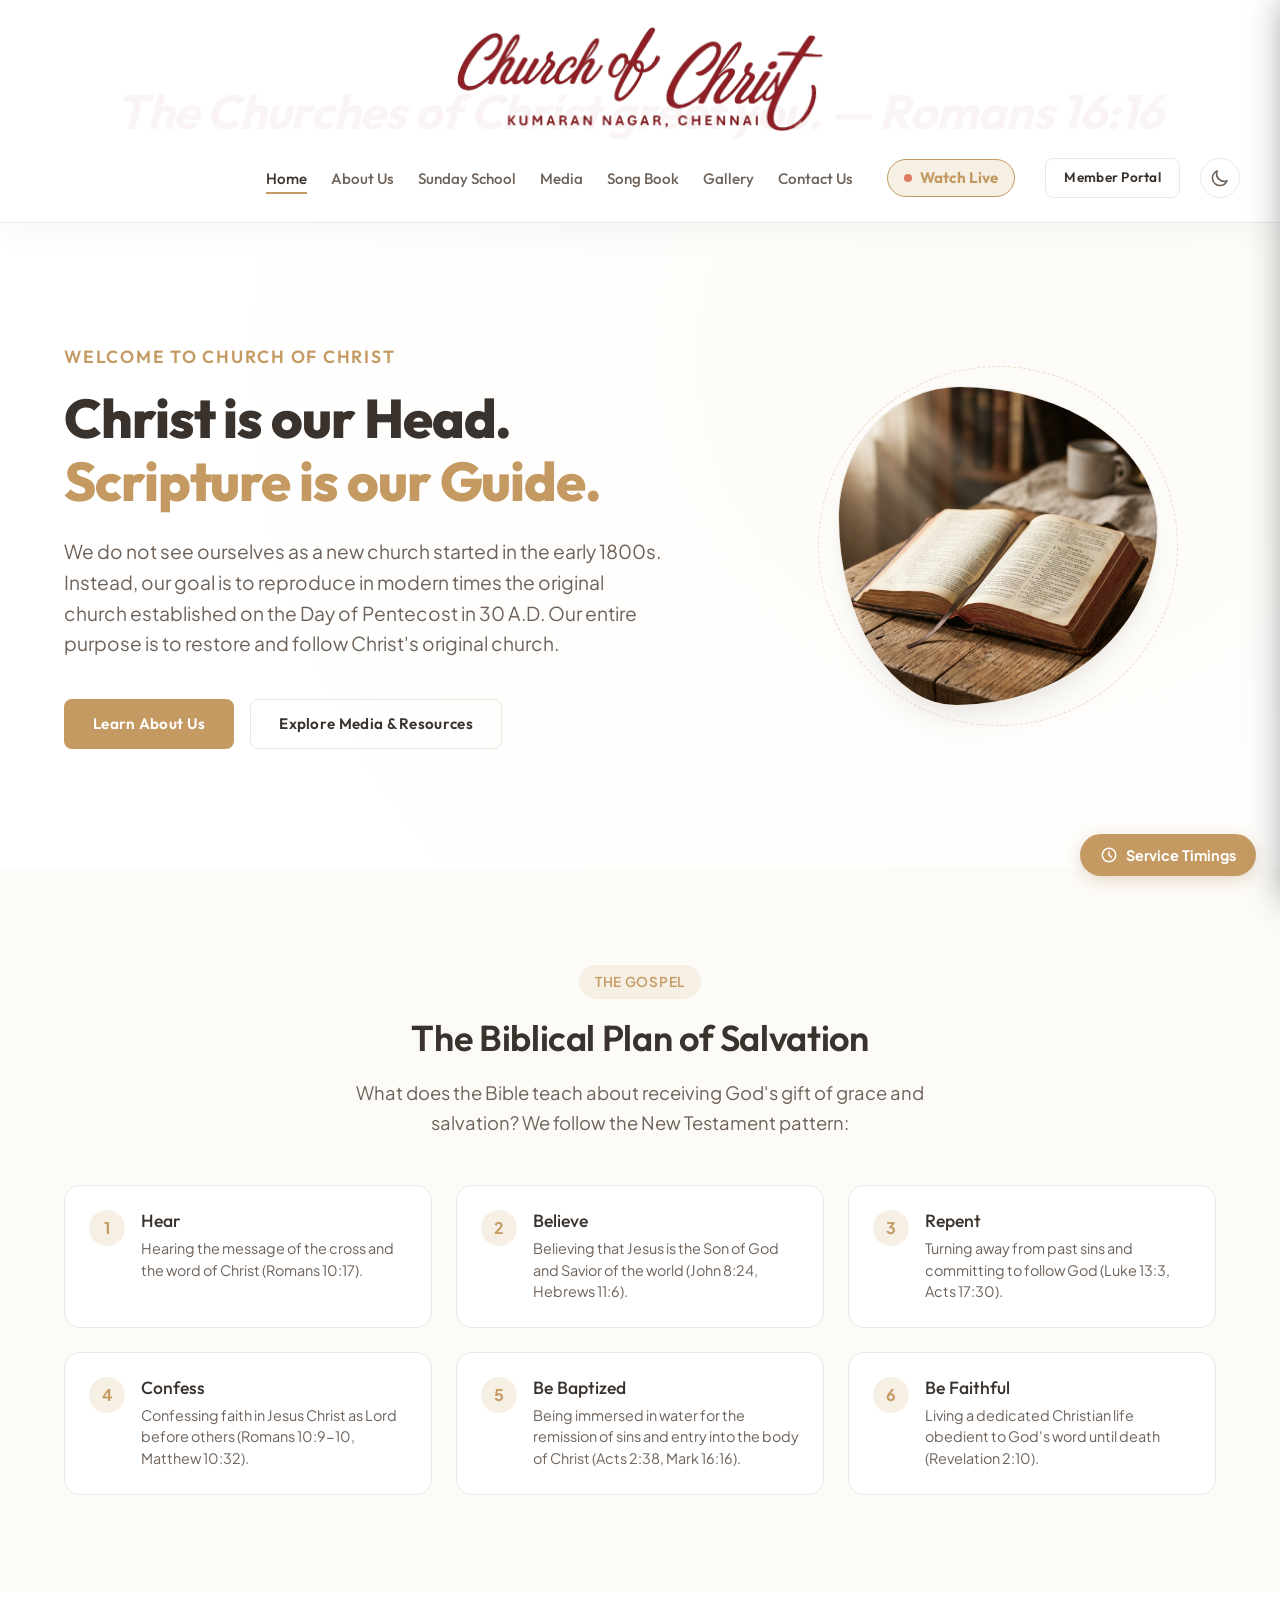
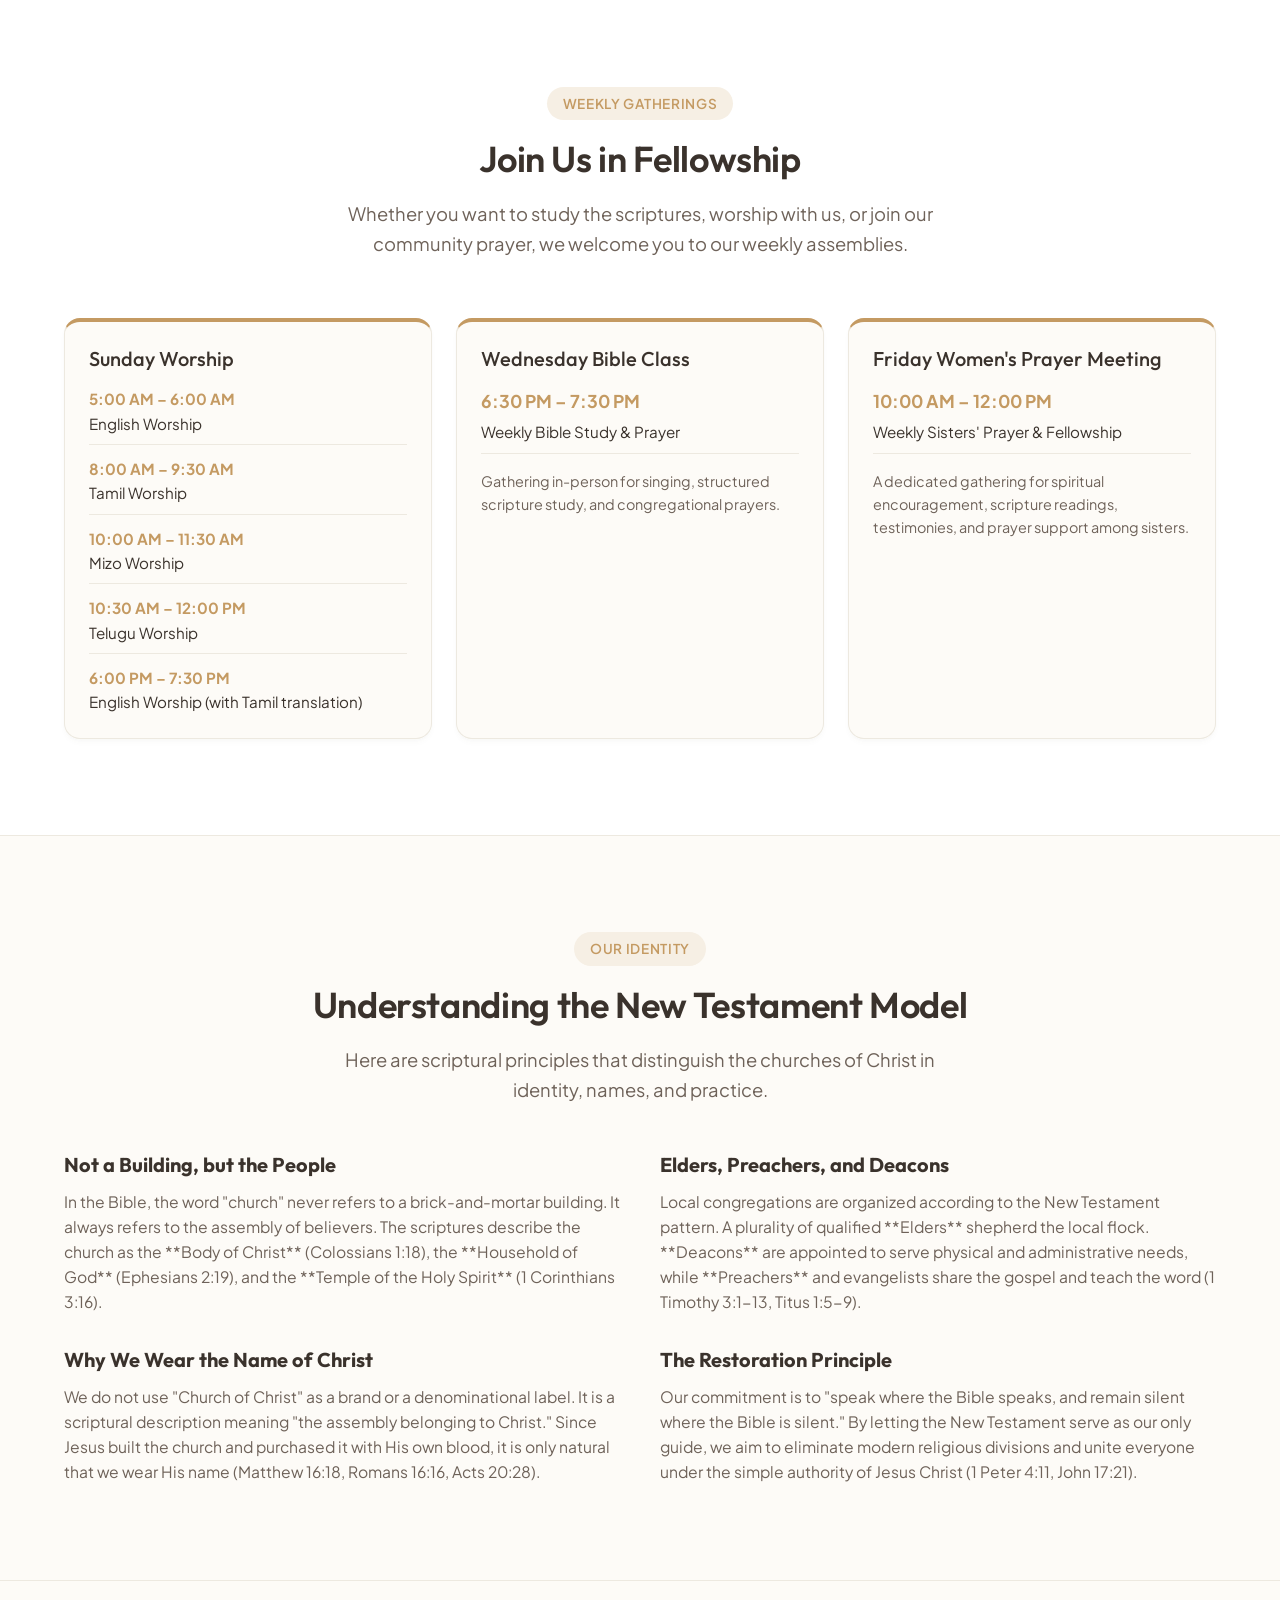
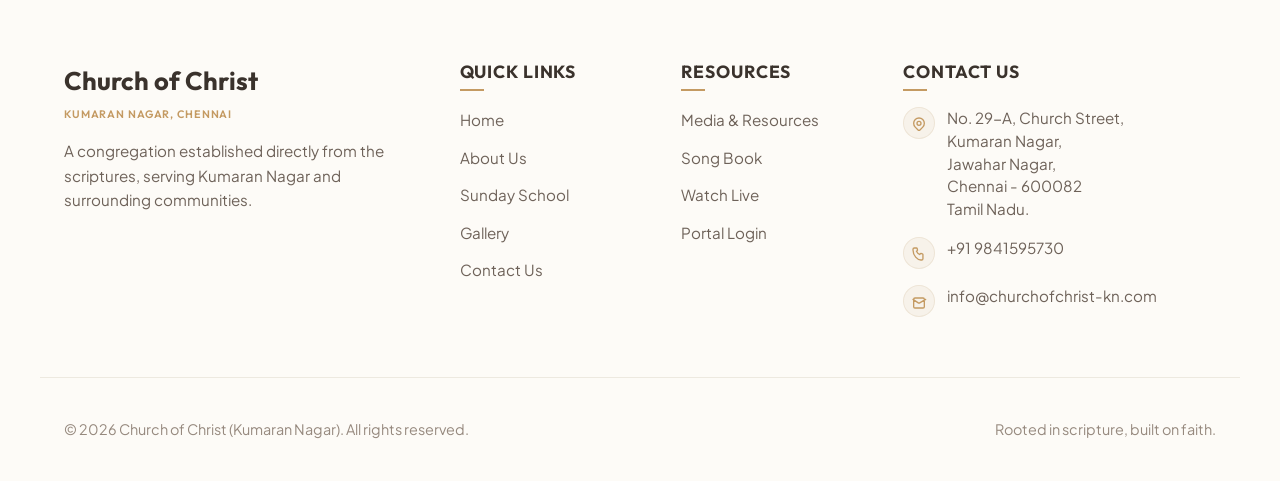
<file: index.html>
<!DOCTYPE html>
<html lang="en">
<head>
  <meta charset="UTF-8">
  <meta name="viewport" content="width=device-width, initial-scale=1.0">
  <title>Church of Christ - Home</title>
  <meta name="description" content="Welcome to the Church of Christ, rooted directly in the scriptures. Join us for worship and fellowship.">
  <link rel="stylesheet" href="css/style.css?v=1.3">
  <script>
    (function() {
      const theme = localStorage.getItem('theme') || 'light';
      if (theme === 'dark') {
        document.documentElement.classList.add('dark-theme');
      }
    })();
  </script>
</head>
<body class="fade-in">

  <!-- GLOBAL HEADER -->
  <header class="header">
    <div class="container nav-container">
      <div class="logo-wrapper">
        <!-- Placeholder space for Logo. Graceful layout balance if removed. -->
        <a href="index.html" class="logo" id="header-logo">
          <div class="logo-img-wrapper">
            <img src="images/Red_NB.png" alt="Church of Christ" class="logo-img">
            <span class="logo-img-tagline">Kumaran Nagar, Chennai</span>
          </div>
        </a>
      </div>
      
      
      
      <ul class="nav-menu">
        <li><a href="index.html" class="nav-link active">Home</a></li>
        <li><a href="about.html" class="nav-link">About Us</a></li>
        <li><a href="sundayschool.html" class="nav-link">Sunday School</a></li>
        <li><a href="media.html" class="nav-link">Media</a></li>
        <li class="nav-item-dropdown">
          <a href="javascript:void(0)" class="nav-link" style="cursor: default;">Song Book</a>
          <ul class="dropdown-menu">
            <li><a href="songbook.html?lang=tamil" class="dropdown-item">Tamil Songs</a></li>
            <li><a href="songbook.html?lang=english" class="dropdown-item">English Songs</a></li>
          </ul>
        </li>
        <li><a href="gallery.html" class="nav-link">Gallery</a></li>
        <li><a href="contact.html" class="nav-link">Contact Us</a></li>
        <li class="mobile-only" style="margin-top: 15px; width: 100%; list-style: none;">
          <button class="theme-toggle-btn mobile-theme-toggle" aria-label="Toggle Theme" style="background: none; border: 1.5px solid var(--border-color); border-radius: 8px; padding: 10px 16px; width: 100%; display: flex; align-items: center; justify-content: center; gap: 12px; cursor: pointer; color: var(--text-primary); font-family: var(--font-headings); font-weight: 500; font-size: 0.95rem;">
            <svg class="theme-icon-moon" fill="none" stroke="currentColor" viewBox="0 0 24 24" xmlns="http://www.w3.org/2000/svg" style="width: 20px; height: 20px;">
              <path stroke-linecap="round" stroke-linejoin="round" stroke-width="2" d="M20.354 15.354A9 9 0 018.646 3.646 9.003 9.003 0 0012 21a9.003 9.003 0 008.354-5.646z"></path>
            </svg>
            <svg class="theme-icon-sun" fill="none" stroke="currentColor" viewBox="0 0 24 24" xmlns="http://www.w3.org/2000/svg" style="display: none; width: 20px; height: 20px;">
              <path stroke-linecap="round" stroke-linejoin="round" stroke-width="2" d="M12 3v1m0 16v1m9-9h-1M4 9H3m15.364-6.364l-.707.707M6.343 17.657l-.707.707m0-12.728l.707.707m12.728 12.728l.707-.707M12 8a4 4 0 100 8 4 4 0 000-8z"></path>
            </svg>
            <span>Theme Mode</span>
          </button>
        </li>
        <li class="nav-live-wrapper" style="margin-left: 10px;"><a href="live.html" class="nav-link nav-link-live"><span class="live-dot-pulse"></span>Watch Live</a></li>
        <li class="nav-btn mobile-only"><a href="login.html" class="btn btn-secondary btn-sm" id="member-portal-nav-btn-mobile">Member Portal</a></li>
      </ul>
      
      <div class="nav-right-area">
        <div class="nav-action desktop-only">
        <a href="login.html" class="btn btn-secondary btn-sm" id="member-portal-nav-btn">Member Portal</a>
      </div>
        <button id="theme-toggle" class="theme-toggle-btn" aria-label="Toggle Theme">
          <svg class="theme-icon-moon" fill="none" stroke="currentColor" viewBox="0 0 24 24" xmlns="http://www.w3.org/2000/svg">
            <path stroke-linecap="round" stroke-linejoin="round" stroke-width="2" d="M20.354 15.354A9 9 0 018.646 3.646 9.003 9.003 0 0012 21a9.003 9.003 0 008.354-5.646z"></path>
          </svg>
          <svg class="theme-icon-sun" fill="none" stroke="currentColor" viewBox="0 0 24 24" xmlns="http://www.w3.org/2000/svg" style="display: none;">
            <path stroke-linecap="round" stroke-linejoin="round" stroke-width="2" d="M12 3v1m0 16v1m9-9h-1M4 9H3m15.364-6.364l-.707.707M6.343 17.657l-.707.707m0-12.728l.707.707m12.728 12.728l.707-.707M12 8a4 4 0 100 8 4 4 0 000-8z"></path>
          </svg>
        </button>
        <button class="mobile-toggle" aria-label="Toggle menu" id="menu-toggle-btn">
        <span></span>
        <span></span>
        <span></span>
      </button>
      </div>
    </div>
  </header>


  <!-- HERO SECTION -->
  <section class="hero">
    <div class="container hero-grid">
      <div class="hero-content">
        <span class="hero-subtitle">Welcome to Church of Christ</span>
        <h1 class="hero-title" style="font-size: clamp(2.2rem, 5vw, 3.4rem); line-height: 1.15; font-family: var(--font-headings); font-weight: 800;">Christ is our Head.<br><span style="color: var(--color-accent);">Scripture is our Guide.</span></h1>
        <p class="hero-description">We do not see ourselves as a new church started in the early 1800s. Instead, our goal is to reproduce in modern times the original church established on the Day of Pentecost in 30 A.D. Our entire purpose is to restore and follow Christ's original church.</p>
        <div class="hero-ctas">
          <a href="about.html" class="btn btn-primary">Learn About Us</a>
          <a href="media.html" class="btn btn-secondary">Explore Media & Resources</a>
        </div>
      </div>
      <div class="hero-graphics">
        <div class="hero-shape-container">
          <div class="hero-shape-base" style="overflow: hidden; display: flex; align-items: center; justify-content: center;">
            <img src="images/hero-worship.png" alt="Open Holy Bible" style="width: 100%; height: 100%; object-fit: cover;">
          </div>
          <div class="hero-shape-ring"></div>
        </div>
      </div>
    </div>
  </section>

    <!-- WHAT WE BELIEVE SECTION (Swapped Plan of Salvation to Home) -->
  <section class="section section-secondary" id="doctrine">
    <div class="container">
      <div class="section-title-wrapper text-center" style="margin-bottom: 48px;">
        <span class="badge">THE GOSPEL</span>
        <h2>The Biblical Plan of Salvation</h2>
        <p style="max-width: 600px; margin: 0 auto; color: var(--text-secondary);">What does the Bible teach about receiving God's gift of grace and salvation? We follow the New Testament pattern:</p>
      </div>

      <div class="grid grid-3" style="gap: 24px;">
        <!-- Step 1 -->
        <div style="background-color: var(--bg-primary); border: 1px solid var(--border-color); border-radius: var(--border-radius-md); padding: 24px; display: flex; gap: 16px; align-items: flex-start;">
          <div style="background-color: var(--color-accent-light); color: var(--color-accent); width: 36px; height: 36px; border-radius: 50%; display: flex; align-items: center; justify-content: center; font-weight: 700; flex-shrink: 0;">1</div>
          <div>
            <h4 style="font-size: 1.1rem; margin-bottom: 6px;">Hear</h4>
            <p style="font-size: 0.9rem; color: var(--text-secondary); line-height: 1.5; margin: 0;">Hearing the message of the cross and the word of Christ (Romans 10:17).</p>
          </div>
        </div>
        <!-- Step 2 -->
        <div style="background-color: var(--bg-primary); border: 1px solid var(--border-color); border-radius: var(--border-radius-md); padding: 24px; display: flex; gap: 16px; align-items: flex-start;">
          <div style="background-color: var(--color-accent-light); color: var(--color-accent); width: 36px; height: 36px; border-radius: 50%; display: flex; align-items: center; justify-content: center; font-weight: 700; flex-shrink: 0;">2</div>
          <div>
            <h4 style="font-size: 1.1rem; margin-bottom: 6px;">Believe</h4>
            <p style="font-size: 0.9rem; color: var(--text-secondary); line-height: 1.5; margin: 0;">Believing that Jesus is the Son of God and Savior of the world (John 8:24, Hebrews 11:6).</p>
          </div>
        </div>
        <!-- Step 3 -->
        <div style="background-color: var(--bg-primary); border: 1px solid var(--border-color); border-radius: var(--border-radius-md); padding: 24px; display: flex; gap: 16px; align-items: flex-start;">
          <div style="background-color: var(--color-accent-light); color: var(--color-accent); width: 36px; height: 36px; border-radius: 50%; display: flex; align-items: center; justify-content: center; font-weight: 700; flex-shrink: 0;">3</div>
          <div>
            <h4 style="font-size: 1.1rem; margin-bottom: 6px;">Repent</h4>
            <p style="font-size: 0.9rem; color: var(--text-secondary); line-height: 1.5; margin: 0;">Turning away from past sins and committing to follow God (Luke 13:3, Acts 17:30).</p>
          </div>
        </div>
        <!-- Step 4 -->
        <div style="background-color: var(--bg-primary); border: 1px solid var(--border-color); border-radius: var(--border-radius-md); padding: 24px; display: flex; gap: 16px; align-items: flex-start;">
          <div style="background-color: var(--color-accent-light); color: var(--color-accent); width: 36px; height: 36px; border-radius: 50%; display: flex; align-items: center; justify-content: center; font-weight: 700; flex-shrink: 0;">4</div>
          <div>
            <h4 style="font-size: 1.1rem; margin-bottom: 6px;">Confess</h4>
            <p style="font-size: 0.9rem; color: var(--text-secondary); line-height: 1.5; margin: 0;">Confessing faith in Jesus Christ as Lord before others (Romans 10:9-10, Matthew 10:32).</p>
          </div>
        </div>
        <!-- Step 5 -->
        <div style="background-color: var(--bg-primary); border: 1px solid var(--border-color); border-radius: var(--border-radius-md); padding: 24px; display: flex; gap: 16px; align-items: flex-start;">
          <div style="background-color: var(--color-accent-light); color: var(--color-accent); width: 36px; height: 36px; border-radius: 50%; display: flex; align-items: center; justify-content: center; font-weight: 700; flex-shrink: 0;">5</div>
          <div>
            <h4 style="font-size: 1.1rem; margin-bottom: 6px;">Be Baptized</h4>
            <p style="font-size: 0.9rem; color: var(--text-secondary); line-height: 1.5; margin: 0;">Being immersed in water for the remission of sins and entry into the body of Christ (Acts 2:38, Mark 16:16).</p>
          </div>
        </div>
        <!-- Step 6 -->
        <div style="background-color: var(--bg-primary); border: 1px solid var(--border-color); border-radius: var(--border-radius-md); padding: 24px; display: flex; gap: 16px; align-items: flex-start;">
          <div style="background-color: var(--color-accent-light); color: var(--color-accent); width: 36px; height: 36px; border-radius: 50%; display: flex; align-items: center; justify-content: center; font-weight: 700; flex-shrink: 0;">6</div>
          <div>
            <h4 style="font-size: 1.1rem; margin-bottom: 6px;">Be Faithful</h4>
            <p style="font-size: 0.9rem; color: var(--text-secondary); line-height: 1.5; margin: 0;">Living a dedicated Christian life obedient to God's word until death (Revelation 2:10).</p>
          </div>
        </div>
      </div>
    </div>
  </section>

  <!-- WEEKLY GATHERINGS SECTION -->
  <section class="section">
    <div class="container">
      <div class="section-title-wrapper text-center">
        <span class="badge">Weekly Gatherings</span>
        <h2>Join Us in Fellowship</h2>
        <p style="max-width: 600px; margin: 0 auto; color: var(--text-secondary);">Whether you want to study the scriptures, worship with us, or join our community prayer, we welcome you to our weekly assemblies.</p>
      </div>

      <div class="grid grid-3" style="margin-top: 40px; align-items: stretch; gap: 24px;">
        <!-- Sunday Worship Tile -->
        <div style="background-color: var(--bg-secondary); border: 1px solid var(--border-color); border-radius: var(--border-radius-md); padding: 24px; border-top: 4px solid var(--color-accent); display: flex; flex-direction: column; gap: 16px; box-shadow: var(--shadow-sm);">
          <h3 style="font-size: 1.25rem; margin-bottom: 0; color: var(--text-primary);">Sunday Worship</h3>
          <ul style="list-style: none; padding: 0; margin: 0; display: flex; flex-direction: column; gap: 12px; font-size: 0.95rem;">
            <li style="padding-bottom: 8px; border-bottom: 1px solid var(--border-color);">
              <span style="display: block; font-weight: 700; color: var(--color-accent);">5:00 AM – 6:00 AM</span>
              <span style="color: var(--text-primary);">English Worship</span>
            </li>
            <li style="padding-bottom: 8px; border-bottom: 1px solid var(--border-color);">
              <span style="display: block; font-weight: 700; color: var(--color-accent);">8:00 AM – 9:30 AM</span>
              <span style="color: var(--text-primary);">Tamil Worship</span>
            </li>
            <li style="padding-bottom: 8px; border-bottom: 1px solid var(--border-color);">
              <span style="display: block; font-weight: 700; color: var(--color-accent);">10:00 AM – 11:30 AM</span>
              <span style="color: var(--text-primary);">Mizo Worship</span>
            </li>
            <li style="padding-bottom: 8px; border-bottom: 1px solid var(--border-color);">
              <span style="display: block; font-weight: 700; color: var(--color-accent);">10:30 AM – 12:00 PM</span>
              <span style="color: var(--text-primary);">Telugu Worship</span>
            </li>
            <li>
              <span style="display: block; font-weight: 700; color: var(--color-accent);">6:00 PM – 7:30 PM</span>
              <span style="color: var(--text-primary);">English Worship (with Tamil translation)</span>
            </li>
          </ul>
        </div>

        <!-- Wednesday Bible Class Tile -->
        <div style="background-color: var(--bg-secondary); border: 1px solid var(--border-color); border-radius: var(--border-radius-md); padding: 24px; border-top: 4px solid var(--color-accent); display: flex; flex-direction: column; gap: 16px; box-shadow: var(--shadow-sm);">
          <h3 style="font-size: 1.25rem; margin-bottom: 0; color: var(--text-primary);">Wednesday Bible Class</h3>
          <div style="padding-bottom: 8px; border-bottom: 1px solid var(--border-color);">
            <span style="display: block; font-weight: 700; color: var(--color-accent); font-size: 1.1rem; margin-bottom: 4px;">6:30 PM – 7:30 PM</span>
            <span style="color: var(--text-primary); font-size: 0.95rem;">Weekly Bible Study & Prayer</span>
          </div>
          <p style="font-size: 0.9rem; line-height: 1.6; color: var(--text-secondary); margin: 0;">Gathering in-person for singing, structured scripture study, and congregational prayers.</p>
        </div>

        <!-- Friday Women's Prayer Meeting Tile -->
        <div style="background-color: var(--bg-secondary); border: 1px solid var(--border-color); border-radius: var(--border-radius-md); padding: 24px; border-top: 4px solid var(--color-accent); display: flex; flex-direction: column; gap: 16px; box-shadow: var(--shadow-sm);">
          <h3 style="font-size: 1.25rem; margin-bottom: 0; color: var(--text-primary);">Friday Women's Prayer Meeting</h3>
          <div style="padding-bottom: 8px; border-bottom: 1px solid var(--border-color);">
            <span style="display: block; font-weight: 700; color: var(--color-accent); font-size: 1.1rem; margin-bottom: 4px;">10:00 AM – 12:00 PM</span>
            <span style="color: var(--text-primary); font-size: 0.95rem;">Weekly Sisters' Prayer & Fellowship</span>
          </div>
          <p style="font-size: 0.9rem; line-height: 1.6; color: var(--text-secondary); margin: 0;">A dedicated gathering for spiritual encouragement, scripture readings, testimonies, and prayer support among sisters.</p>
        </div>
      </div>
    </div>
  </section>

  <!-- BIBLICAL PATTERN SECTION (Added below timings) -->
  <section class="section section-secondary" id="biblical-pattern" style="border-top: 1px solid var(--border-color);">
    <div class="container">
      <div class="section-title-wrapper text-center" style="margin-bottom: 48px;">
        <span class="badge">OUR IDENTITY</span>
        <h2>Understanding the New Testament Model</h2>
        <p style="max-width: 600px; margin: 0 auto; color: var(--text-secondary);">Here are scriptural principles that distinguish the churches of Christ in identity, names, and practice.</p>
      </div>

      <div class="grid grid-2" style="gap: 40px;">
        <!-- Column 1 -->
        <div style="display: flex; flex-direction: column; gap: 32px;">
          <!-- Item A -->
          <div>
            <h3 style="font-size: 1.25rem; color: var(--text-primary); margin-bottom: 12px; font-family: var(--font-headings); font-weight: 700;">Not a Building, but the People</h3>
            <p style="font-size: 0.98rem; line-height: 1.6; color: var(--text-secondary); margin: 0;">
              In the Bible, the word "church" never refers to a brick-and-mortar building. It always refers to the assembly of believers. The scriptures describe the church as the **Body of Christ** (Colossians 1:18), the **Household of God** (Ephesians 2:19), and the **Temple of the Holy Spirit** (1 Corinthians 3:16).
            </p>
          </div>

          <!-- Item B -->
          <div>
            <h3 style="font-size: 1.25rem; color: var(--text-primary); margin-bottom: 12px; font-family: var(--font-headings); font-weight: 700;">Why We Wear the Name of Christ</h3>
            <p style="font-size: 0.98rem; line-height: 1.6; color: var(--text-secondary); margin: 0;">
              We do not use "Church of Christ" as a brand or a denominational label. It is a scriptural description meaning "the assembly belonging to Christ." Since Jesus built the church and purchased it with His own blood, it is only natural that we wear His name (Matthew 16:18, Romans 16:16, Acts 20:28).
            </p>
          </div>
        </div>

        <!-- Column 2 -->
        <div style="display: flex; flex-direction: column; gap: 32px;">
          <!-- Item C -->
          <div>
            <h3 style="font-size: 1.25rem; color: var(--text-primary); margin-bottom: 12px; font-family: var(--font-headings); font-weight: 700;">Elders, Preachers, and Deacons</h3>
            <p style="font-size: 0.98rem; line-height: 1.6; color: var(--text-secondary); margin: 0;">
              Local congregations are organized according to the New Testament pattern. A plurality of qualified **Elders** shepherd the local flock. **Deacons** are appointed to serve physical and administrative needs, while **Preachers** and evangelists share the gospel and teach the word (1 Timothy 3:1-13, Titus 1:5-9).
            </p>
          </div>

          <!-- Item D -->
          <div>
            <h3 style="font-size: 1.25rem; color: var(--text-primary); margin-bottom: 12px; font-family: var(--font-headings); font-weight: 700;">The Restoration Principle</h3>
            <p style="font-size: 0.98rem; line-height: 1.6; color: var(--text-secondary); margin: 0;">
              Our commitment is to "speak where the Bible speaks, and remain silent where the Bible is silent." By letting the New Testament serve as our only guide, we aim to eliminate modern religious divisions and unite everyone under the simple authority of Jesus Christ (1 Peter 4:11, John 17:21).
            </p>
          </div>
        </div>
      </div>
    </div>
  </section>

  <!-- GLOBAL FOOTER -->
  <footer class="footer">
    <div class="container footer-grid">
      <div class="footer-about">
        <a href="index.html" class="footer-logo">
          Church of Christ
          <span class="footer-logo-tagline">Kumaran Nagar, Chennai</span>
        </a>
        <p>A congregation established directly from the scriptures, serving Kumaran Nagar and surrounding communities.</p>
      </div>
      
      <div>
        <h4 class="footer-title">Quick Links</h4>
        <ul class="footer-links">
          <li><a href="index.html">Home</a></li>
          <li><a href="about.html">About Us</a></li>
          <li><a href="sundayschool.html">Sunday School</a></li>
          <li><a href="gallery.html">Gallery</a></li>
          <li><a href="contact.html">Contact Us</a></li>
        </ul>
      </div>

      <div>
        <h4 class="footer-title">Resources</h4>
        <ul class="footer-links">
          <li><a href="media.html">Media & Resources</a></li>
          <li><a href="songbook.html">Song Book</a></li>
          <li><a href="live.html">Watch Live</a></li>
          <li><a href="login.html">Portal Login</a></li>
        </ul>
      </div>

      <div>
        <h4 class="footer-title">Contact Us</h4>
        <ul class="footer-contact-info">
          <li>
            <div class="footer-contact-icon-wrapper">
              <svg fill="none" stroke="currentColor" viewBox="0 0 24 24" xmlns="http://www.w3.org/2000/svg">
                <path stroke-linecap="round" stroke-linejoin="round" stroke-width="2" d="M17.657 16.657L13.414 20.9a1.998 1.998 0 01-2.827 0l-4.244-4.243a8 8 0 1111.314 0z"></path>
                <path stroke-linecap="round" stroke-linejoin="round" stroke-width="2" d="M15 11a3 3 0 11-6 0 3 3 0 016 0z"></path>
              </svg>
            </div>
            <span>No. 29-A, Church Street,<br>Kumaran Nagar,<br>Jawahar Nagar,<br>Chennai - 600082<br>Tamil Nadu.</span>
          </li>
          <li>
            <div class="footer-contact-icon-wrapper">
              <svg fill="none" stroke="currentColor" viewBox="0 0 24 24" xmlns="http://www.w3.org/2000/svg">
                <path stroke-linecap="round" stroke-linejoin="round" stroke-width="2" d="M3 5a2 2 0 012-2h3.28a1 1 0 01.94.725l.548 2.2a1 1 0 01-.321.988l-1.305.98a10.582 10.582 0 004.872 4.872l.98-1.305a1 1 0 01.988-.321l2.2.548a1 1 0 01.725.94V19a2 2 0 01-2 2h-1C9.716 21 3 14.284 3 6V5z"></path>
              </svg>
            </div>
            <span>+91 9841595730</span>
          </li>
          <li>
            <div class="footer-contact-icon-wrapper">
              <svg fill="none" stroke="currentColor" viewBox="0 0 24 24" xmlns="http://www.w3.org/2000/svg">
                <path stroke-linecap="round" stroke-linejoin="round" stroke-width="2" d="M3 8l7.89 5.26a2 2 0 002.22 0L22 8m-2 11a2 2 0 01-2 2H6a2 2 0 01-2-2V8a2 2 0 012-2h12a2 2 0 012 2v11z"></path>
              </svg>
            </div>
            <span>info@churchofchrist-kn.com</span>
          </li>
        </ul>
      </div>
    </div>

    <div class="container footer-bottom">
      <p>&copy; 2026 Church of Christ (Kumaran Nagar). All rights reserved.</p>
      <p>Rooted in scripture, built on faith.</p>
    </div>
  </footer>

    <!-- FLOATING SERVICE TIMINGS WIDGET -->
  <button id="floating-schedule-btn" class="floating-schedule-btn" aria-label="View Service Timings">
    <svg fill="none" stroke="currentColor" viewBox="0 0 24 24" xmlns="http://www.w3.org/2000/svg">
      <path stroke-linecap="round" stroke-linejoin="round" stroke-width="2" d="M12 8v4l3 3m6-3a9 9 0 11-18 0 9 9 0 0118 0z"></path>
    </svg>
    <span>Service Timings</span>
  </button>

  <!-- WIDGET DRAWER BACKDROP -->
  <div id="schedule-drawer-overlay" class="schedule-drawer-overlay"></div>

  <!-- WIDGET DRAWER PANEL -->
  <div id="schedule-drawer" class="schedule-drawer">
    <div class="schedule-drawer-header">
      <h3>Service Timings</h3>
      <button id="schedule-drawer-close" class="schedule-drawer-close" aria-label="Close Panel">&times;</button>
    </div>
    <div class="schedule-drawer-body">
      <!-- Sunday Worship -->
      <div class="schedule-drawer-group">
        <h4>Sunday Worship</h4>
        <div class="schedule-drawer-item">
          <span class="time">5:00 AM – 6:00 AM</span>
          <span class="desc">English Worship</span>
        </div>
        <div class="schedule-drawer-item">
          <span class="time">8:00 AM – 9:30 AM</span>
          <span class="desc">Tamil Worship</span>
        </div>
        <div class="schedule-drawer-item">
          <span class="time">10:00 AM – 11:30 AM</span>
          <span class="desc">Mizo Worship</span>
        </div>
        <div class="schedule-drawer-item">
          <span class="time">10:30 AM – 12:00 PM</span>
          <span class="desc">Telugu Worship</span>
        </div>
        <div class="schedule-drawer-item">
          <span class="time">6:00 PM – 7:30 PM</span>
          <span class="desc">English Worship (with Tamil translation)</span>
        </div>
      </div>

      <!-- Wednesday -->
      <div class="schedule-drawer-group">
        <h4>Wednesday Bible Class</h4>
        <div class="schedule-drawer-item">
          <span class="time">6:30 PM – 7:30 PM</span>
          <span class="desc">Weekly Bible Study & Prayer</span>
        </div>
      </div>

      <!-- Friday -->
      <div class="schedule-drawer-group">
        <h4>Friday Prayer Meeting</h4>
        <div class="schedule-drawer-item">
          <span class="time">10:00 AM – 12:00 PM</span>
          <span class="desc">Women's Prayer Meeting</span>
        </div>
      </div>
    </div>
  </div>

  <script>
    document.addEventListener('DOMContentLoaded', function() {
      const btn = document.getElementById('floating-schedule-btn');
      const drawer = document.getElementById('schedule-drawer');
      const overlay = document.getElementById('schedule-drawer-overlay');
      const closeBtn = document.getElementById('schedule-drawer-close');

      function openDrawer() {
        if (drawer) drawer.classList.add('open');
        if (overlay) overlay.classList.add('active');
        document.body.style.overflow = 'hidden';
      }

      function closeDrawer() {
        if (drawer) drawer.classList.remove('open');
        if (overlay) overlay.classList.remove('active');
        document.body.style.overflow = '';
      }

      if (btn && drawer && overlay && closeBtn) {
        btn.addEventListener('click', openDrawer);
        closeBtn.addEventListener('click', closeDrawer);
        overlay.addEventListener('click', closeDrawer);
      }
    });
  </script>


  <script src="js/main.js?v=1.3"></script>
</body>
</html>
</file>
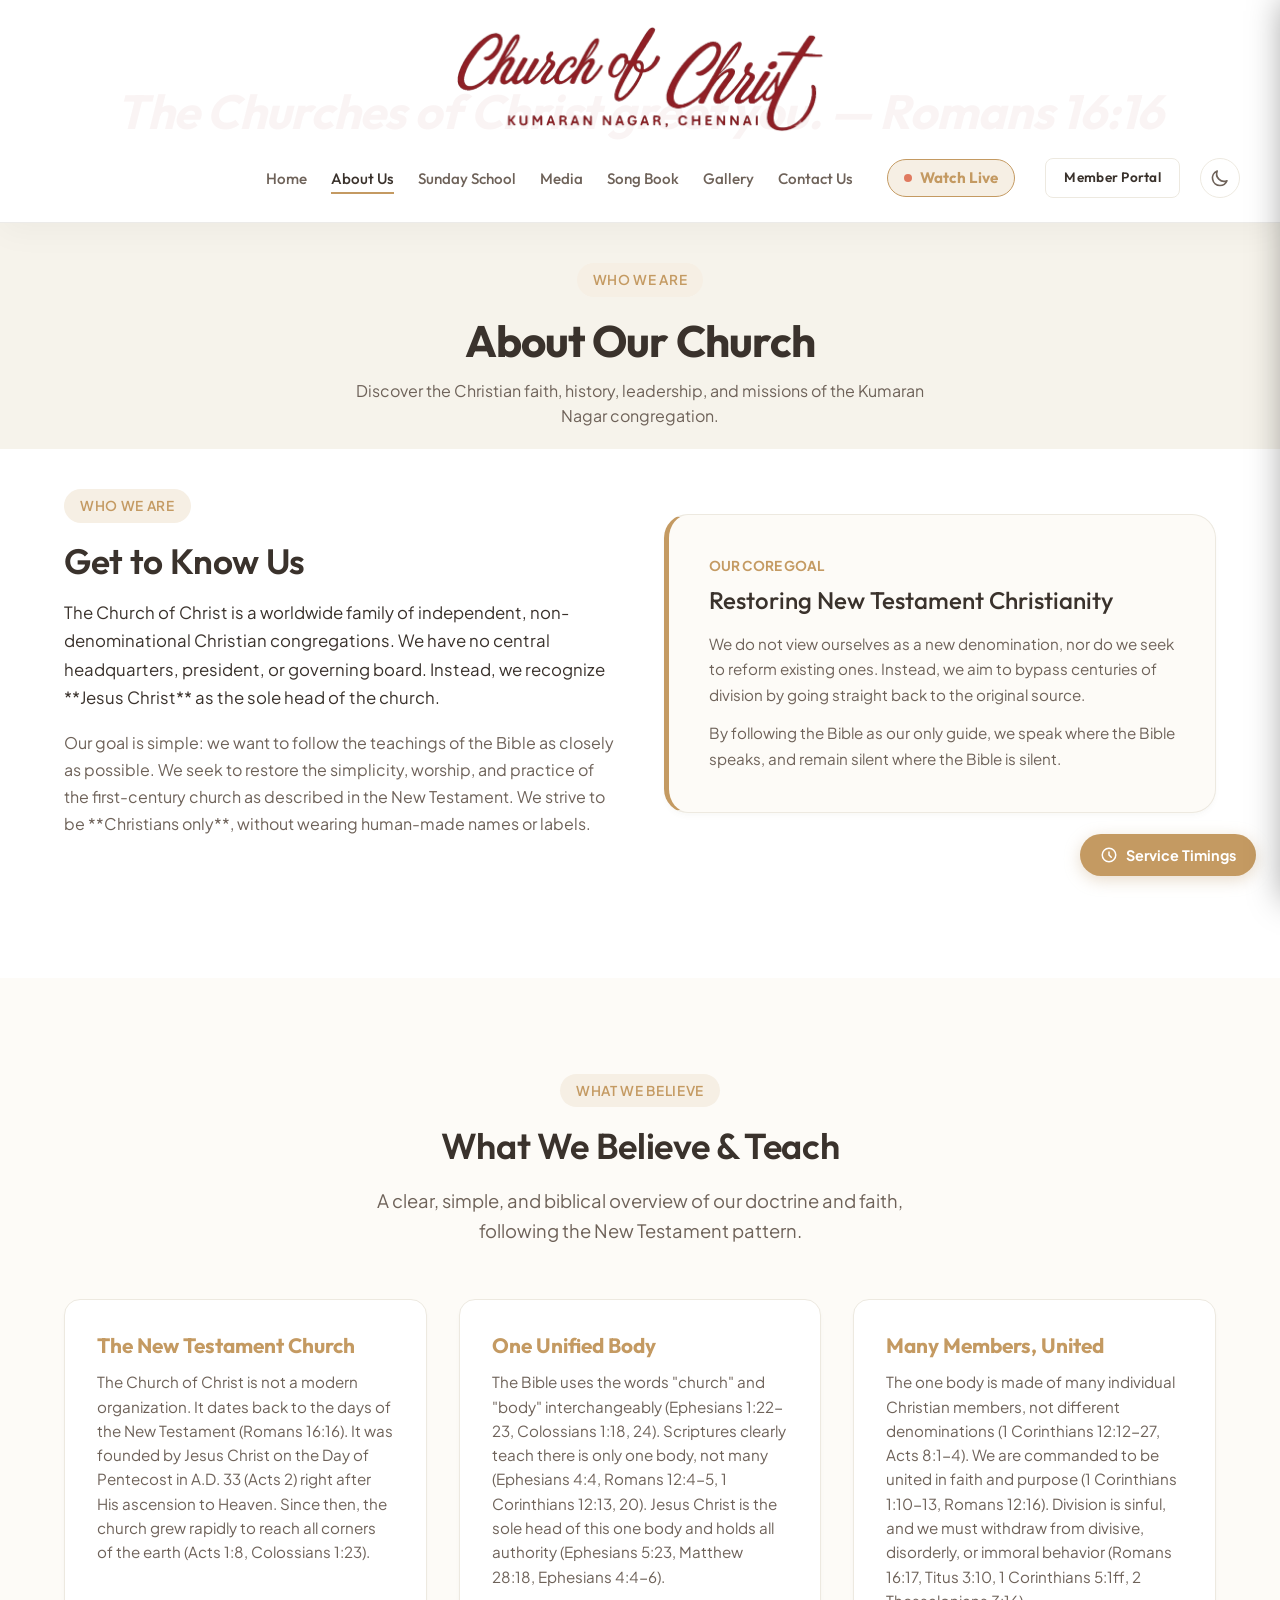
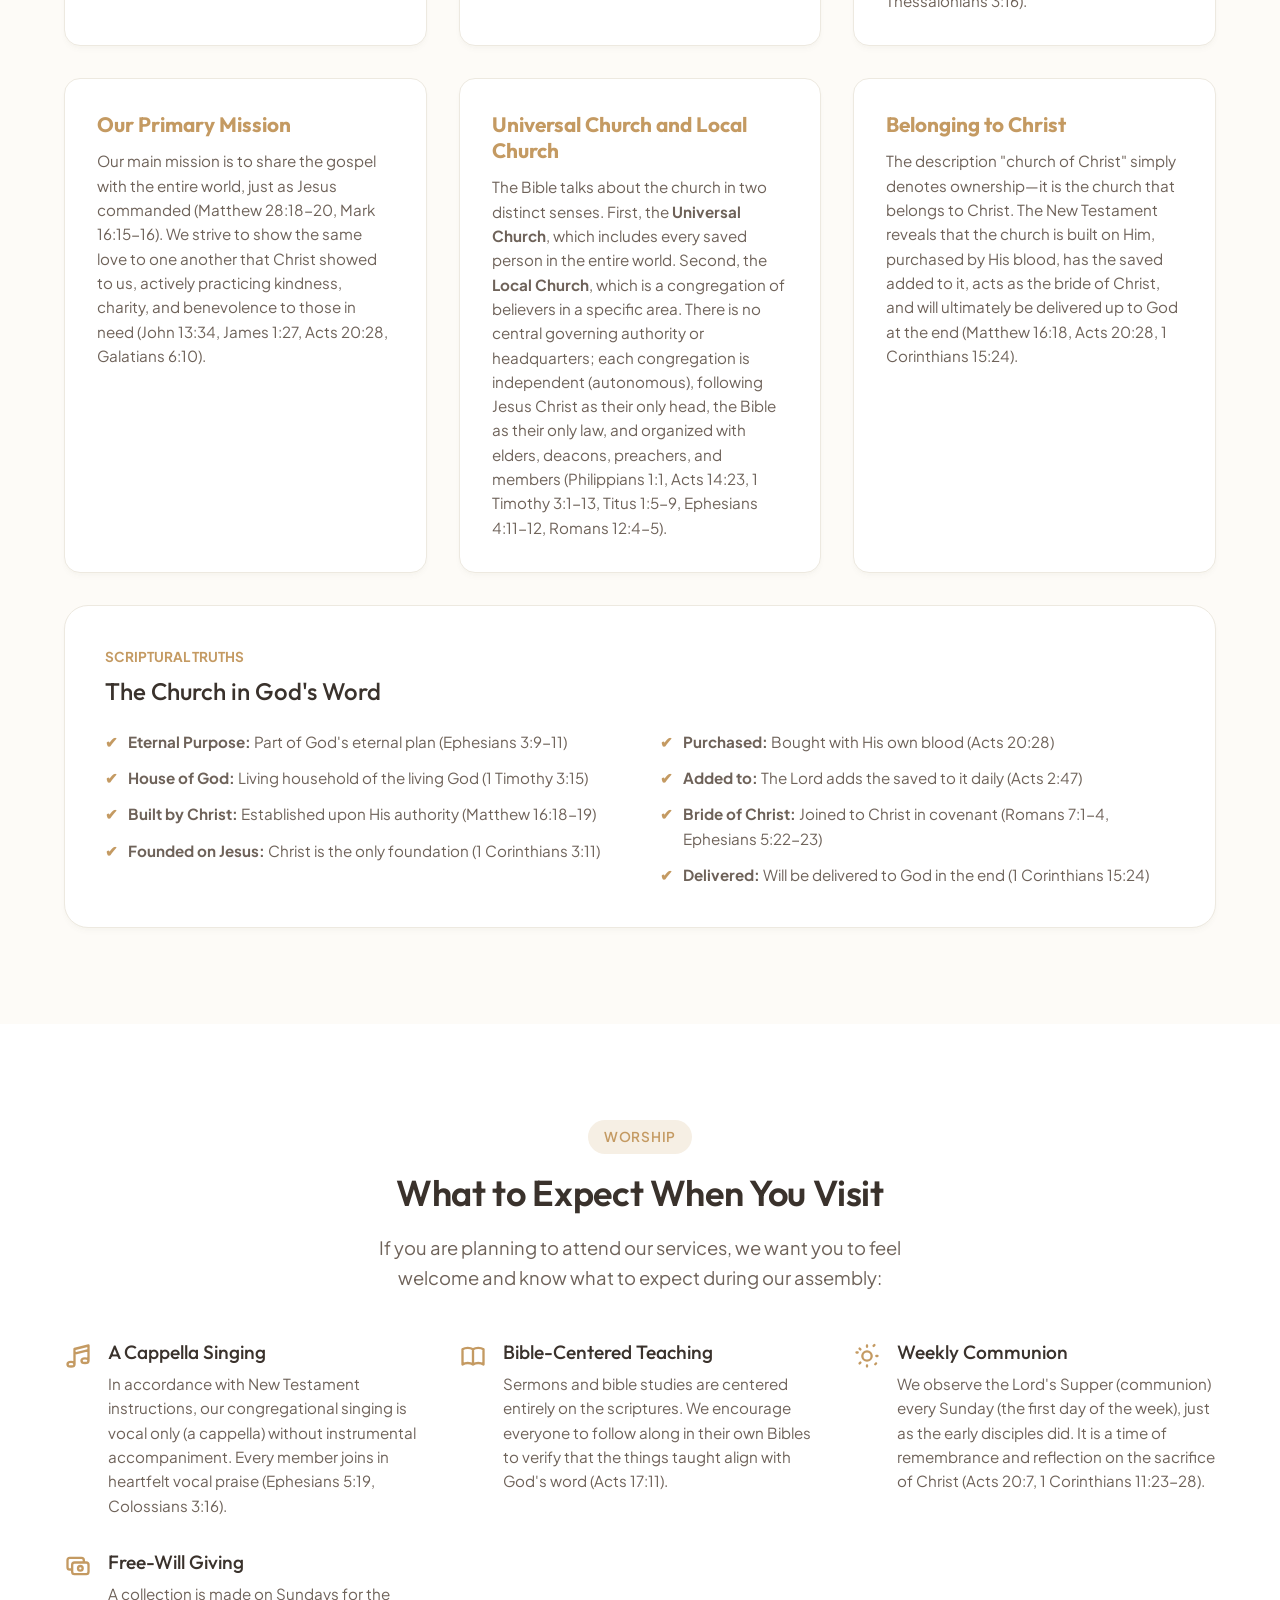
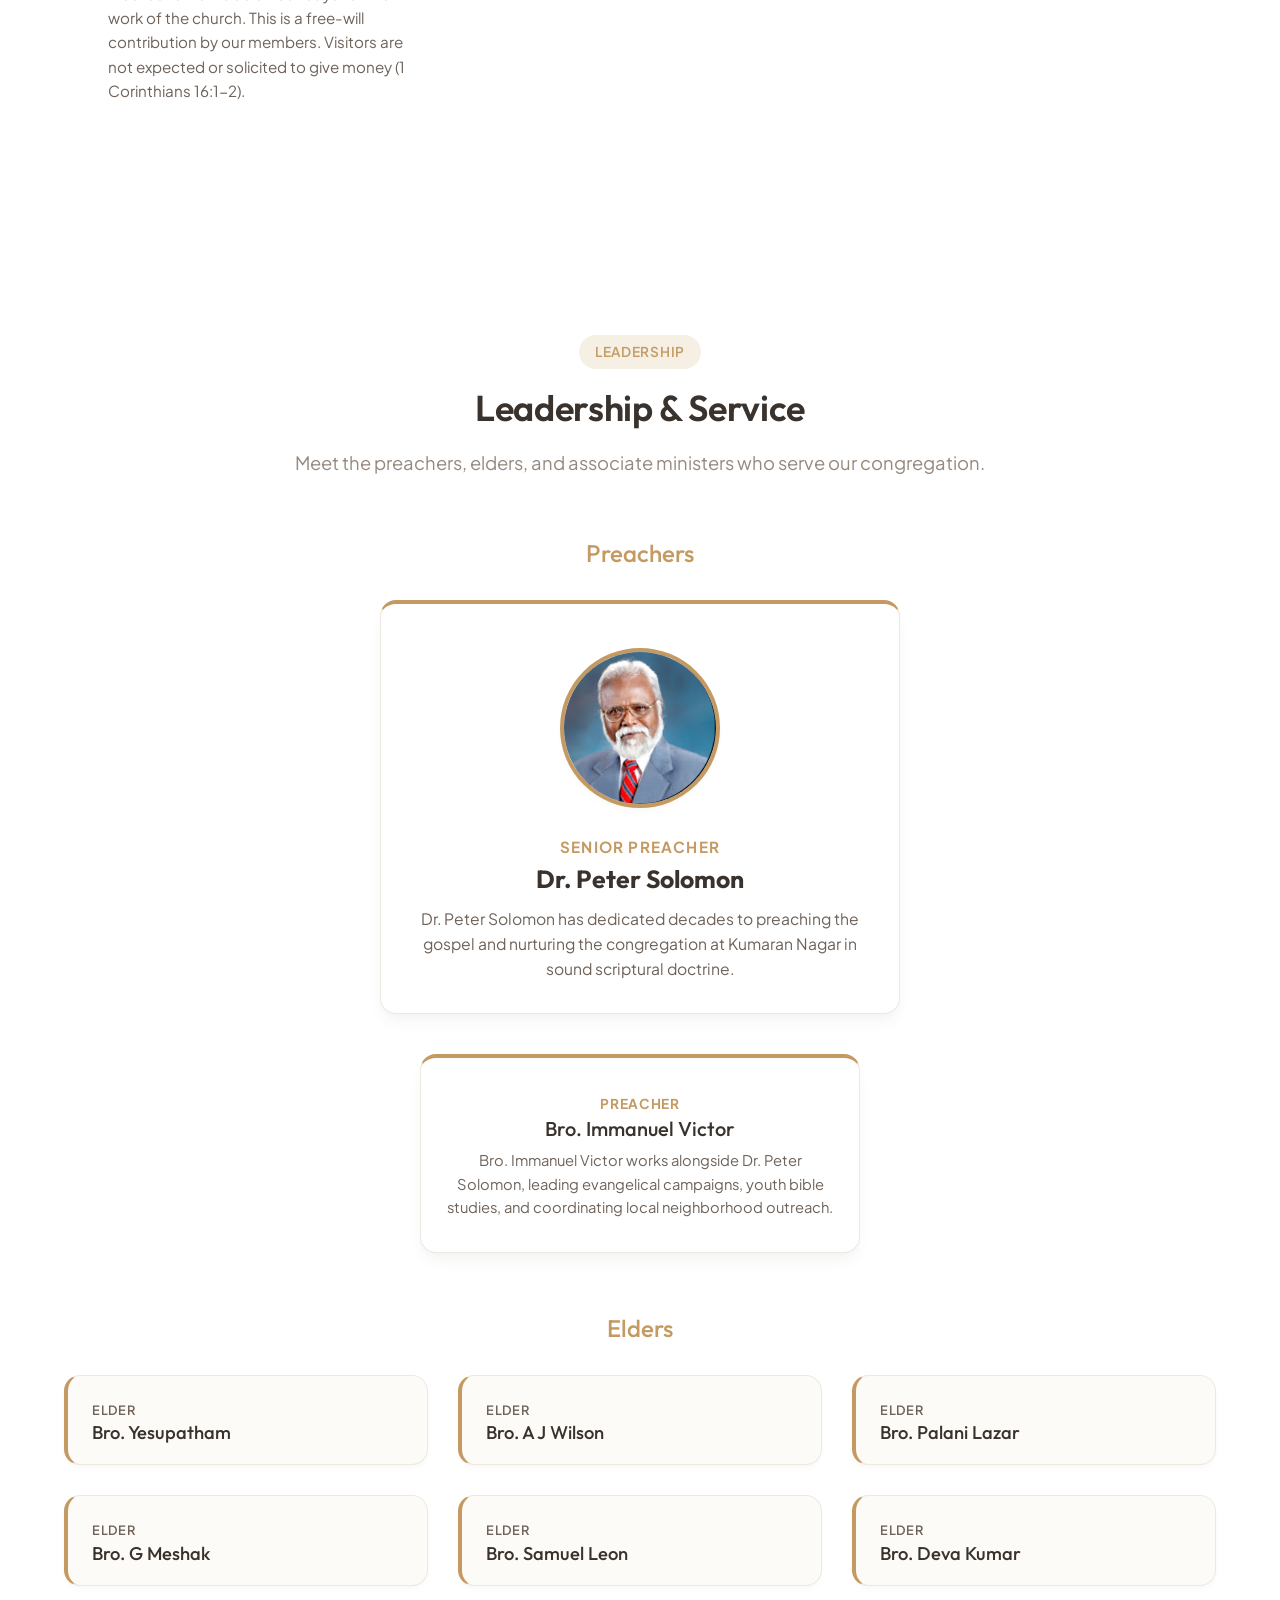
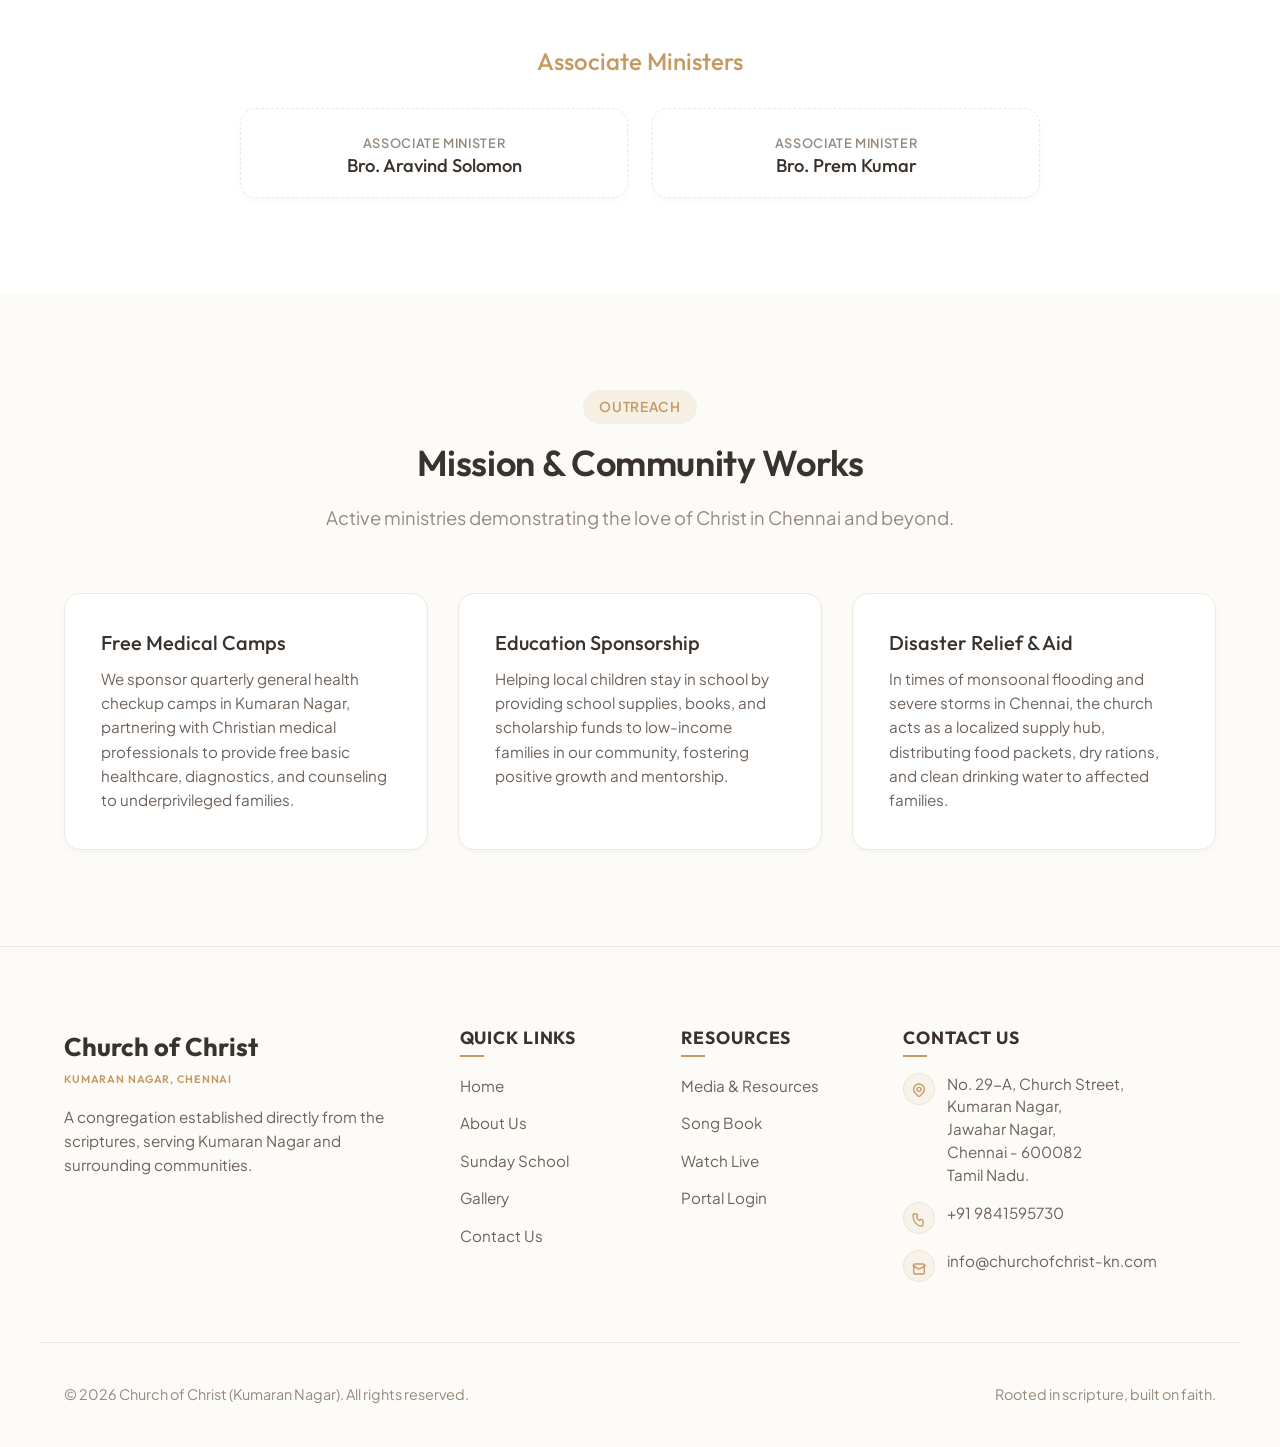
<file: about.html>
<!DOCTYPE html>
<html lang="en">
<head>
  <meta charset="UTF-8">
  <meta name="viewport" content="width=device-width, initial-scale=1.0">
  <title>Church of Christ - About Us</title>
  <meta name="description" content="Learn about our faith, doctrine, history, mentors, and local mission works at Church of Christ in Kumaran Nagar.">
  <link rel="stylesheet" href="css/style.css?v=1.3">
  <script>
    (function() {
      const theme = localStorage.getItem('theme') || 'light';
      if (theme === 'dark') {
        document.documentElement.classList.add('dark-theme');
      }
    })();
  </script>
</head>
<body class="fade-in">

  <!-- GLOBAL HEADER -->
  <header class="header">
    <div class="container nav-container">
      <div class="logo-wrapper">
        <a href="index.html" class="logo" id="header-logo">
          <div class="logo-img-wrapper">
            <img src="images/Red_NB.png" alt="Church of Christ" class="logo-img">
            <span class="logo-img-tagline">Kumaran Nagar, Chennai</span>
          </div>
        </a>
      </div>
      
      
      
      <ul class="nav-menu">
        <li><a href="index.html" class="nav-link">Home</a></li>
        <li><a href="about.html" class="nav-link active">About Us</a></li>
        <li><a href="sundayschool.html" class="nav-link">Sunday School</a></li>
        <li><a href="media.html" class="nav-link">Media</a></li>
        <li class="nav-item-dropdown">
          <a href="javascript:void(0)" class="nav-link" style="cursor: default;">Song Book</a>
          <ul class="dropdown-menu">
            <li><a href="songbook.html?lang=tamil" class="dropdown-item">Tamil Songs</a></li>
            <li><a href="songbook.html?lang=english" class="dropdown-item">English Songs</a></li>
          </ul>
        </li>
        <li><a href="gallery.html" class="nav-link">Gallery</a></li>
        <li><a href="contact.html" class="nav-link">Contact Us</a></li>
        <li class="mobile-only" style="margin-top: 15px; width: 100%; list-style: none;">
          <button class="theme-toggle-btn mobile-theme-toggle" aria-label="Toggle Theme" style="background: none; border: 1.5px solid var(--border-color); border-radius: 8px; padding: 10px 16px; width: 100%; display: flex; align-items: center; justify-content: center; gap: 12px; cursor: pointer; color: var(--text-primary); font-family: var(--font-headings); font-weight: 500; font-size: 0.95rem;">
            <svg class="theme-icon-moon" fill="none" stroke="currentColor" viewBox="0 0 24 24" xmlns="http://www.w3.org/2000/svg" style="width: 20px; height: 20px;">
              <path stroke-linecap="round" stroke-linejoin="round" stroke-width="2" d="M20.354 15.354A9 9 0 018.646 3.646 9.003 9.003 0 0012 21a9.003 9.003 0 008.354-5.646z"></path>
            </svg>
            <svg class="theme-icon-sun" fill="none" stroke="currentColor" viewBox="0 0 24 24" xmlns="http://www.w3.org/2000/svg" style="display: none; width: 20px; height: 20px;">
              <path stroke-linecap="round" stroke-linejoin="round" stroke-width="2" d="M12 3v1m0 16v1m9-9h-1M4 9H3m15.364-6.364l-.707.707M6.343 17.657l-.707.707m0-12.728l.707.707m12.728 12.728l.707-.707M12 8a4 4 0 100 8 4 4 0 000-8z"></path>
            </svg>
            <span>Theme Mode</span>
          </button>
        </li>
        <li class="nav-live-wrapper" style="margin-left: 10px;"><a href="live.html" class="nav-link nav-link-live"><span class="live-dot-pulse"></span>Watch Live</a></li>
        <li class="nav-btn mobile-only"><a href="login.html" class="btn btn-secondary btn-sm" id="member-portal-nav-btn-mobile">Member Portal</a></li>
      </ul>
      
      <div class="nav-right-area">
        <div class="nav-action desktop-only">
        <a href="login.html" class="btn btn-secondary btn-sm" id="member-portal-nav-btn">Member Portal</a>
      </div>
        <button id="theme-toggle" class="theme-toggle-btn" aria-label="Toggle Theme">
          <svg class="theme-icon-moon" fill="none" stroke="currentColor" viewBox="0 0 24 24" xmlns="http://www.w3.org/2000/svg">
            <path stroke-linecap="round" stroke-linejoin="round" stroke-width="2" d="M20.354 15.354A9 9 0 018.646 3.646 9.003 9.003 0 0012 21a9.003 9.003 0 008.354-5.646z"></path>
          </svg>
          <svg class="theme-icon-sun" fill="none" stroke="currentColor" viewBox="0 0 24 24" xmlns="http://www.w3.org/2000/svg" style="display: none;">
            <path stroke-linecap="round" stroke-linejoin="round" stroke-width="2" d="M12 3v1m0 16v1m9-9h-1M4 9H3m15.364-6.364l-.707.707M6.343 17.657l-.707.707m0-12.728l.707.707m12.728 12.728l.707-.707M12 8a4 4 0 100 8 4 4 0 000-8z"></path>
          </svg>
        </button>
        <button class="mobile-toggle" aria-label="Toggle menu" id="menu-toggle-btn">
        <span></span>
        <span></span>
        <span></span>
      </button>
      </div>
    </div>
  </header>

  <!-- PAGE HEADER -->
  <section class="section section-tertiary" style="padding: 40px 0 20px 0; text-align: center;">
    <div class="container">
      <span class="badge">Who We Are</span>
      <h1 style="margin-bottom: 10px;">About Our Church</h1>
      <p style="max-width: 600px; margin: 0 auto; color: var(--text-secondary);">Discover the Christian faith, history, leadership, and missions of the Kumaran Nagar congregation.</p>
    </div>
  </section>

  <!-- WHO WE ARE & RESTORATION BASIS -->
  <section class="section" id="doctrine" style="padding: 40px 0 80px 0;">
    <div class="container">
      <div class="grid grid-2" style="align-items: center; gap: 48px; margin-bottom: 60px;">
        <div>
          <span class="badge">Who We Are</span>
          <h2 style="font-size: 2.2rem; margin-bottom: 16px;">Get to Know Us</h2>
          <p style="font-size: 1.05rem; line-height: 1.7; color: var(--text-primary); margin-bottom: 16px;">
            The Church of Christ is a worldwide family of independent, non-denominational Christian congregations. We have no central headquarters, president, or governing board. Instead, we recognize **Jesus Christ** as the sole head of the church.
          </p>
          <p style="font-size: 1rem; line-height: 1.7; color: var(--text-secondary);">
            Our goal is simple: we want to follow the teachings of the Bible as closely as possible. We seek to restore the simplicity, worship, and practice of the first-century church as described in the New Testament. We strive to be **Christians only**, without wearing human-made names or labels.
          </p>
        </div>
        
        <div style="background-color: var(--bg-secondary); border: 1px solid var(--border-color); border-radius: var(--border-radius-lg); padding: 40px; border-left: 5px solid var(--color-accent); box-shadow: var(--shadow-sm);">
          <span style="font-size: 0.85rem; font-weight: 700; text-transform: uppercase; color: var(--color-accent); display: block; margin-bottom: 8px;">Our Core Goal</span>
          <h3 style="font-size: 1.5rem; margin-bottom: 16px;">Restoring New Testament Christianity</h3>
          <p style="font-size: 0.95rem; line-height: 1.7; color: var(--text-secondary); margin-bottom: 12px;">
            We do not view ourselves as a new denomination, nor do we seek to reform existing ones. Instead, we aim to bypass centuries of division by going straight back to the original source.
          </p>
          <p style="font-size: 0.95rem; line-height: 1.7; color: var(--text-secondary);">
            By following the Bible as our only guide, we speak where the Bible speaks, and remain silent where the Bible is silent.
          </p>
        </div>
      </div>
    </div>
  </section>

    <!-- THE GOSPEL SECTION (Swapped What We Believe Content to About Page) -->
  <section class="section section-secondary" id="salvation">
    <div class="container">
      <div class="section-title-wrapper text-center" style="margin-bottom: 54px;">
        <span class="badge">WHAT WE BELIEVE</span>
        <h2>What We Believe & Teach</h2>
        <p style="max-width: 600px; margin: 0 auto; color: var(--text-secondary);">A clear, simple, and biblical overview of our doctrine and faith, following the New Testament pattern.</p>
      </div>

      <div class="grid grid-3" style="gap: 32px; margin-bottom: 32px;">
        <!-- Card 1: The Church Origin -->
        <div class="card" style="padding: 32px; display: flex; flex-direction: column; justify-content: flex-start; height: 100%;">
          <h3 style="font-size: 1.3rem; margin-bottom: 12px; font-family: var(--font-headings); color: var(--color-accent); font-weight: 700;">The New Testament Church</h3>
          <p style="font-size: 0.95rem; line-height: 1.6; color: var(--text-secondary); margin: 0;">
            The Church of Christ is not a modern organization. It dates back to the days of the New Testament (Romans 16:16). It was founded by Jesus Christ on the Day of Pentecost in A.D. 33 (Acts 2) right after His ascension to Heaven. Since then, the church grew rapidly to reach all corners of the earth (Acts 1:8, Colossians 1:23).
          </p>
        </div>

        <!-- Card 2: One Body -->
        <div class="card" style="padding: 32px; display: flex; flex-direction: column; justify-content: flex-start; height: 100%;">
          <h3 style="font-size: 1.3rem; margin-bottom: 12px; font-family: var(--font-headings); color: var(--color-accent); font-weight: 700;">One Unified Body</h3>
          <p style="font-size: 0.95rem; line-height: 1.6; color: var(--text-secondary); margin: 0;">
            The Bible uses the words "church" and "body" interchangeably (Ephesians 1:22-23, Colossians 1:18, 24). Scriptures clearly teach there is only one body, not many (Ephesians 4:4, Romans 12:4-5, 1 Corinthians 12:13, 20). Jesus Christ is the sole head of this one body and holds all authority (Ephesians 5:23, Matthew 28:18, Ephesians 4:4-6).
          </p>
        </div>

        <!-- Card 3: Many Members -->
        <div class="card" style="padding: 32px; display: flex; flex-direction: column; justify-content: flex-start; height: 100%;">
          <h3 style="font-size: 1.3rem; margin-bottom: 12px; font-family: var(--font-headings); color: var(--color-accent); font-weight: 700;">Many Members, United</h3>
          <p style="font-size: 0.95rem; line-height: 1.6; color: var(--text-secondary); margin: 0;">
            The one body is made of many individual Christian members, not different denominations (1 Corinthians 12:12-27, Acts 8:1-4). We are commanded to be united in faith and purpose (1 Corinthians 1:10-13, Romans 12:16). Division is sinful, and we must withdraw from divisive, disorderly, or immoral behavior (Romans 16:17, Titus 3:10, 1 Corinthians 5:1ff, 2 Thessalonians 3:16).
          </p>
        </div>

        <!-- Card 4: Our Mission -->
        <div class="card" style="padding: 32px; display: flex; flex-direction: column; justify-content: flex-start; height: 100%;">
          <h3 style="font-size: 1.3rem; margin-bottom: 12px; font-family: var(--font-headings); color: var(--color-accent); font-weight: 700;">Our Primary Mission</h3>
          <p style="font-size: 0.95rem; line-height: 1.6; color: var(--text-secondary); margin: 0;">
            Our main mission is to share the gospel with the entire world, just as Jesus commanded (Matthew 28:18-20, Mark 16:15-16). We strive to show the same love to one another that Christ showed to us, actively practicing kindness, charity, and benevolence to those in need (John 13:34, James 1:27, Acts 20:28, Galatians 6:10).
          </p>
        </div>

        <!-- Card 5: Universal Church and Local Church -->
        <div class="card" style="padding: 32px; display: flex; flex-direction: column; justify-content: flex-start; height: 100%;">
          <h3 style="font-size: 1.3rem; margin-bottom: 12px; font-family: var(--font-headings); color: var(--color-accent); font-weight: 700;">Universal Church and Local Church</h3>
          <p style="font-size: 0.95rem; line-height: 1.6; color: var(--text-secondary); margin: 0;">
            The Bible talks about the church in two distinct senses. First, the <strong>Universal Church</strong>, which includes every saved person in the entire world. Second, the <strong>Local Church</strong>, which is a congregation of believers in a specific area. There is no central governing authority or headquarters; each congregation is independent (autonomous), following Jesus Christ as their only head, the Bible as their only law, and organized with elders, deacons, preachers, and members (Philippians 1:1, Acts 14:23, 1 Timothy 3:1-13, Titus 1:5-9, Ephesians 4:11-12, Romans 12:4-5).
          </p>
        </div>

        <!-- Card 6: Ownership -->
        <div class="card" style="padding: 32px; display: flex; flex-direction: column; justify-content: flex-start; height: 100%;">
          <h3 style="font-size: 1.3rem; margin-bottom: 12px; font-family: var(--font-headings); color: var(--color-accent); font-weight: 700;">Belonging to Christ</h3>
          <p style="font-size: 0.95rem; line-height: 1.6; color: var(--text-secondary); margin: 0;">
            The description "church of Christ" simply denotes ownership—it is the church that belongs to Christ. The New Testament reveals that the church is built on Him, purchased by His blood, has the saved added to it, acts as the bride of Christ, and will ultimately be delivered up to God at the end (Matthew 16:18, Acts 20:28, 1 Corinthians 15:24).
          </p>
        </div>
      </div>

      <!-- Scriptural Descriptions List -->
      <div style="background-color: var(--bg-primary); border: 1px solid var(--border-color); border-radius: var(--border-radius-lg); padding: 40px; box-shadow: var(--shadow-sm);">
        <span style="font-size: 0.85rem; font-weight: 700; text-transform: uppercase; color: var(--color-accent); display: block; margin-bottom: 8px;">Scriptural Truths</span>
        <h3 style="font-size: 1.5rem; margin-bottom: 24px;">The Church in God's Word</h3>
        <div class="grid grid-2" style="gap: 16px 40px;">
          <ul style="list-style: none; padding: 0; margin: 0; display: flex; flex-direction: column; gap: 12px; font-size: 0.95rem; color: var(--text-secondary);">
            <li style="display: flex; gap: 10px; align-items: flex-start;">
              <span style="color: var(--color-accent); font-weight: bold;">✔</span>
              <span><strong>Eternal Purpose:</strong> Part of God's eternal plan (Ephesians 3:9-11)</span>
            </li>
            <li style="display: flex; gap: 10px; align-items: flex-start;">
              <span style="color: var(--color-accent); font-weight: bold;">✔</span>
              <span><strong>House of God:</strong> Living household of the living God (1 Timothy 3:15)</span>
            </li>
            <li style="display: flex; gap: 10px; align-items: flex-start;">
              <span style="color: var(--color-accent); font-weight: bold;">✔</span>
              <span><strong>Built by Christ:</strong> Established upon His authority (Matthew 16:18-19)</span>
            </li>
            <li style="display: flex; gap: 10px; align-items: flex-start;">
              <span style="color: var(--color-accent); font-weight: bold;">✔</span>
              <span><strong>Founded on Jesus:</strong> Christ is the only foundation (1 Corinthians 3:11)</span>
            </li>
          </ul>
          <ul style="list-style: none; padding: 0; margin: 0; display: flex; flex-direction: column; gap: 12px; font-size: 0.95rem; color: var(--text-secondary);">
            <li style="display: flex; gap: 10px; align-items: flex-start;">
              <span style="color: var(--color-accent); font-weight: bold;">✔</span>
              <span><strong>Purchased:</strong> Bought with His own blood (Acts 20:28)</span>
            </li>
            <li style="display: flex; gap: 10px; align-items: flex-start;">
              <span style="color: var(--color-accent); font-weight: bold;">✔</span>
              <span><strong>Added to:</strong> The Lord adds the saved to it daily (Acts 2:47)</span>
            </li>
            <li style="display: flex; gap: 10px; align-items: flex-start;">
              <span style="color: var(--color-accent); font-weight: bold;">✔</span>
              <span><strong>Bride of Christ:</strong> Joined to Christ in covenant (Romans 7:1-4, Ephesians 5:22-23)</span>
            </li>
            <li style="display: flex; gap: 10px; align-items: flex-start;">
              <span style="color: var(--color-accent); font-weight: bold;">✔</span>
              <span><strong>Delivered:</strong> Will be delivered to God in the end (1 Corinthians 15:24)</span>
            </li>
          </ul>
        </div>
      </div>
    </div>
  </section>

  <!-- WHAT TO EXPECT IN WORSHIP -->
  <section class="section" id="worship-expectations">
    <div class="container">
      <div class="section-title-wrapper text-center" style="margin-bottom: 48px;">
        <span class="badge">Worship</span>
        <h2>What to Expect When You Visit</h2>
        <p style="max-width: 600px; margin: 0 auto; color: var(--text-secondary);">If you are planning to attend our services, we want you to feel welcome and know what to expect during our assembly:</p>
      </div>

      <div class="grid grid-2" style="gap: 32px; margin-bottom: 40px;">
        <!-- Card A -->
        <div style="display: flex; gap: 16px;">
          <div style="color: var(--color-accent); font-size: 1.5rem; display: flex; flex-shrink: 0; margin-top: 2px;">
            <svg style="width: 28px; height: 28px;" fill="none" stroke="currentColor" viewBox="0 0 24 24" xmlns="http://www.w3.org/2000/svg"><path stroke-linecap="round" stroke-linejoin="round" stroke-width="2" d="M9 19V6l12-3v13M9 19c0 1.105-1.343 2-3 2s-3-.895-3-2 1.343-2 3-2 3 .895 3 2zm12-3c0 1.105-1.343 2-3 2s-3-.895-3-2 1.343-2 3-2 3 .895 3 2zM9 10l12-3"></path></svg>
          </div>
          <div>
            <h3 style="font-size: 1.2rem; margin-bottom: 8px;">A Cappella Singing</h3>
            <p style="font-size: 0.95rem; color: var(--text-secondary); line-height: 1.6;">
              In accordance with New Testament instructions, our congregational singing is vocal only (a cappella) without instrumental accompaniment. Every member joins in heartfelt vocal praise (Ephesians 5:19, Colossians 3:16).
            </p>
          </div>
        </div>

        <!-- Card B -->
        <div style="display: flex; gap: 16px;">
          <div style="color: var(--color-accent); font-size: 1.5rem; display: flex; flex-shrink: 0; margin-top: 2px;">
            <svg style="width: 28px; height: 28px;" fill="none" stroke="currentColor" viewBox="0 0 24 24" xmlns="http://www.w3.org/2000/svg"><path stroke-linecap="round" stroke-linejoin="round" stroke-width="2" d="M12 6.253v13m0-13C10.832 5.477 9.246 5 7.5 5S4.168 5.477 3 6.253v13C4.168 18.477 5.754 18 7.5 18s3.332.477 4.5 1.253m0-13C13.168 5.477 14.754 5 16.5 5c1.747 0 3.332.477 4.5 1.253v13C19.832 18.477 18.247 18 16.5 18c-1.746 0-3.332.477-4.5 1.253"></path></svg>
          </div>
          <div>
            <h3 style="font-size: 1.2rem; margin-bottom: 8px;">Bible-Centered Teaching</h3>
            <p style="font-size: 0.95rem; color: var(--text-secondary); line-height: 1.6;">
              Sermons and bible studies are centered entirely on the scriptures. We encourage everyone to follow along in their own Bibles to verify that the things taught align with God's word (Acts 17:11).
            </p>
          </div>
        </div>

        <!-- Card C -->
        <div style="display: flex; gap: 16px;">
          <div style="color: var(--color-accent); font-size: 1.5rem; display: flex; flex-shrink: 0; margin-top: 2px;">
            <svg style="width: 28px; height: 28px;" fill="none" stroke="currentColor" viewBox="0 0 24 24" xmlns="http://www.w3.org/2000/svg"><path stroke-linecap="round" stroke-linejoin="round" stroke-width="2" d="M12 3v1m0 16v1m9-9h-1M4 9H3m15.364-6.364l-.707.707M6.343 17.657l-.707.707m0-12.728l.707.707m12.728 12.728l.707-.707M12 8a4 4 0 100 8 4 4 0 000-8z"></path></svg>
          </div>
          <div>
            <h3 style="font-size: 1.2rem; margin-bottom: 8px;">Weekly Communion</h3>
            <p style="font-size: 0.95rem; color: var(--text-secondary); line-height: 1.6;">
              We observe the Lord's Supper (communion) every Sunday (the first day of the week), just as the early disciples did. It is a time of remembrance and reflection on the sacrifice of Christ (Acts 20:7, 1 Corinthians 11:23-28).
            </p>
          </div>
        </div>

        <!-- Card D -->
        <div style="display: flex; gap: 16px;">
          <div style="color: var(--color-accent); font-size: 1.5rem; display: flex; flex-shrink: 0; margin-top: 2px;">
            <svg style="width: 28px; height: 28px;" fill="none" stroke="currentColor" viewBox="0 0 24 24" xmlns="http://www.w3.org/2000/svg"><path stroke-linecap="round" stroke-linejoin="round" stroke-width="2" d="M17 9V7a2 2 0 00-2-2H5a2 2 0 00-2 2v6a2 2 0 002 2h2m2 4h10a2 2 0 002-2v-6a2 2 0 00-2-2H9a2 2 0 00-2 2v6a2 2 0 002 2zm7-5a2 2 0 11-4 0 2 2 0 014 0z"></path></svg>
          </div>
          <div>
            <h3 style="font-size: 1.2rem; margin-bottom: 8px;">Free-Will Giving</h3>
            <p style="font-size: 0.95rem; color: var(--text-secondary); line-height: 1.6;">
              A collection is made on Sundays for the work of the church. This is a free-will contribution by our members. Visitors are not expected or solicited to give money (1 Corinthians 16:1-2).
            </p>
          </div>
        </div>
      </div>
    </div>
  </section>

  <!-- CHURCH LEADERSHIP SECTION -->
  <section class="section" id="leadership">
    <div class="container">
      <div class="section-title-wrapper text-center">
        <span class="badge">Leadership</span>
        <h2>Leadership & Service</h2>
        <p>Meet the preachers, elders, and associate ministers who serve our congregation.</p>
      </div>

      <!-- Preachers Section -->
      <h3 style="text-align: center; margin-bottom: 32px; font-weight: 500; font-size: 1.5rem; color: var(--color-accent);">Preachers</h3>
      
      <!-- Featured Senior Preacher (Dr. Peter Solomon) -->
      <div style="max-width: 520px; margin: 0 auto 40px auto;">
        <div class="profile-card profile-card-preacher" style="padding: 24px;">
          <div class="profile-avatar-wrapper" style="background: none; padding: 20px 0 10px 0; display: flex; justify-content: center;">
            <div class="profile-avatar" style="width: 160px; height: 160px; overflow: hidden; border: 4px solid var(--color-accent);">
              <img src="images/peter-solomon.png?v=1.1" alt="Dr. Peter Solomon" style="width: 100%; height: 100%; object-fit: cover;">
            </div>
          </div>
          <div class="profile-info" style="padding: 16px 0 8px 0;">
            <span class="profile-role" style="font-size: 0.95rem; font-weight: 700; letter-spacing: 0.08em;">Senior Preacher</span>
            <h4 class="profile-name" style="font-size: 1.55rem; font-weight: 700; margin-top: 4px; margin-bottom: 12px; font-family: var(--font-headings);">Dr. Peter Solomon</h4>
            <p class="profile-bio" style="font-size: 0.98rem; line-height: 1.6; color: var(--text-secondary); max-width: 440px; margin: 0 auto;">Dr. Peter Solomon has dedicated decades to preaching the gospel and nurturing the congregation at Kumaran Nagar in sound scriptural doctrine.</p>
          </div>
        </div>
      </div>

      <!-- Preacher (Bro. Immanuel Victor) -->
      <div style="max-width: 440px; margin: 0 auto 60px auto;">
        <div class="profile-card profile-card-preacher" style="padding: 24px;">
          <div class="profile-info" style="padding: 8px 0;">
            <span class="profile-role">Preacher</span>
            <h4 class="profile-name">Bro. Immanuel Victor</h4>
            <p class="profile-bio" style="font-size: 0.92rem; line-height: 1.6; color: var(--text-secondary); margin-top: 8px;">Bro. Immanuel Victor works alongside Dr. Peter Solomon, leading evangelical campaigns, youth bible studies, and coordinating local neighborhood outreach.</p>
          </div>
        </div>
      </div>

      <!-- Elders Section -->
      <h3 style="text-align: center; margin-bottom: 32px; font-weight: 500; font-size: 1.5rem; color: var(--color-accent);">Elders</h3>
      <div class="grid grid-3" style="margin-bottom: 60px;">
        <!-- Elder 1 -->
        <div class="profile-card profile-card-elder">
          <div class="profile-info">
            <span class="profile-role">Elder</span>
            <h4 class="profile-name">Bro. Yesupatham</h4>
          </div>
        </div>

        <!-- Elder 2 -->
        <div class="profile-card profile-card-elder">
          <div class="profile-info">
            <span class="profile-role">Elder</span>
            <h4 class="profile-name">Bro. A J Wilson</h4>
          </div>
        </div>



        <!-- Elder 4 -->
        <div class="profile-card profile-card-elder">
          <div class="profile-info">
            <span class="profile-role">Elder</span>
            <h4 class="profile-name">Bro. Palani Lazar</h4>
          </div>
        </div>

        <!-- Elder 5 -->
        <div class="profile-card profile-card-elder">
          <div class="profile-info">
            <span class="profile-role">Elder</span>
            <h4 class="profile-name">Bro. G Meshak</h4>
          </div>
        </div>



        <!-- Elder 7 -->
        <div class="profile-card profile-card-elder">
          <div class="profile-info">
            <span class="profile-role">Elder</span>
            <h4 class="profile-name">Bro. Samuel Leon</h4>
          </div>
        </div>



        <!-- Elder 9 -->
        <div class="profile-card profile-card-elder">
          <div class="profile-info">
            <span class="profile-role">Elder</span>
            <h4 class="profile-name">Bro. Deva Kumar</h4>
          </div>
        </div>
      </div>

      <!-- Associate Ministers Section -->
      <h3 style="text-align: center; margin-bottom: 32px; font-weight: 500; font-size: 1.5rem; color: var(--color-accent);">Associate Ministers</h3>
      <div style="display: grid; grid-template-columns: repeat(auto-fit, minmax(280px, 1fr)); gap: 24px; max-width: 800px; margin: 0 auto;">
        
        <!-- Minister 1 -->
        <div class="profile-card profile-card-associate">
          <div class="profile-info">
            <span class="profile-role">Associate Minister</span>
            <h4 class="profile-name">Bro. Aravind Solomon</h4>
          </div>
        </div>

        <!-- Minister 2 -->
        <div class="profile-card profile-card-associate">
          <div class="profile-info">
            <span class="profile-role">Associate Minister</span>
            <h4 class="profile-name">Bro. Prem Kumar</h4>
          </div>
        </div>

      </div>
    </div>
  </section>

  <!-- MISSION WORKS SECTION -->
  <section class="section section-secondary" id="missions">
    <div class="container">
      <div class="section-title-wrapper text-center">
        <span class="badge">Outreach</span>
        <h2>Mission & Community Works</h2>
        <p>Active ministries demonstrating the love of Christ in Chennai and beyond.</p>
      </div>

      <div class="grid grid-3">
        <!-- Mission Card 1 -->
        <div class="card">
          <h3 class="card-title" style="font-size: 1.25rem;">Free Medical Camps</h3>
          <p class="card-description">We sponsor quarterly general health checkup camps in Kumaran Nagar, partnering with Christian medical professionals to provide free basic healthcare, diagnostics, and counseling to underprivileged families.</p>
        </div>

        <!-- Mission Card 2 -->
        <div class="card">
          <h3 class="card-title" style="font-size: 1.25rem;">Education Sponsorship</h3>
          <p class="card-description">Helping local children stay in school by providing school supplies, books, and scholarship funds to low-income families in our community, fostering positive growth and mentorship.</p>
        </div>

        <!-- Mission Card 3 -->
        <div class="card">
          <h3 class="card-title" style="font-size: 1.25rem;">Disaster Relief & Aid</h3>
          <p class="card-description">In times of monsoonal flooding and severe storms in Chennai, the church acts as a localized supply hub, distributing food packets, dry rations, and clean drinking water to affected families.</p>
        </div>
      </div>
    </div>
  </section>

    <!-- GLOBAL FOOTER -->
  <footer class="footer">
    <div class="container footer-grid">
      <div class="footer-about">
        <a href="index.html" class="footer-logo">
          Church of Christ
          <span class="footer-logo-tagline">Kumaran Nagar, Chennai</span>
        </a>
        <p>A congregation established directly from the scriptures, serving Kumaran Nagar and surrounding communities.</p>
      </div>
      
      <div>
        <h4 class="footer-title">Quick Links</h4>
        <ul class="footer-links">
          <li><a href="index.html">Home</a></li>
          <li><a href="about.html">About Us</a></li>
          <li><a href="sundayschool.html">Sunday School</a></li>
          <li><a href="gallery.html">Gallery</a></li>
          <li><a href="contact.html">Contact Us</a></li>
        </ul>
      </div>

      <div>
        <h4 class="footer-title">Resources</h4>
        <ul class="footer-links">
          <li><a href="media.html">Media & Resources</a></li>
          <li><a href="songbook.html">Song Book</a></li>
          <li><a href="live.html">Watch Live</a></li>
          <li><a href="login.html">Portal Login</a></li>
        </ul>
      </div>

      <div>
        <h4 class="footer-title">Contact Us</h4>
        <ul class="footer-contact-info">
          <li>
            <div class="footer-contact-icon-wrapper">
              <svg fill="none" stroke="currentColor" viewBox="0 0 24 24" xmlns="http://www.w3.org/2000/svg">
                <path stroke-linecap="round" stroke-linejoin="round" stroke-width="2" d="M17.657 16.657L13.414 20.9a1.998 1.998 0 01-2.827 0l-4.244-4.243a8 8 0 1111.314 0z"></path>
                <path stroke-linecap="round" stroke-linejoin="round" stroke-width="2" d="M15 11a3 3 0 11-6 0 3 3 0 016 0z"></path>
              </svg>
            </div>
            <span>No. 29-A, Church Street,<br>Kumaran Nagar,<br>Jawahar Nagar,<br>Chennai - 600082<br>Tamil Nadu.</span>
          </li>
          <li>
            <div class="footer-contact-icon-wrapper">
              <svg fill="none" stroke="currentColor" viewBox="0 0 24 24" xmlns="http://www.w3.org/2000/svg">
                <path stroke-linecap="round" stroke-linejoin="round" stroke-width="2" d="M3 5a2 2 0 012-2h3.28a1 1 0 01.94.725l.548 2.2a1 1 0 01-.321.988l-1.305.98a10.582 10.582 0 004.872 4.872l.98-1.305a1 1 0 01.988-.321l2.2.548a1 1 0 01.725.94V19a2 2 0 01-2 2h-1C9.716 21 3 14.284 3 6V5z"></path>
              </svg>
            </div>
            <span>+91 9841595730</span>
          </li>
          <li>
            <div class="footer-contact-icon-wrapper">
              <svg fill="none" stroke="currentColor" viewBox="0 0 24 24" xmlns="http://www.w3.org/2000/svg">
                <path stroke-linecap="round" stroke-linejoin="round" stroke-width="2" d="M3 8l7.89 5.26a2 2 0 002.22 0L22 8m-2 11a2 2 0 01-2 2H6a2 2 0 01-2-2V8a2 2 0 012-2h12a2 2 0 012 2v11z"></path>
              </svg>
            </div>
            <span>info@churchofchrist-kn.com</span>
          </li>
        </ul>
      </div>
    </div>

    <div class="container footer-bottom">
      <p>&copy; 2026 Church of Christ (Kumaran Nagar). All rights reserved.</p>
      <p>Rooted in scripture, built on faith.</p>
    </div>
  </footer>

    <!-- FLOATING SERVICE TIMINGS WIDGET -->
  <button id="floating-schedule-btn" class="floating-schedule-btn" aria-label="View Service Timings">
    <svg fill="none" stroke="currentColor" viewBox="0 0 24 24" xmlns="http://www.w3.org/2000/svg">
      <path stroke-linecap="round" stroke-linejoin="round" stroke-width="2" d="M12 8v4l3 3m6-3a9 9 0 11-18 0 9 9 0 0118 0z"></path>
    </svg>
    <span>Service Timings</span>
  </button>

  <!-- WIDGET DRAWER BACKDROP -->
  <div id="schedule-drawer-overlay" class="schedule-drawer-overlay"></div>

  <!-- WIDGET DRAWER PANEL -->
  <div id="schedule-drawer" class="schedule-drawer">
    <div class="schedule-drawer-header">
      <h3>Service Timings</h3>
      <button id="schedule-drawer-close" class="schedule-drawer-close" aria-label="Close Panel">&times;</button>
    </div>
    <div class="schedule-drawer-body">
      <!-- Sunday Worship -->
      <div class="schedule-drawer-group">
        <h4>Sunday Worship</h4>
        <div class="schedule-drawer-item">
          <span class="time">5:00 AM – 6:00 AM</span>
          <span class="desc">English Worship</span>
        </div>
        <div class="schedule-drawer-item">
          <span class="time">8:00 AM – 9:30 AM</span>
          <span class="desc">Tamil Worship</span>
        </div>
        <div class="schedule-drawer-item">
          <span class="time">10:00 AM – 11:30 AM</span>
          <span class="desc">Mizo Worship</span>
        </div>
        <div class="schedule-drawer-item">
          <span class="time">10:30 AM – 12:00 PM</span>
          <span class="desc">Telugu Worship</span>
        </div>
        <div class="schedule-drawer-item">
          <span class="time">6:00 PM – 7:30 PM</span>
          <span class="desc">English Worship (with Tamil translation)</span>
        </div>
      </div>

      <!-- Wednesday -->
      <div class="schedule-drawer-group">
        <h4>Wednesday Bible Class</h4>
        <div class="schedule-drawer-item">
          <span class="time">6:30 PM – 7:30 PM</span>
          <span class="desc">Weekly Bible Study & Prayer</span>
        </div>
      </div>

      <!-- Friday -->
      <div class="schedule-drawer-group">
        <h4>Friday Prayer Meeting</h4>
        <div class="schedule-drawer-item">
          <span class="time">10:00 AM – 12:00 PM</span>
          <span class="desc">Women's Prayer Meeting</span>
        </div>
      </div>
    </div>
  </div>

  <script>
    document.addEventListener('DOMContentLoaded', function() {
      const btn = document.getElementById('floating-schedule-btn');
      const drawer = document.getElementById('schedule-drawer');
      const overlay = document.getElementById('schedule-drawer-overlay');
      const closeBtn = document.getElementById('schedule-drawer-close');

      function openDrawer() {
        if (drawer) drawer.classList.add('open');
        if (overlay) overlay.classList.add('active');
        document.body.style.overflow = 'hidden';
      }

      function closeDrawer() {
        if (drawer) drawer.classList.remove('open');
        if (overlay) overlay.classList.remove('active');
        document.body.style.overflow = '';
      }

      if (btn && drawer && overlay && closeBtn) {
        btn.addEventListener('click', openDrawer);
        closeBtn.addEventListener('click', closeDrawer);
        overlay.addEventListener('click', closeDrawer);
      }
    });
  </script>


  <script src="js/main.js?v=1.3"></script>
</body>
</html>
</file>
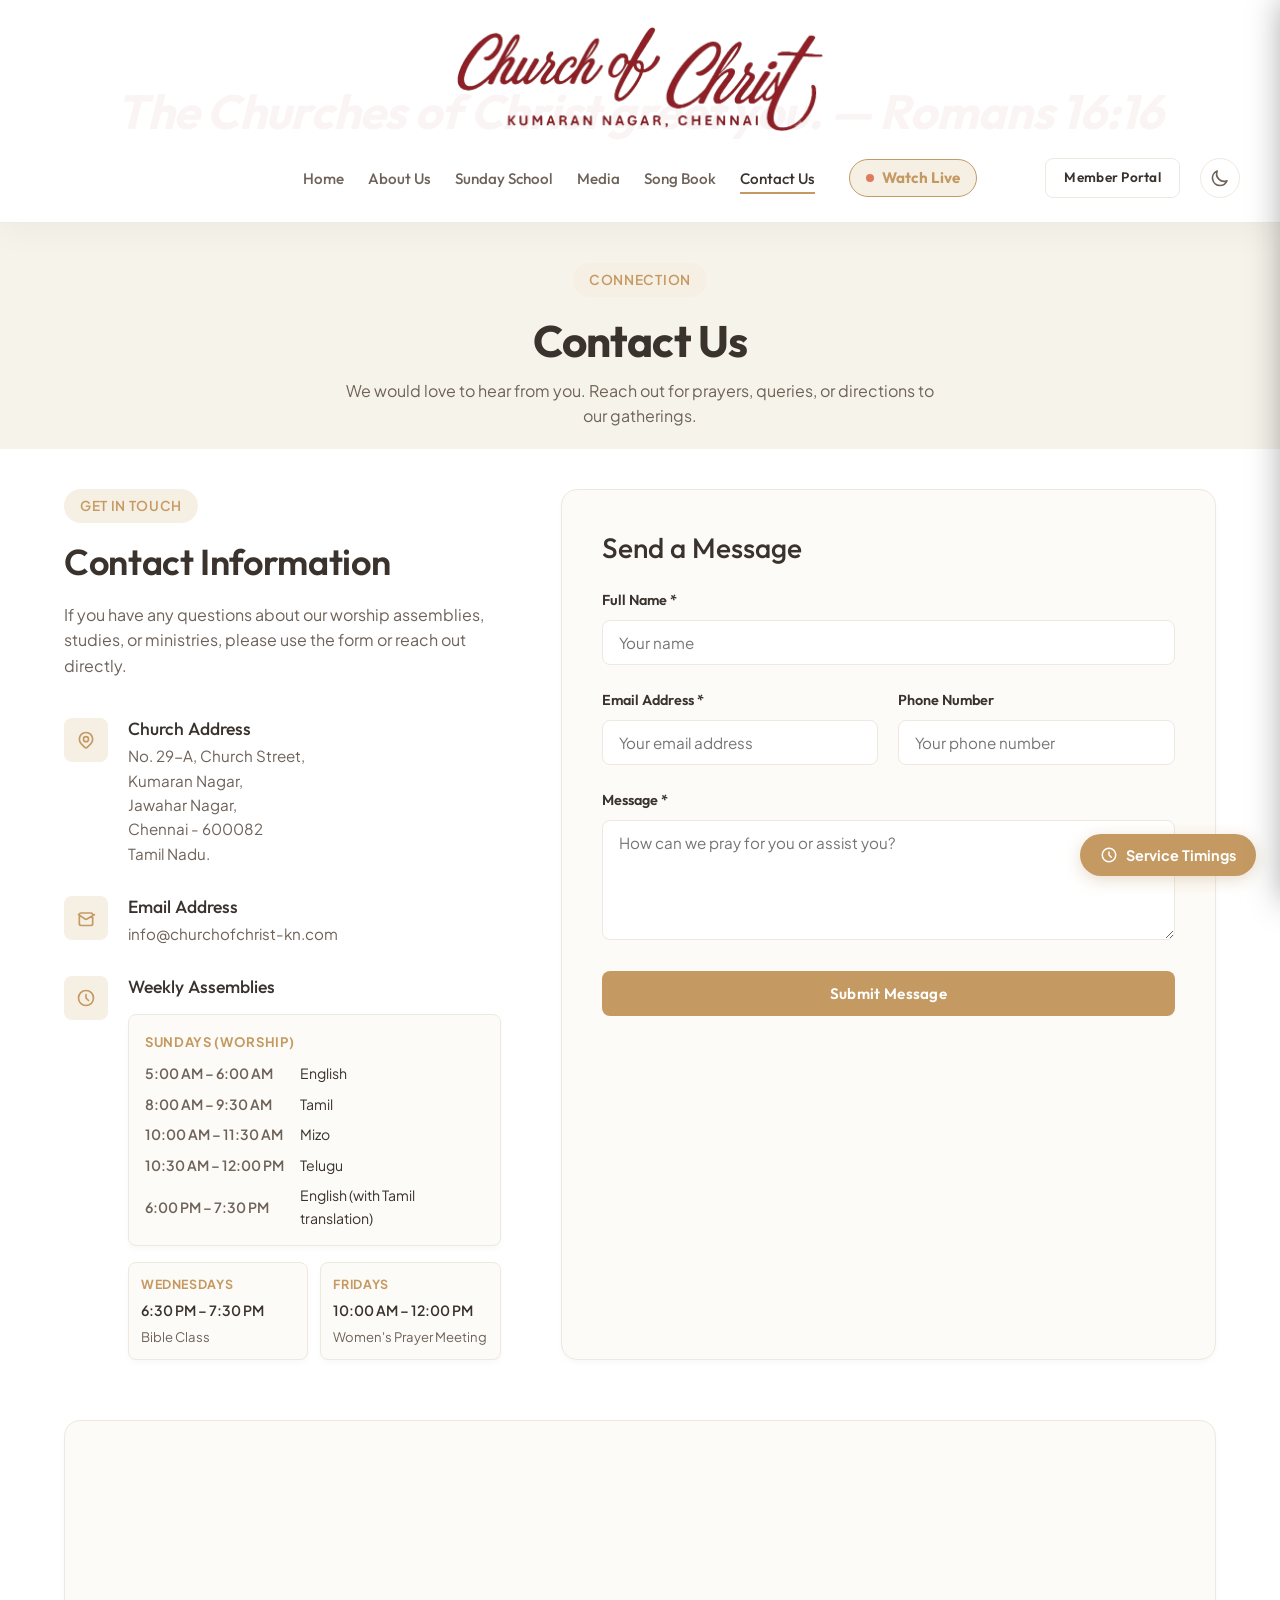
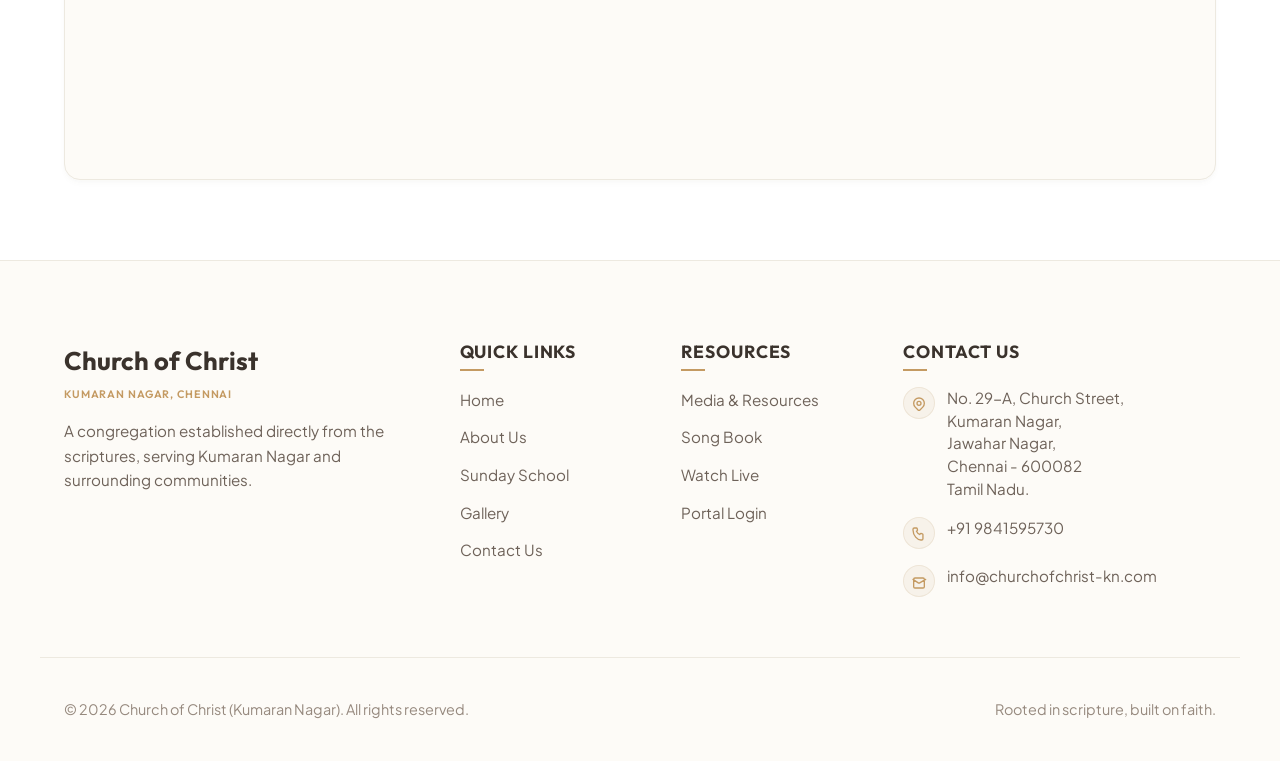
<file: contact.html>
<!DOCTYPE html>
<html lang="en">
<head>
  <meta charset="UTF-8">
  <meta name="viewport" content="width=device-width, initial-scale=1.0">
  <title>Church of Christ - Contact Us</title>
  <meta name="description" content="Get in touch with us at Church of Christ (Kumaran Nagar). Submit our contact form, find our address, or view our location map.">
  <link rel="stylesheet" href="css/style.css?v=1.3">
  <script>
    (function() {
      const theme = localStorage.getItem('theme') || 'light';
      if (theme === 'dark') {
        document.documentElement.classList.add('dark-theme');
      }
    })();
  </script>
</head>
<body class="fade-in">

  <!-- GLOBAL HEADER -->
  <header class="header">
    <div class="container nav-container">
      <div class="logo-wrapper">
        <a href="index.html" class="logo" id="header-logo">
          <div class="logo-img-wrapper">
            <img src="images/Red_NB.png" alt="Church of Christ" class="logo-img">
            <span class="logo-img-tagline">Kumaran Nagar, Chennai</span>
          </div>
        </a>
      </div>
      
      
      
      <ul class="nav-menu">
        <li><a href="index.html" class="nav-link">Home</a></li>
        <li><a href="about.html" class="nav-link">About Us</a></li>
        <li><a href="sundayschool.html" class="nav-link">Sunday School</a></li>
        <li><a href="media.html" class="nav-link">Media</a></li>
        <li class="nav-item-dropdown">
          <a href="javascript:void(0)" class="nav-link" style="cursor: default;">Song Book</a>
          <ul class="dropdown-menu">
            <li><a href="songbook.html?lang=tamil" class="dropdown-item">Tamil Songs</a></li>
            <li><a href="songbook.html?lang=english" class="dropdown-item">English Songs</a></li>
          </ul>
        </li>
        <li><a href="contact.html" class="nav-link active">Contact Us</a></li>
        <li class="mobile-only" style="margin-top: 15px; width: 100%; list-style: none;">
          <button class="theme-toggle-btn mobile-theme-toggle" aria-label="Toggle Theme" style="background: none; border: 1.5px solid var(--border-color); border-radius: 8px; padding: 10px 16px; width: 100%; display: flex; align-items: center; justify-content: center; gap: 12px; cursor: pointer; color: var(--text-primary); font-family: var(--font-headings); font-weight: 500; font-size: 0.95rem;">
            <svg class="theme-icon-moon" fill="none" stroke="currentColor" viewBox="0 0 24 24" xmlns="http://www.w3.org/2000/svg" style="width: 20px; height: 20px;">
              <path stroke-linecap="round" stroke-linejoin="round" stroke-width="2" d="M20.354 15.354A9 9 0 018.646 3.646 9.003 9.003 0 0012 21a9.003 9.003 0 008.354-5.646z"></path>
            </svg>
            <svg class="theme-icon-sun" fill="none" stroke="currentColor" viewBox="0 0 24 24" xmlns="http://www.w3.org/2000/svg" style="display: none; width: 20px; height: 20px;">
              <path stroke-linecap="round" stroke-linejoin="round" stroke-width="2" d="M12 3v1m0 16v1m9-9h-1M4 9H3m15.364-6.364l-.707.707M6.343 17.657l-.707.707m0-12.728l.707.707m12.728 12.728l.707-.707M12 8a4 4 0 100 8 4 4 0 000-8z"></path>
            </svg>
            <span>Theme Mode</span>
          </button>
        </li>
        <li class="nav-live-wrapper" style="margin-left: 10px;"><a href="live.html" class="nav-link nav-link-live"><span class="live-dot-pulse"></span>Watch Live</a></li>
        <li class="nav-btn mobile-only"><a href="login.html" class="btn btn-secondary btn-sm" id="member-portal-nav-btn-mobile">Member Portal</a></li>
      </ul>
      
      <div class="nav-right-area">
        <div class="nav-action desktop-only">
        <a href="login.html" class="btn btn-secondary btn-sm" id="member-portal-nav-btn">Member Portal</a>
      </div>
        <button id="theme-toggle" class="theme-toggle-btn" aria-label="Toggle Theme">
          <svg class="theme-icon-moon" fill="none" stroke="currentColor" viewBox="0 0 24 24" xmlns="http://www.w3.org/2000/svg">
            <path stroke-linecap="round" stroke-linejoin="round" stroke-width="2" d="M20.354 15.354A9 9 0 018.646 3.646 9.003 9.003 0 0012 21a9.003 9.003 0 008.354-5.646z"></path>
          </svg>
          <svg class="theme-icon-sun" fill="none" stroke="currentColor" viewBox="0 0 24 24" xmlns="http://www.w3.org/2000/svg" style="display: none;">
            <path stroke-linecap="round" stroke-linejoin="round" stroke-width="2" d="M12 3v1m0 16v1m9-9h-1M4 9H3m15.364-6.364l-.707.707M6.343 17.657l-.707.707m0-12.728l.707.707m12.728 12.728l.707-.707M12 8a4 4 0 100 8 4 4 0 000-8z"></path>
          </svg>
        </button>
        <button class="mobile-toggle" aria-label="Toggle menu" id="menu-toggle-btn">
        <span></span>
        <span></span>
        <span></span>
      </button>
      </div>
    </div>
  </header>

  <!-- PAGE HEADER -->
  <section class="section section-tertiary" style="padding: 40px 0 20px 0; text-align: center;">
    <div class="container">
      <span class="badge">Connection</span>
      <h1 style="margin-bottom: 10px;">Contact Us</h1>
      <p style="max-width: 600px; margin: 0 auto; color: var(--text-secondary);">We would love to hear from you. Reach out for prayers, queries, or directions to our gatherings.</p>
    </div>
  </section>

  <!-- MAIN CONTACT SECTION -->
  <section class="section" style="padding: 40px 0 80px 0;">
    <div class="container">
      <div class="contact-grid">
        <!-- Contact Information Block -->
        <div>
          <span class="badge">Get in Touch</span>
          <h2>Contact Information</h2>
          <p>If you have any questions about our worship assemblies, studies, or ministries, please use the form or reach out directly.</p>
          
          <ul class="contact-info-list">
            <!-- Address -->
            <li class="contact-info-item">
              <div class="contact-info-icon">
                <!-- Location Pin SVG -->
                <svg fill="none" stroke="currentColor" viewBox="0 0 24 24" xmlns="http://www.w3.org/2000/svg">
                  <path stroke-linecap="round" stroke-linejoin="round" stroke-width="2" d="M17.657 16.657L13.414 20.9a1.998 1.998 0 01-2.827 0l-4.244-4.243a8 8 0 1111.314 0z"></path>
                  <path stroke-linecap="round" stroke-linejoin="round" stroke-width="2" d="M15 11a3 3 0 11-6 0 3 3 0 016 0z"></path>
                </svg>
              </div>
              <div class="contact-info-content">
                <h4>Church Address</h4>
                <p>No. 29-A, Church Street,<br>Kumaran Nagar,<br>Jawahar Nagar,<br>Chennai - 600082<br>Tamil Nadu.</p>
              </div>
            </li>

            <!-- Email -->
            <li class="contact-info-item">
              <div class="contact-info-icon">
                <!-- Mail SVG -->
                <svg fill="none" stroke="currentColor" viewBox="0 0 24 24" xmlns="http://www.w3.org/2000/svg">
                  <path stroke-linecap="round" stroke-linejoin="round" stroke-width="2" d="M3 8l7.89 5.26a2 2 0 002.22 0L22 8m-2 11a2 2 0 01-2 2H6a2 2 0 01-2-2V8a2 2 0 012-2h12a2 2 0 012 2v11z"></path>
                </svg>
              </div>
              <div class="contact-info-content">
                <h4>Email Address</h4>
                <p>info@churchofchrist-kn.com</p>
              </div>
            </li>

            <!-- Service Times -->
            <li class="contact-info-item">
              <div class="contact-info-icon">
                <!-- Clock SVG -->
                <svg fill="none" stroke="currentColor" viewBox="0 0 24 24" xmlns="http://www.w3.org/2000/svg">
                  <path stroke-linecap="round" stroke-linejoin="round" stroke-width="2" d="M12 8v4l3 3m6-3a9 9 0 11-18 0 9 9 0 0118 0z"></path>
                </svg>
              </div>
              <div class="contact-info-content">
                <h4>Weekly Assemblies</h4>
                <div style="margin-top: 16px; display: flex; flex-direction: column; gap: 16px; width: 100%;">
                  
                  <!-- Sunday Schedule -->
                  <div style="background-color: var(--bg-secondary); border: 1px solid var(--border-color); border-radius: var(--border-radius-sm); padding: 16px; display: flex; flex-direction: column; gap: 10px; box-shadow: var(--shadow-sm);">
                    <span style="font-size: 0.82rem; font-weight: 700; color: var(--color-accent); text-transform: uppercase; letter-spacing: 0.05em; display: block;">Sundays (Worship)</span>
                    <div style="display: grid; grid-template-columns: auto 1fr; gap: 8px 16px; font-size: 0.88rem; color: var(--text-primary); align-items: center;">
                      <strong style="white-space: nowrap; color: var(--text-secondary); font-weight: 600;">5:00 AM – 6:00 AM</strong> <span>English</span>
                      <strong style="white-space: nowrap; color: var(--text-secondary); font-weight: 600;">8:00 AM – 9:30 AM</strong> <span>Tamil</span>
                      <strong style="white-space: nowrap; color: var(--text-secondary); font-weight: 600;">10:00 AM – 11:30 AM</strong> <span>Mizo</span>
                      <strong style="white-space: nowrap; color: var(--text-secondary); font-weight: 600;">10:30 AM – 12:00 PM</strong> <span>Telugu</span>
                      <strong style="white-space: nowrap; color: var(--text-secondary); font-weight: 600;">6:00 PM – 7:30 PM</strong> <span>English (with Tamil translation)</span>
                    </div>
                  </div>
                  
                  <!-- Wednesday & Thursday Row -->
                  <div style="display: grid; grid-template-columns: 1fr 1fr; gap: 12px; width: 100%;">
                    <!-- Wednesday -->
                    <div style="background-color: var(--bg-secondary); border: 1px solid var(--border-color); border-radius: var(--border-radius-sm); padding: 12px; display: flex; flex-direction: column; gap: 4px; box-shadow: var(--shadow-sm);">
                      <span style="font-size: 0.78rem; font-weight: 700; color: var(--color-accent); text-transform: uppercase; letter-spacing: 0.05em;">Wednesdays</span>
                      <strong style="font-size: 0.88rem; color: var(--text-primary); font-weight: 600; white-space: nowrap;">6:30 PM – 7:30 PM</strong>
                      <span style="font-size: 0.82rem; color: var(--text-secondary);">Bible Class</span>
                    </div>
                    
                    <!-- Friday -->
                    <div style="background-color: var(--bg-secondary); border: 1px solid var(--border-color); border-radius: var(--border-radius-sm); padding: 12px; display: flex; flex-direction: column; gap: 4px; box-shadow: var(--shadow-sm);">
                      <span style="font-size: 0.78rem; font-weight: 700; color: var(--color-accent); text-transform: uppercase; letter-spacing: 0.05em;">Fridays</span>
                      <strong style="font-size: 0.88rem; color: var(--text-primary); font-weight: 600; white-space: nowrap;">10:00 AM – 12:00 PM</strong>
                      <span style="font-size: 0.82rem; color: var(--text-secondary);">Women's Prayer Meeting</span>
                    </div>
                  </div>
                  
                </div>
              </div>
            </li>
          </ul>
        </div>

        <!-- Contact Form Block -->
        <div class="contact-form-card">
          <h3 style="margin-bottom: 24px;">Send a Message</h3>
          <form id="church-contact-form">
            <!-- Name -->
            <div class="form-group">
              <label for="contact-name" class="form-label">Full Name *</label>
              <input type="text" id="contact-name" class="form-input" placeholder="Your name" required>
            </div>

            <!-- Email & Phone row -->
            <div class="form-group-row">
              <div class="form-group">
                <label for="contact-email" class="form-label">Email Address *</label>
                <input type="email" id="contact-email" class="form-input" placeholder="Your email address" required>
              </div>
              <div class="form-group">
                <label for="contact-phone" class="form-label">Phone Number</label>
                <input type="tel" id="contact-phone" class="form-input" placeholder="Your phone number">
              </div>
            </div>

            <!-- Message -->
            <div class="form-group">
              <label for="contact-message" class="form-label">Message *</label>
              <textarea id="contact-message" class="form-textarea" placeholder="How can we pray for you or assist you?" required></textarea>
            </div>

            <button type="submit" class="btn btn-primary" style="width: 100%;">Submit Message</button>
          </form>
        </div>
      </div>

      <!-- MAP INTERFACE -->
      <div class="map-container">
        <iframe src="https://www.google.com/maps/embed?pb=!1m18!1m12!1m3!1d3885.812239401777!2d80.21304412521998!3d13.111092892909403!2m3!1f0!2f0!3f0!3m2!1i1024!2i768!4f13.1!3m3!1m2!1s0x3a5264447e990b85%3A0xcb7f3e8c3c76486c!2sChurch+Of+Christ!5e0!3m2!1sen!2sin!4v1720700000000!5m2!1sen!2sin" width="100%" height="100%" style="border:0; display:block;" allowfullscreen="" loading="lazy" referrerpolicy="no-referrer-when-downgrade"></iframe>
      </div>
    </div>
  </section>

    <!-- GLOBAL FOOTER -->
  <footer class="footer">
    <div class="container footer-grid">
      <div class="footer-about">
        <a href="index.html" class="footer-logo">
          Church of Christ
          <span class="footer-logo-tagline">Kumaran Nagar, Chennai</span>
        </a>
        <p>A congregation established directly from the scriptures, serving Kumaran Nagar and surrounding communities.</p>
      </div>
      
      <div>
        <h4 class="footer-title">Quick Links</h4>
        <ul class="footer-links">
          <li><a href="index.html">Home</a></li>
          <li><a href="about.html">About Us</a></li>
          <li><a href="sundayschool.html">Sunday School</a></li>
          <li><a href="gallery.html">Gallery</a></li>
          <li><a href="contact.html">Contact Us</a></li>
        </ul>
      </div>

      <div>
        <h4 class="footer-title">Resources</h4>
        <ul class="footer-links">
          <li><a href="media.html">Media & Resources</a></li>
          <li><a href="songbook.html">Song Book</a></li>
          <li><a href="live.html">Watch Live</a></li>
          <li><a href="login.html">Portal Login</a></li>
        </ul>
      </div>

      <div>
        <h4 class="footer-title">Contact Us</h4>
        <ul class="footer-contact-info">
          <li>
            <div class="footer-contact-icon-wrapper">
              <svg fill="none" stroke="currentColor" viewBox="0 0 24 24" xmlns="http://www.w3.org/2000/svg">
                <path stroke-linecap="round" stroke-linejoin="round" stroke-width="2" d="M17.657 16.657L13.414 20.9a1.998 1.998 0 01-2.827 0l-4.244-4.243a8 8 0 1111.314 0z"></path>
                <path stroke-linecap="round" stroke-linejoin="round" stroke-width="2" d="M15 11a3 3 0 11-6 0 3 3 0 016 0z"></path>
              </svg>
            </div>
            <span>No. 29-A, Church Street,<br>Kumaran Nagar,<br>Jawahar Nagar,<br>Chennai - 600082<br>Tamil Nadu.</span>
          </li>
          <li>
            <div class="footer-contact-icon-wrapper">
              <svg fill="none" stroke="currentColor" viewBox="0 0 24 24" xmlns="http://www.w3.org/2000/svg">
                <path stroke-linecap="round" stroke-linejoin="round" stroke-width="2" d="M3 5a2 2 0 012-2h3.28a1 1 0 01.94.725l.548 2.2a1 1 0 01-.321.988l-1.305.98a10.582 10.582 0 004.872 4.872l.98-1.305a1 1 0 01.988-.321l2.2.548a1 1 0 01.725.94V19a2 2 0 01-2 2h-1C9.716 21 3 14.284 3 6V5z"></path>
              </svg>
            </div>
            <span>+91 9841595730</span>
          </li>
          <li>
            <div class="footer-contact-icon-wrapper">
              <svg fill="none" stroke="currentColor" viewBox="0 0 24 24" xmlns="http://www.w3.org/2000/svg">
                <path stroke-linecap="round" stroke-linejoin="round" stroke-width="2" d="M3 8l7.89 5.26a2 2 0 002.22 0L22 8m-2 11a2 2 0 01-2 2H6a2 2 0 01-2-2V8a2 2 0 012-2h12a2 2 0 012 2v11z"></path>
              </svg>
            </div>
            <span>info@churchofchrist-kn.com</span>
          </li>
        </ul>
      </div>
    </div>

    <div class="container footer-bottom">
      <p>&copy; 2026 Church of Christ (Kumaran Nagar). All rights reserved.</p>
      <p>Rooted in scripture, built on faith.</p>
    </div>
  </footer>

    <!-- FLOATING SERVICE TIMINGS WIDGET -->
  <button id="floating-schedule-btn" class="floating-schedule-btn" aria-label="View Service Timings">
    <svg fill="none" stroke="currentColor" viewBox="0 0 24 24" xmlns="http://www.w3.org/2000/svg">
      <path stroke-linecap="round" stroke-linejoin="round" stroke-width="2" d="M12 8v4l3 3m6-3a9 9 0 11-18 0 9 9 0 0118 0z"></path>
    </svg>
    <span>Service Timings</span>
  </button>

  <!-- WIDGET DRAWER BACKDROP -->
  <div id="schedule-drawer-overlay" class="schedule-drawer-overlay"></div>

  <!-- WIDGET DRAWER PANEL -->
  <div id="schedule-drawer" class="schedule-drawer">
    <div class="schedule-drawer-header">
      <h3>Service Timings</h3>
      <button id="schedule-drawer-close" class="schedule-drawer-close" aria-label="Close Panel">&times;</button>
    </div>
    <div class="schedule-drawer-body">
      <!-- Sunday Worship -->
      <div class="schedule-drawer-group">
        <h4>Sunday Worship</h4>
        <div class="schedule-drawer-item">
          <span class="time">5:00 AM – 6:00 AM</span>
          <span class="desc">English Worship</span>
        </div>
        <div class="schedule-drawer-item">
          <span class="time">8:00 AM – 9:30 AM</span>
          <span class="desc">Tamil Worship</span>
        </div>
        <div class="schedule-drawer-item">
          <span class="time">10:00 AM – 11:30 AM</span>
          <span class="desc">Mizo Worship</span>
        </div>
        <div class="schedule-drawer-item">
          <span class="time">10:30 AM – 12:00 PM</span>
          <span class="desc">Telugu Worship</span>
        </div>
        <div class="schedule-drawer-item">
          <span class="time">6:00 PM – 7:30 PM</span>
          <span class="desc">English Worship (with Tamil translation)</span>
        </div>
      </div>

      <!-- Wednesday -->
      <div class="schedule-drawer-group">
        <h4>Wednesday Bible Class</h4>
        <div class="schedule-drawer-item">
          <span class="time">6:30 PM – 7:30 PM</span>
          <span class="desc">Weekly Bible Study & Prayer</span>
        </div>
      </div>

      <!-- Friday -->
      <div class="schedule-drawer-group">
        <h4>Friday Prayer Meeting</h4>
        <div class="schedule-drawer-item">
          <span class="time">10:00 AM – 12:00 PM</span>
          <span class="desc">Women's Prayer Meeting</span>
        </div>
      </div>
    </div>
  </div>

  <script>
    document.addEventListener('DOMContentLoaded', function() {
      const btn = document.getElementById('floating-schedule-btn');
      const drawer = document.getElementById('schedule-drawer');
      const overlay = document.getElementById('schedule-drawer-overlay');
      const closeBtn = document.getElementById('schedule-drawer-close');

      function openDrawer() {
        if (drawer) drawer.classList.add('open');
        if (overlay) overlay.classList.add('active');
        document.body.style.overflow = 'hidden';
      }

      function closeDrawer() {
        if (drawer) drawer.classList.remove('open');
        if (overlay) overlay.classList.remove('active');
        document.body.style.overflow = '';
      }

      if (btn && drawer && overlay && closeBtn) {
        btn.addEventListener('click', openDrawer);
        closeBtn.addEventListener('click', closeDrawer);
        overlay.addEventListener('click', closeDrawer);
      }
    });
  </script>


  <script src="js/main.js?v=1.3"></script>
</body>
</html>
</file>
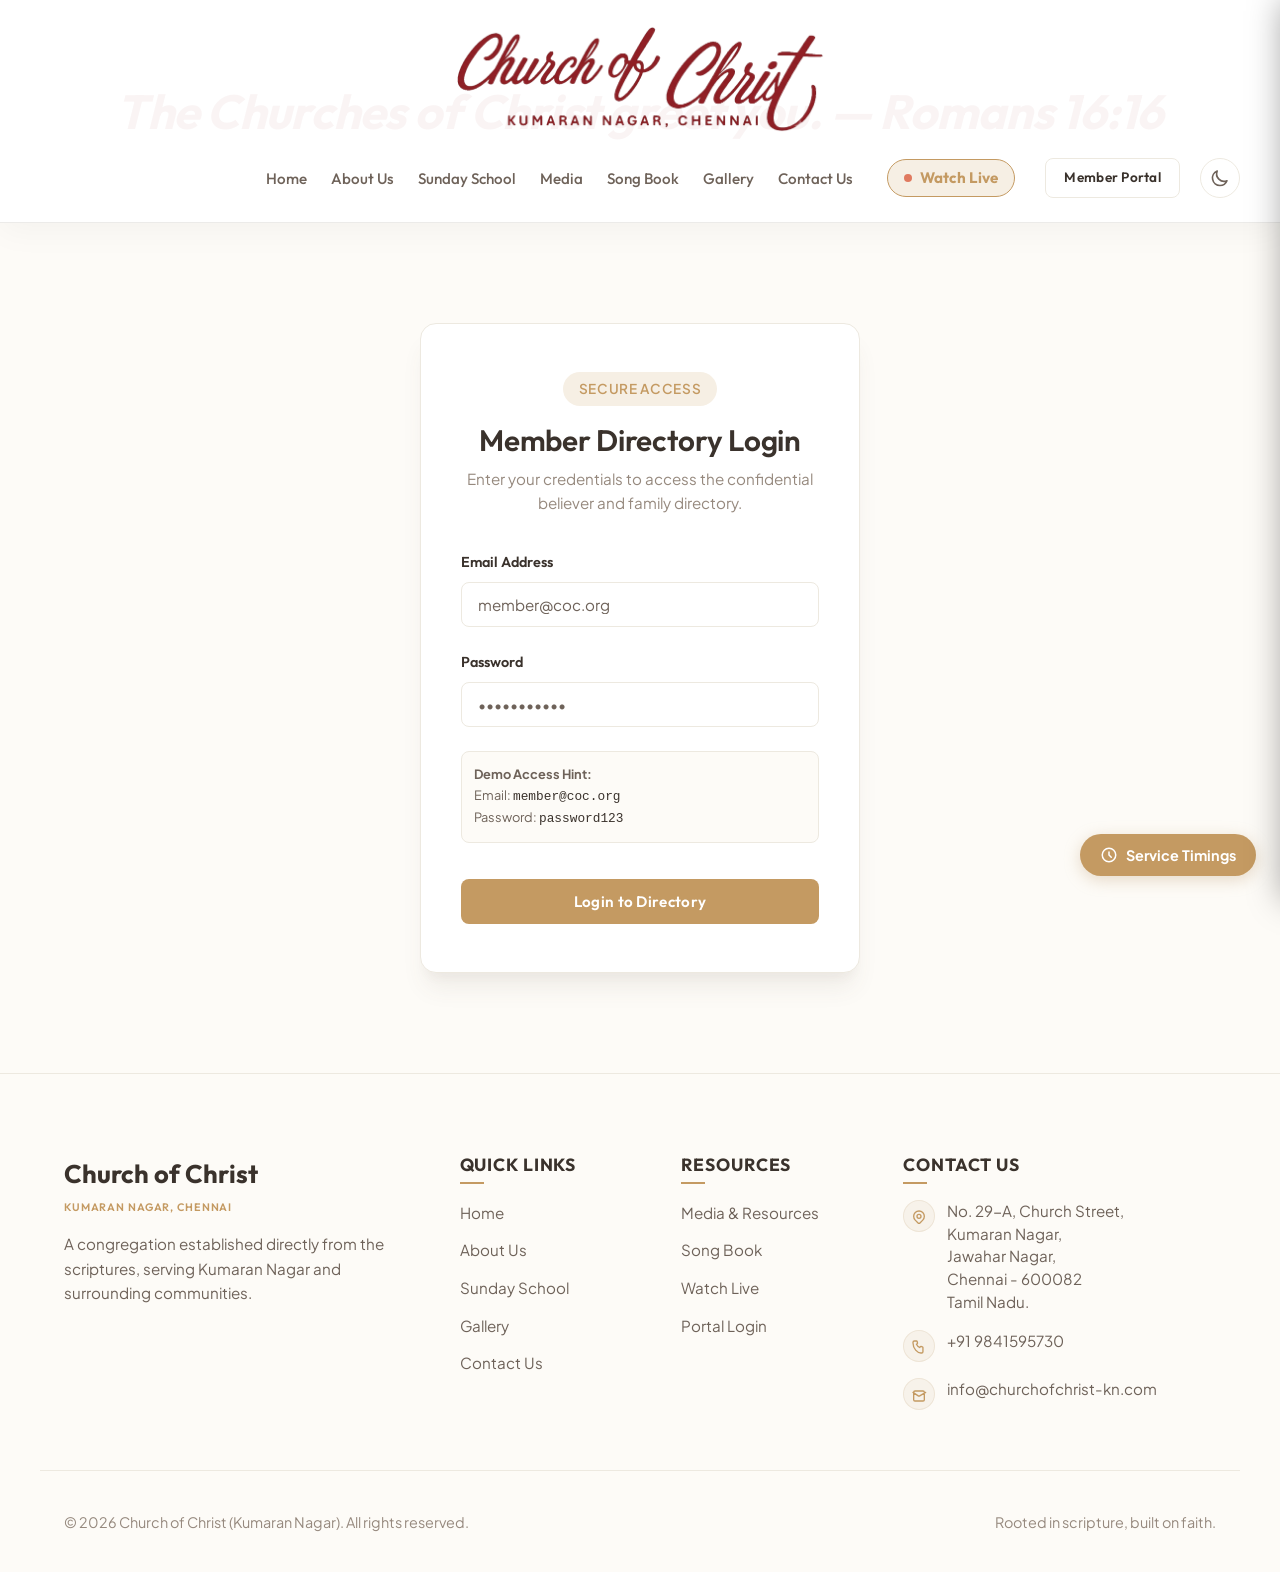
<file: dashboard.html>
<!DOCTYPE html>
<html lang="en">
<head>
  <meta charset="UTF-8">
  <meta name="viewport" content="width=device-width, initial-scale=1.0">
  <title>Church of Christ - Member Dashboard</title>
  <meta name="description" content="Access-restricted member directory showing list of believers, phone numbers, and home addresses.">
  <link rel="stylesheet" href="css/style.css?v=1.3">
  <script>
    (function() {
      const theme = localStorage.getItem('theme') || 'light';
      if (theme === 'dark') {
        document.documentElement.classList.add('dark-theme');
      }
    })();
  </script>
</head>
<body class="fade-in" id="member-dashboard-section">

  <!-- GLOBAL HEADER -->
  <header class="header">
    <div class="container nav-container">
      <div class="logo-wrapper">
        <a href="index.html" class="logo" id="header-logo">
          <div class="logo-img-wrapper">
            <img src="images/Red_NB.png" alt="Church of Christ" class="logo-img">
            <span class="logo-img-tagline">Kumaran Nagar, Chennai</span>
          </div>
        </a>
      </div>
      
      
      
      <ul class="nav-menu">
        <li><a href="index.html" class="nav-link">Home</a></li>
        <li><a href="about.html" class="nav-link">About Us</a></li>
        <li><a href="sundayschool.html" class="nav-link">Sunday School</a></li>
        <li><a href="media.html" class="nav-link">Media</a></li>
        <li class="nav-item-dropdown">
          <a href="javascript:void(0)" class="nav-link" style="cursor: default;">Song Book</a>
          <ul class="dropdown-menu">
            <li><a href="songbook.html?lang=tamil" class="dropdown-item">Tamil Songs</a></li>
            <li><a href="songbook.html?lang=english" class="dropdown-item">English Songs</a></li>
          </ul>
        </li>
        <li><a href="gallery.html" class="nav-link">Gallery</a></li>
        <li><a href="contact.html" class="nav-link">Contact Us</a></li>
        <li class="mobile-only" style="margin-top: 15px; width: 100%; list-style: none;">
          <button class="theme-toggle-btn mobile-theme-toggle" aria-label="Toggle Theme" style="background: none; border: 1.5px solid var(--border-color); border-radius: 8px; padding: 10px 16px; width: 100%; display: flex; align-items: center; justify-content: center; gap: 12px; cursor: pointer; color: var(--text-primary); font-family: var(--font-headings); font-weight: 500; font-size: 0.95rem;">
            <svg class="theme-icon-moon" fill="none" stroke="currentColor" viewBox="0 0 24 24" xmlns="http://www.w3.org/2000/svg" style="width: 20px; height: 20px;">
              <path stroke-linecap="round" stroke-linejoin="round" stroke-width="2" d="M20.354 15.354A9 9 0 018.646 3.646 9.003 9.003 0 0012 21a9.003 9.003 0 008.354-5.646z"></path>
            </svg>
            <svg class="theme-icon-sun" fill="none" stroke="currentColor" viewBox="0 0 24 24" xmlns="http://www.w3.org/2000/svg" style="display: none; width: 20px; height: 20px;">
              <path stroke-linecap="round" stroke-linejoin="round" stroke-width="2" d="M12 3v1m0 16v1m9-9h-1M4 9H3m15.364-6.364l-.707.707M6.343 17.657l-.707.707m0-12.728l.707.707m12.728 12.728l.707-.707M12 8a4 4 0 100 8 4 4 0 000-8z"></path>
            </svg>
            <span>Theme Mode</span>
          </button>
        </li>
        <li class="nav-live-wrapper" style="margin-left: 10px;"><a href="live.html" class="nav-link nav-link-live"><span class="live-dot-pulse"></span>Watch Live</a></li>
        <li class="nav-btn mobile-only"><button id="dashboard-logout-btn-mobile" class="btn btn-secondary btn-sm" style="background-color:#e07a5f; border-color:#e07a5f; color:white; width:100%;">Logout</button></li>
      </ul>
      
      <div class="nav-right-area">
        <div class="nav-action desktop-only" style="display: flex; gap: 16px; align-items: center;">
        <div class="dashboard-user-info" style="display: flex; gap: 10px; align-items: center; margin-right: 15px;">
          <div id="dashboard-user-initials" class="dashboard-user-badge" style="width: 32px; height: 32px; background-color: var(--color-accent-light); color: var(--color-accent); border-radius: 50%; display: flex; align-items: center; justify-content: center; font-weight: 700; font-size: 0.85rem; margin-bottom: 0;">PS</div>
        <button id="theme-toggle" class="theme-toggle-btn" aria-label="Toggle Theme">
          <svg class="theme-icon-moon" fill="none" stroke="currentColor" viewBox="0 0 24 24" xmlns="http://www.w3.org/2000/svg">
            <path stroke-linecap="round" stroke-linejoin="round" stroke-width="2" d="M20.354 15.354A9 9 0 018.646 3.646 9.003 9.003 0 0012 21a9.003 9.003 0 008.354-5.646z"></path>
          </svg>
          <svg class="theme-icon-sun" fill="none" stroke="currentColor" viewBox="0 0 24 24" xmlns="http://www.w3.org/2000/svg" style="display: none;">
            <path stroke-linecap="round" stroke-linejoin="round" stroke-width="2" d="M12 3v1m0 16v1m9-9h-1M4 9H3m15.364-6.364l-.707.707M6.343 17.657l-.707.707m0-12.728l.707.707m12.728 12.728l.707-.707M12 8a4 4 0 100 8 4 4 0 000-8z"></path>
          </svg>
        </button>
        <button class="mobile-toggle" aria-label="Toggle menu" id="menu-toggle-btn">
        <span></span>
        <span></span>
        <span></span>
      </button>
      </div>
    </div>
  </header>

  <!-- DASHBOARD CONTENTS -->
  <section class="section" style="padding-top: 40px;">
    <div class="container">
      
      <div class="dashboard-title-section">
        <div>
          <span class="badge">Internal Directory</span>
          <h2>Believers Directory</h2>
        </div>
        <div class="status-indicator" style="background-color: var(--bg-secondary); padding: 8px 16px; border-radius: 20px; border: 1px solid var(--border-color);">
          <span class="status-dot active"></span>
          <span style="font-weight:600; font-size:0.85rem;">Secure Session Active</span>
        </div>
      </div>

      <!-- Security Notice -->
      <div class="alert-box">
        <svg fill="none" stroke="currentColor" viewBox="0 0 24 24" xmlns="http://www.w3.org/2000/svg">
          <path stroke-linecap="round" stroke-linejoin="round" stroke-width="2" d="M12 15v2m-6 4h12a2 2 0 002-2v-6a2 2 0 00-2-2H6a2 2 0 00-2 2v6a2 2 0 002 2zm10-10V7a4 4 0 00-8 0v4h8z"></path>
        </svg>
        <span>
          <strong>Confidentiality Agreement:</strong> This database contains contact information for Church of Christ believers. Do not share, distribute, or copy this information without prior approval from the elders.
        </span>
      </div>

      <!-- Believers Table -->
      <div class="data-table-wrapper">
        <table class="data-table">
          <thead>
            <tr>
              <th>Believer Name</th>
              <th>Family Group</th>
              <th>Phone Number</th>
              <th>Residential Address</th>
              <th>Role / Ministry</th>
            </tr>
          </thead>
          <tbody>
            <tr>
              <td><strong>Dr. Peter Solomon</strong></td>
              <td>Solomon Family</td>
              <td>+91 98401 23456</td>
              <td>12, First Cross Street, Kumaran Nagar, Chennai - 600082</td>
              <td>Media / Sunday School</td>
            </tr>
            <tr>
              <td><strong>Sis. Hannah Solomon</strong></td>
              <td>Peter Family</td>
              <td>+91 98401 23457</td>
              <td>12, First Cross Street, Kumaran Nagar, Chennai - 600082</td>
              <td>Sunday School Director</td>
            </tr>
            <tr>
              <td><strong>Bro. Yesupatham</strong></td>
              <td>Yesupatham Family</td>
              <td>+91 98402 34567</td>
              <td>45, Gandhi Road, Periyar Nagar, Chennai - 600082</td>
              <td>Elder</td>
            </tr>
            <tr>
              <td><strong>Bro. A J Wilson</strong></td>
              <td>Wilson Family</td>
              <td>+91 98402 34568</td>
              <td>14, Nehru Salai, Kumaran Nagar, Chennai - 600082</td>
              <td>Elder</td>
            </tr>
            <tr>
              <td><strong>Bro. Alphonse</strong></td>
              <td>Alphonse Family</td>
              <td>+91 98403 45678</td>
              <td>8, Anna Street, Kumaran Nagar, Chennai - 600082</td>
              <td>Member</td>
            </tr>
            <tr>
              <td><strong>Bro. Palani Lazar</strong></td>
              <td>Lazar Family</td>
              <td>+91 98404 56789</td>
              <td>33, Nehru Colony, Chennai - 600082</td>
              <td>Elder</td>
            </tr>
            <tr>
              <td><strong>Bro. G Meshak</strong></td>
              <td>Meshak Family</td>
              <td>+91 98405 67890</td>
              <td>19, Kamarajar Salai, Chennai - 600082</td>
              <td>Elder</td>
            </tr>
            <tr>
              <td><strong>Bro. Devasahayam</strong></td>
              <td>Devasahayam Family</td>
              <td>+91 98406 78901</td>
              <td>22, Gandhi Nagar, Chennai - 600082</td>
              <td>Member</td>
            </tr>
            <tr>
              <td><strong>Bro. Samuel Leon</strong></td>
              <td>Leon Family</td>
              <td>+91 98407 89012</td>
              <td>5, Patel Street, Chennai - 600082</td>
              <td>Elder</td>
            </tr>
            <tr>
              <td><strong>Bro. Rajan</strong></td>
              <td>Rajan Family</td>
              <td>+91 98408 90123</td>
              <td>11, Shastri Nagar, Chennai - 600082</td>
              <td>Member</td>
            </tr>
            <tr>
              <td><strong>Bro. Deva Kumar</strong></td>
              <td>Kumar Family</td>
              <td>+91 98409 01234</td>
              <td>27, Netaji Road, Chennai - 600082</td>
              <td>Elder</td>
            </tr>
          </tbody>
        </table>
      </div>

      <!-- Additional Quick Links for Members -->
      <div class="grid grid-3" style="margin-top: 40px;">
        <div class="card" style="padding: 24px;">
          <h4 style="font-size:1.1rem; margin-bottom:8px;">Duty Rosters</h4>
          <p style="font-size:0.9rem; color:var(--text-secondary); margin-bottom:12px;">Check scripture reading, song leading, and communion preparation assignments.</p>
          <a href="#" class="btn btn-secondary btn-sm" onclick="alert('Rosters database integration placeholder.')">View Duty Roster</a>
        </div>
        <div class="card" style="padding: 24px;">
          <h4 style="font-size:1.1rem; margin-bottom:8px;">Benevolence Requests</h4>
          <p style="font-size:0.9rem; color:var(--text-secondary); margin-bottom:12px;">Submit or review active relief/benevolent assistance requests in the community.</p>
          <a href="#" class="btn btn-secondary btn-sm" onclick="alert('Benevolence request form placeholder.')">Submit Request</a>
        </div>
        <div class="card" style="padding: 24px;">
          <h4 style="font-size:1.1rem; margin-bottom:8px;">Meeting Minutes</h4>
          <p style="font-size:0.9rem; color:var(--text-secondary); margin-bottom:12px;">Access the logged summaries of the recent mentors and elders meetings.</p>
          <a href="#" class="btn btn-secondary btn-sm" onclick="alert('Meeting minutes file archive placeholder.')">Open Archives</a>
        </div>
      </div>

    </div>
  </section>

  <!-- SMALL DASHBOARD FOOTER -->
  <footer style="border-top:1px solid var(--border-color); padding:30px 0; text-align:center; color:var(--text-muted); font-size:0.85rem; background-color:var(--bg-secondary);">
    <div class="container">
      <p>Church of Christ Member Portal &bull; Internal Directory System &copy; 2026</p>
    </div>
  </footer>

    <!-- FLOATING SERVICE TIMINGS WIDGET -->
  <button id="floating-schedule-btn" class="floating-schedule-btn" aria-label="View Service Timings">
    <svg fill="none" stroke="currentColor" viewBox="0 0 24 24" xmlns="http://www.w3.org/2000/svg">
      <path stroke-linecap="round" stroke-linejoin="round" stroke-width="2" d="M12 8v4l3 3m6-3a9 9 0 11-18 0 9 9 0 0118 0z"></path>
    </svg>
    <span>Service Timings</span>
  </button>

  <!-- WIDGET DRAWER BACKDROP -->
  <div id="schedule-drawer-overlay" class="schedule-drawer-overlay"></div>

  <!-- WIDGET DRAWER PANEL -->
  <div id="schedule-drawer" class="schedule-drawer">
    <div class="schedule-drawer-header">
      <h3>Service Timings</h3>
      <button id="schedule-drawer-close" class="schedule-drawer-close" aria-label="Close Panel">&times;</button>
    </div>
    <div class="schedule-drawer-body">
      <!-- Sunday Worship -->
      <div class="schedule-drawer-group">
        <h4>Sunday Worship</h4>
        <div class="schedule-drawer-item">
          <span class="time">5:00 AM – 6:00 AM</span>
          <span class="desc">English Worship</span>
        </div>
        <div class="schedule-drawer-item">
          <span class="time">8:00 AM – 9:30 AM</span>
          <span class="desc">Tamil Worship</span>
        </div>
        <div class="schedule-drawer-item">
          <span class="time">10:00 AM – 11:30 AM</span>
          <span class="desc">Mizo Worship</span>
        </div>
        <div class="schedule-drawer-item">
          <span class="time">10:30 AM – 12:00 PM</span>
          <span class="desc">Telugu Worship</span>
        </div>
        <div class="schedule-drawer-item">
          <span class="time">6:00 PM – 7:30 PM</span>
          <span class="desc">English Worship (with Tamil translation)</span>
        </div>
      </div>

      <!-- Wednesday -->
      <div class="schedule-drawer-group">
        <h4>Wednesday Bible Class</h4>
        <div class="schedule-drawer-item">
          <span class="time">6:30 PM – 7:30 PM</span>
          <span class="desc">Weekly Bible Study & Prayer</span>
        </div>
      </div>

      <!-- Friday -->
      <div class="schedule-drawer-group">
        <h4>Friday Prayer Meeting</h4>
        <div class="schedule-drawer-item">
          <span class="time">10:00 AM – 12:00 PM</span>
          <span class="desc">Women's Prayer Meeting</span>
        </div>
      </div>
    </div>
  </div>

  <script>
    document.addEventListener('DOMContentLoaded', function() {
      const btn = document.getElementById('floating-schedule-btn');
      const drawer = document.getElementById('schedule-drawer');
      const overlay = document.getElementById('schedule-drawer-overlay');
      const closeBtn = document.getElementById('schedule-drawer-close');

      function openDrawer() {
        if (drawer) drawer.classList.add('open');
        if (overlay) overlay.classList.add('active');
        document.body.style.overflow = 'hidden';
      }

      function closeDrawer() {
        if (drawer) drawer.classList.remove('open');
        if (overlay) overlay.classList.remove('active');
        document.body.style.overflow = '';
      }

      if (btn && drawer && overlay && closeBtn) {
        btn.addEventListener('click', openDrawer);
        closeBtn.addEventListener('click', closeDrawer);
        overlay.addEventListener('click', closeDrawer);
      }
    });
  </script>


  <script src="js/main.js?v=1.3"></script>
</body>
</html>
</file>
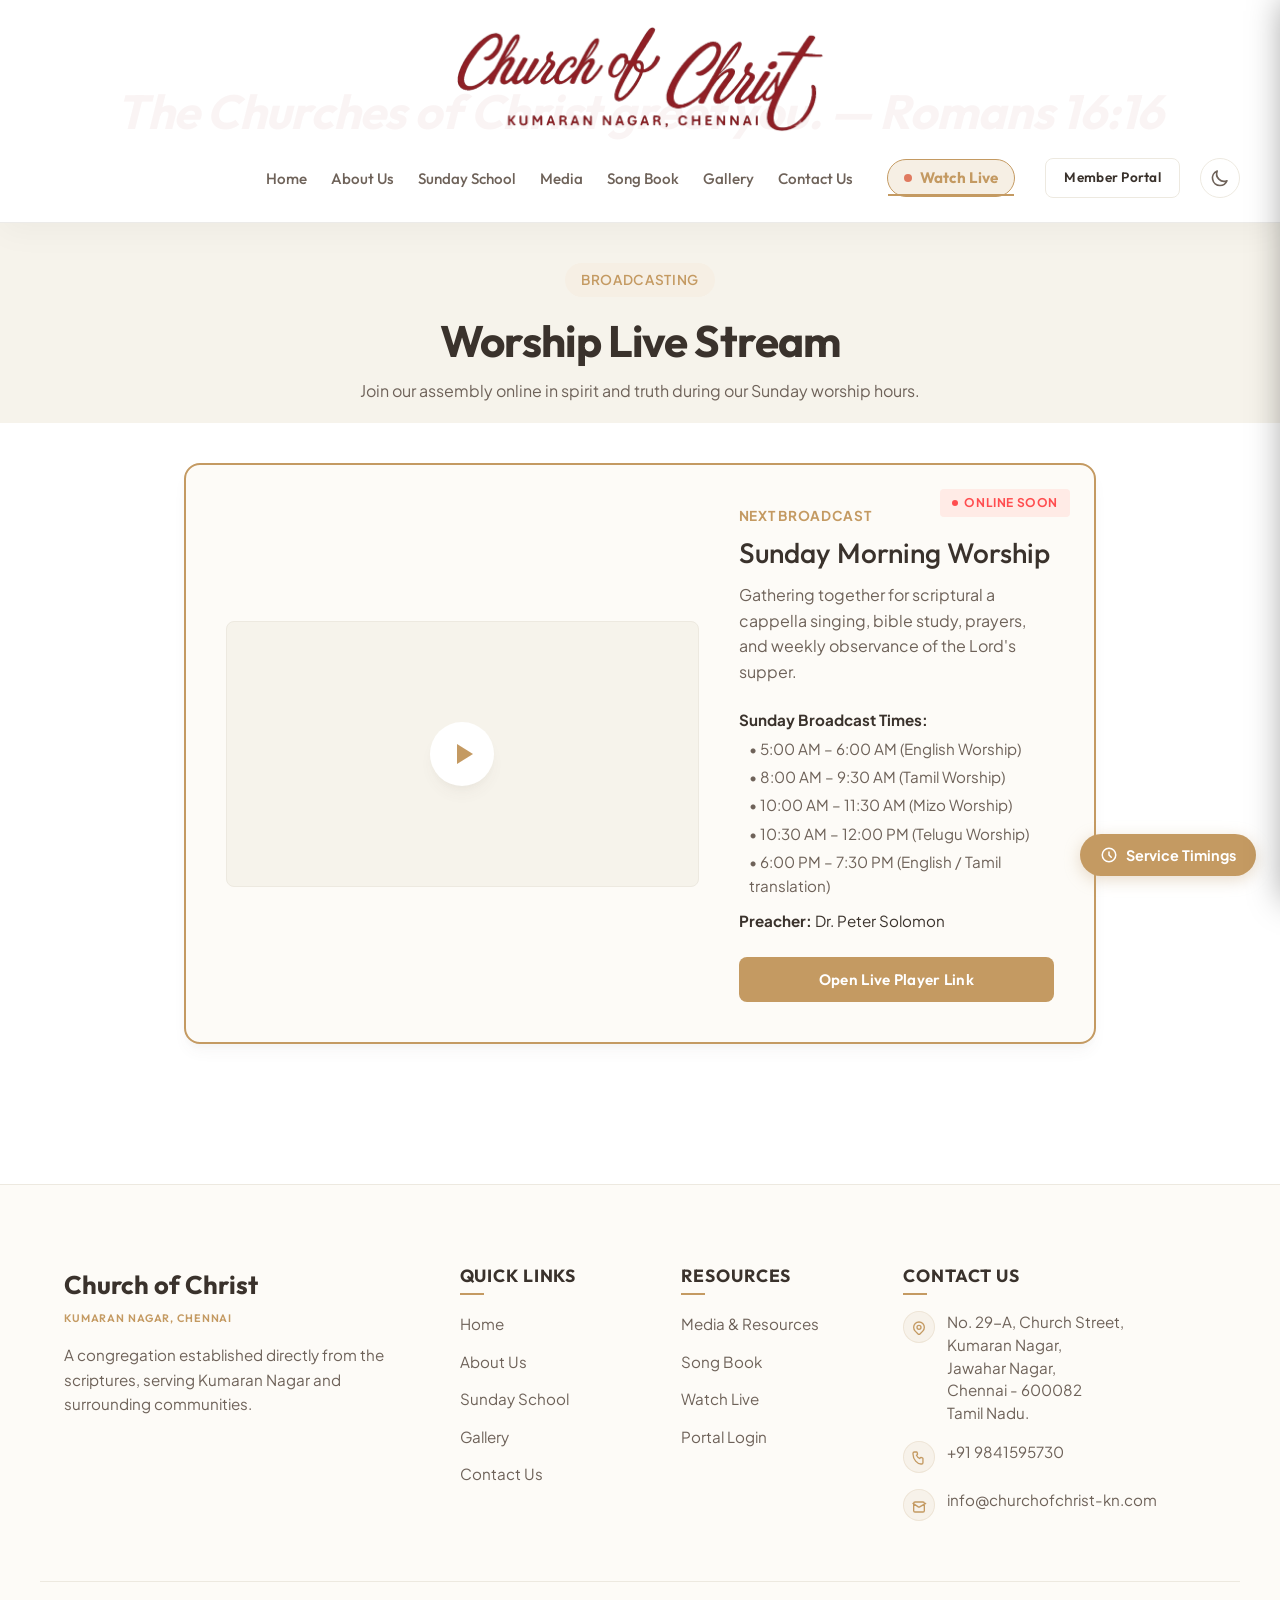
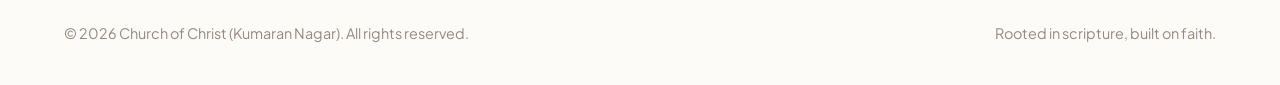
<file: live.html>
<!DOCTYPE html>
<html lang="en">
<head>
  <meta charset="UTF-8">
  <meta name="viewport" content="width=device-width, initial-scale=1.0">
  <title>Church of Christ - Watch Live</title>
  <meta name="description" content="Join our live stream services online every Sunday morning. A cappella singing, Bible study, and Lord's supper.">
  <link rel="stylesheet" href="css/style.css?v=1.3">
  <script>
    (function() {
      const theme = localStorage.getItem('theme') || 'light';
      if (theme === 'dark') {
        document.documentElement.classList.add('dark-theme');
      }
    })();
  </script>
</head>
<body class="fade-in">

  <!-- GLOBAL HEADER -->
  <header class="header">
    <div class="container nav-container">
      <div class="logo-wrapper">
        <a href="index.html" class="logo" id="header-logo">
          <div class="logo-img-wrapper">
            <img src="images/Red_NB.png" alt="Church of Christ" class="logo-img">
            <span class="logo-img-tagline">Kumaran Nagar, Chennai</span>
          </div>
        </a>
      </div>
      
      
      
      <ul class="nav-menu">
        <li><a href="index.html" class="nav-link">Home</a></li>
        <li><a href="about.html" class="nav-link">About Us</a></li>
        <li><a href="sundayschool.html" class="nav-link">Sunday School</a></li>
        <li><a href="media.html" class="nav-link">Media</a></li>
        <li class="nav-item-dropdown">
          <a href="javascript:void(0)" class="nav-link" style="cursor: default;">Song Book</a>
          <ul class="dropdown-menu">
            <li><a href="songbook.html?lang=tamil" class="dropdown-item">Tamil Songs</a></li>
            <li><a href="songbook.html?lang=english" class="dropdown-item">English Songs</a></li>
          </ul>
        </li>
        <li><a href="gallery.html" class="nav-link">Gallery</a></li>
        <li><a href="contact.html" class="nav-link">Contact Us</a></li>
        <li class="mobile-only" style="margin-top: 15px; width: 100%; list-style: none;">
          <button class="theme-toggle-btn mobile-theme-toggle" aria-label="Toggle Theme" style="background: none; border: 1.5px solid var(--border-color); border-radius: 8px; padding: 10px 16px; width: 100%; display: flex; align-items: center; justify-content: center; gap: 12px; cursor: pointer; color: var(--text-primary); font-family: var(--font-headings); font-weight: 500; font-size: 0.95rem;">
            <svg class="theme-icon-moon" fill="none" stroke="currentColor" viewBox="0 0 24 24" xmlns="http://www.w3.org/2000/svg" style="width: 20px; height: 20px;">
              <path stroke-linecap="round" stroke-linejoin="round" stroke-width="2" d="M20.354 15.354A9 9 0 018.646 3.646 9.003 9.003 0 0012 21a9.003 9.003 0 008.354-5.646z"></path>
            </svg>
            <svg class="theme-icon-sun" fill="none" stroke="currentColor" viewBox="0 0 24 24" xmlns="http://www.w3.org/2000/svg" style="display: none; width: 20px; height: 20px;">
              <path stroke-linecap="round" stroke-linejoin="round" stroke-width="2" d="M12 3v1m0 16v1m9-9h-1M4 9H3m15.364-6.364l-.707.707M6.343 17.657l-.707.707m0-12.728l.707.707m12.728 12.728l.707-.707M12 8a4 4 0 100 8 4 4 0 000-8z"></path>
            </svg>
            <span>Theme Mode</span>
          </button>
        </li>
        <li style="margin-left: 10px;"><a href="live.html" class="nav-link nav-link-live active"><span class="live-dot-pulse"></span>Watch Live</a></li>
        <li class="nav-btn mobile-only"><a href="login.html" class="btn btn-secondary btn-sm" id="member-portal-nav-btn-mobile">Member Portal</a></li>
      </ul>
      
      <div class="nav-right-area">
        <div class="nav-action desktop-only">
        <a href="login.html" class="btn btn-secondary btn-sm" id="member-portal-nav-btn">Member Portal</a>
      </div>
        <button id="theme-toggle" class="theme-toggle-btn" aria-label="Toggle Theme">
          <svg class="theme-icon-moon" fill="none" stroke="currentColor" viewBox="0 0 24 24" xmlns="http://www.w3.org/2000/svg">
            <path stroke-linecap="round" stroke-linejoin="round" stroke-width="2" d="M20.354 15.354A9 9 0 018.646 3.646 9.003 9.003 0 0012 21a9.003 9.003 0 008.354-5.646z"></path>
          </svg>
          <svg class="theme-icon-sun" fill="none" stroke="currentColor" viewBox="0 0 24 24" xmlns="http://www.w3.org/2000/svg" style="display: none;">
            <path stroke-linecap="round" stroke-linejoin="round" stroke-width="2" d="M12 3v1m0 16v1m9-9h-1M4 9H3m15.364-6.364l-.707.707M6.343 17.657l-.707.707m0-12.728l.707.707m12.728 12.728l.707-.707M12 8a4 4 0 100 8 4 4 0 000-8z"></path>
          </svg>
        </button>
        <button class="mobile-toggle" aria-label="Toggle menu" id="menu-toggle-btn">
        <span></span>
        <span></span>
        <span></span>
      </button>
      </div>
    </div>
  </header>

  <!-- PAGE HEADER -->
  <section class="section section-tertiary" style="padding: 40px 0 20px 0; text-align: center;">
    <div class="container">
      <span class="badge">Broadcasting</span>
      <h1 style="margin-bottom: 10px;">Worship Live Stream</h1>
      <p style="max-width: 600px; margin: 0 auto; color: var(--text-secondary);">Join our assembly online in spirit and truth during our Sunday worship hours.</p>
    </div>
  </section>

  <!-- LIVE STREAM HUB -->
  <section class="section" style="padding: 40px 0 80px 0;">
    <div class="container" style="max-width: 960px;">
      <!-- Live Card -->
      <div class="live-card">
        <div class="live-badge">
          <span class="live-badge-dot"></span>
          <span>Online soon</span>
        </div>

        <div class="live-card-grid">
          <div class="video-placeholder" id="live-stream-player">
            <!-- Overlay visual indicators built in CSS -->
          </div>
          <div class="live-card-content">
            <span style="font-size: 0.85rem; font-weight: 700; color: var(--color-accent); text-transform: uppercase; letter-spacing: 0.05em; display: block; margin-bottom: 8px;">Next Broadcast</span>
            <h3>Sunday Morning Worship</h3>
            <p>Gathering together for scriptural a cappella singing, bible study, prayers, and weekly observance of the Lord's supper.</p>
            <div style="display: flex; flex-direction: column; gap: 10px; font-size: 0.95rem; margin-bottom: 24px; color: var(--text-primary);">
              <div>
                <strong>Sunday Broadcast Times:</strong>
                <ul style="list-style: none; padding-left: 10px; margin: 4px 0 0 0; display: flex; flex-direction: column; gap: 4px; color: var(--text-secondary);">
                  <li>&bull; 5:00 AM – 6:00 AM (English Worship)</li>
                  <li>&bull; 8:00 AM – 9:30 AM (Tamil Worship)</li>
                  <li>&bull; 10:00 AM – 11:30 AM (Mizo Worship)</li>
                  <li>&bull; 10:30 AM – 12:00 PM (Telugu Worship)</li>
                  <li>&bull; 6:00 PM – 7:30 PM (English / Tamil translation)</li>
                </ul>
              </div>
              <div><strong>Preacher:</strong> Dr. Peter Solomon</div>
            </div>
            <button class="btn btn-primary" onclick="alert('The live stream will begin at our scheduled worship service times on Sunday.')" style="width: 100%;">Open Live Player Link</button>
          </div>
        </div>
      </div>
    </div>
  </section>

    <!-- GLOBAL FOOTER -->
  <footer class="footer">
    <div class="container footer-grid">
      <div class="footer-about">
        <a href="index.html" class="footer-logo">
          Church of Christ
          <span class="footer-logo-tagline">Kumaran Nagar, Chennai</span>
        </a>
        <p>A congregation established directly from the scriptures, serving Kumaran Nagar and surrounding communities.</p>
      </div>
      
      <div>
        <h4 class="footer-title">Quick Links</h4>
        <ul class="footer-links">
          <li><a href="index.html">Home</a></li>
          <li><a href="about.html">About Us</a></li>
          <li><a href="sundayschool.html">Sunday School</a></li>
          <li><a href="gallery.html">Gallery</a></li>
          <li><a href="contact.html">Contact Us</a></li>
        </ul>
      </div>

      <div>
        <h4 class="footer-title">Resources</h4>
        <ul class="footer-links">
          <li><a href="media.html">Media & Resources</a></li>
          <li><a href="songbook.html">Song Book</a></li>
          <li><a href="live.html">Watch Live</a></li>
          <li><a href="login.html">Portal Login</a></li>
        </ul>
      </div>

      <div>
        <h4 class="footer-title">Contact Us</h4>
        <ul class="footer-contact-info">
          <li>
            <div class="footer-contact-icon-wrapper">
              <svg fill="none" stroke="currentColor" viewBox="0 0 24 24" xmlns="http://www.w3.org/2000/svg">
                <path stroke-linecap="round" stroke-linejoin="round" stroke-width="2" d="M17.657 16.657L13.414 20.9a1.998 1.998 0 01-2.827 0l-4.244-4.243a8 8 0 1111.314 0z"></path>
                <path stroke-linecap="round" stroke-linejoin="round" stroke-width="2" d="M15 11a3 3 0 11-6 0 3 3 0 016 0z"></path>
              </svg>
            </div>
            <span>No. 29-A, Church Street,<br>Kumaran Nagar,<br>Jawahar Nagar,<br>Chennai - 600082<br>Tamil Nadu.</span>
          </li>
          <li>
            <div class="footer-contact-icon-wrapper">
              <svg fill="none" stroke="currentColor" viewBox="0 0 24 24" xmlns="http://www.w3.org/2000/svg">
                <path stroke-linecap="round" stroke-linejoin="round" stroke-width="2" d="M3 5a2 2 0 012-2h3.28a1 1 0 01.94.725l.548 2.2a1 1 0 01-.321.988l-1.305.98a10.582 10.582 0 004.872 4.872l.98-1.305a1 1 0 01.988-.321l2.2.548a1 1 0 01.725.94V19a2 2 0 01-2 2h-1C9.716 21 3 14.284 3 6V5z"></path>
              </svg>
            </div>
            <span>+91 9841595730</span>
          </li>
          <li>
            <div class="footer-contact-icon-wrapper">
              <svg fill="none" stroke="currentColor" viewBox="0 0 24 24" xmlns="http://www.w3.org/2000/svg">
                <path stroke-linecap="round" stroke-linejoin="round" stroke-width="2" d="M3 8l7.89 5.26a2 2 0 002.22 0L22 8m-2 11a2 2 0 01-2 2H6a2 2 0 01-2-2V8a2 2 0 012-2h12a2 2 0 012 2v11z"></path>
              </svg>
            </div>
            <span>info@churchofchrist-kn.com</span>
          </li>
        </ul>
      </div>
    </div>

    <div class="container footer-bottom">
      <p>&copy; 2026 Church of Christ (Kumaran Nagar). All rights reserved.</p>
      <p>Rooted in scripture, built on faith.</p>
    </div>
  </footer>

    <!-- FLOATING SERVICE TIMINGS WIDGET -->
  <button id="floating-schedule-btn" class="floating-schedule-btn" aria-label="View Service Timings">
    <svg fill="none" stroke="currentColor" viewBox="0 0 24 24" xmlns="http://www.w3.org/2000/svg">
      <path stroke-linecap="round" stroke-linejoin="round" stroke-width="2" d="M12 8v4l3 3m6-3a9 9 0 11-18 0 9 9 0 0118 0z"></path>
    </svg>
    <span>Service Timings</span>
  </button>

  <!-- WIDGET DRAWER BACKDROP -->
  <div id="schedule-drawer-overlay" class="schedule-drawer-overlay"></div>

  <!-- WIDGET DRAWER PANEL -->
  <div id="schedule-drawer" class="schedule-drawer">
    <div class="schedule-drawer-header">
      <h3>Service Timings</h3>
      <button id="schedule-drawer-close" class="schedule-drawer-close" aria-label="Close Panel">&times;</button>
    </div>
    <div class="schedule-drawer-body">
      <!-- Sunday Worship -->
      <div class="schedule-drawer-group">
        <h4>Sunday Worship</h4>
        <div class="schedule-drawer-item">
          <span class="time">5:00 AM – 6:00 AM</span>
          <span class="desc">English Worship</span>
        </div>
        <div class="schedule-drawer-item">
          <span class="time">8:00 AM – 9:30 AM</span>
          <span class="desc">Tamil Worship</span>
        </div>
        <div class="schedule-drawer-item">
          <span class="time">10:00 AM – 11:30 AM</span>
          <span class="desc">Mizo Worship</span>
        </div>
        <div class="schedule-drawer-item">
          <span class="time">10:30 AM – 12:00 PM</span>
          <span class="desc">Telugu Worship</span>
        </div>
        <div class="schedule-drawer-item">
          <span class="time">6:00 PM – 7:30 PM</span>
          <span class="desc">English Worship (with Tamil translation)</span>
        </div>
      </div>

      <!-- Wednesday -->
      <div class="schedule-drawer-group">
        <h4>Wednesday Bible Class</h4>
        <div class="schedule-drawer-item">
          <span class="time">6:30 PM – 7:30 PM</span>
          <span class="desc">Weekly Bible Study & Prayer</span>
        </div>
      </div>

      <!-- Friday -->
      <div class="schedule-drawer-group">
        <h4>Friday Prayer Meeting</h4>
        <div class="schedule-drawer-item">
          <span class="time">10:00 AM – 12:00 PM</span>
          <span class="desc">Women's Prayer Meeting</span>
        </div>
      </div>
    </div>
  </div>

  <script>
    document.addEventListener('DOMContentLoaded', function() {
      const btn = document.getElementById('floating-schedule-btn');
      const drawer = document.getElementById('schedule-drawer');
      const overlay = document.getElementById('schedule-drawer-overlay');
      const closeBtn = document.getElementById('schedule-drawer-close');

      function openDrawer() {
        if (drawer) drawer.classList.add('open');
        if (overlay) overlay.classList.add('active');
        document.body.style.overflow = 'hidden';
      }

      function closeDrawer() {
        if (drawer) drawer.classList.remove('open');
        if (overlay) overlay.classList.remove('active');
        document.body.style.overflow = '';
      }

      if (btn && drawer && overlay && closeBtn) {
        btn.addEventListener('click', openDrawer);
        closeBtn.addEventListener('click', closeDrawer);
        overlay.addEventListener('click', closeDrawer);
      }
    });
  </script>


  <script src="js/main.js?v=1.3"></script>
</body>
</html>
</file>
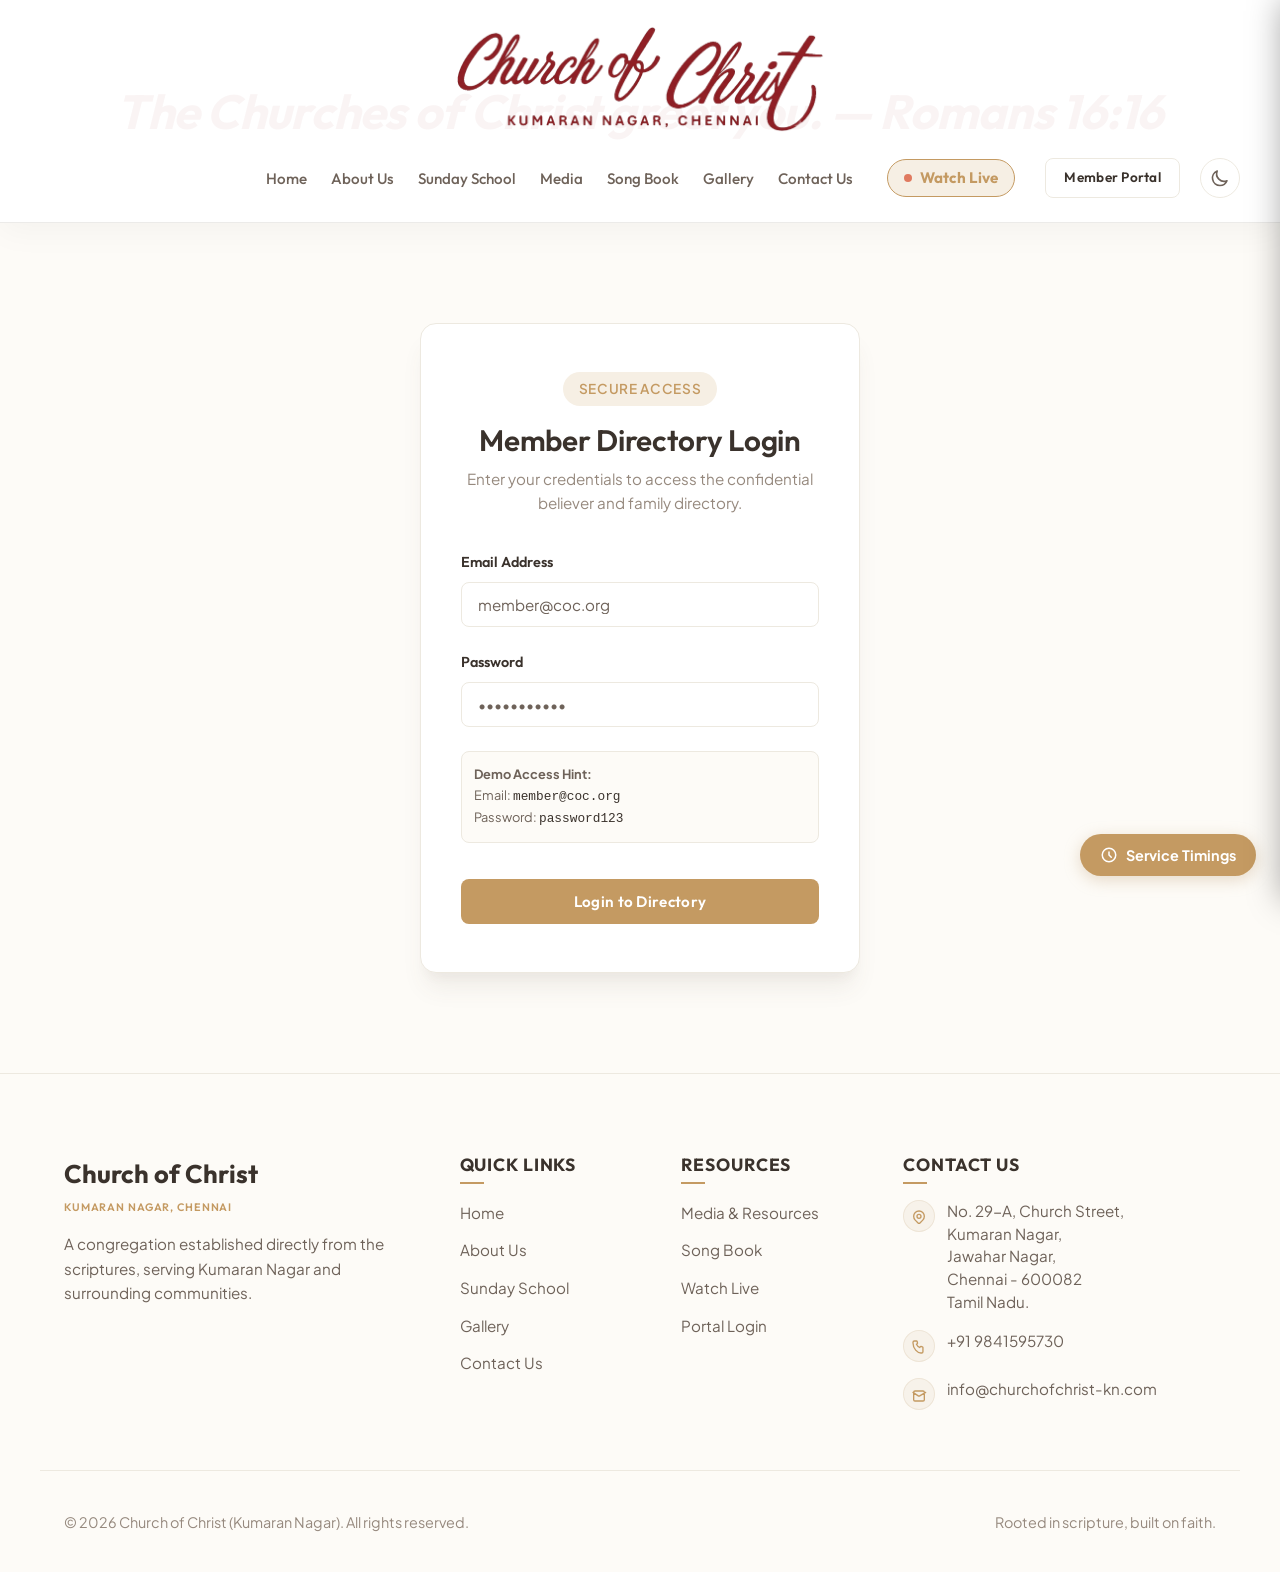
<file: login.html>
<!DOCTYPE html>
<html lang="en">
<head>
  <meta charset="UTF-8">
  <meta name="viewport" content="width=device-width, initial-scale=1.0">
  <title>Church of Christ - Member Directory Login</title>
  <meta name="description" content="Secure portal login for Church of Christ believers to access the member directory and confidential assembly data.">
  <link rel="stylesheet" href="css/style.css?v=1.3">
  <script>
    (function() {
      const theme = localStorage.getItem('theme') || 'light';
      if (theme === 'dark') {
        document.documentElement.classList.add('dark-theme');
      }
    })();
  </script>
</head>
<body class="fade-in">

  <!-- GLOBAL HEADER -->
  <header class="header">
    <div class="container nav-container">
      <div class="logo-wrapper">
        <a href="index.html" class="logo" id="header-logo">
          <div class="logo-img-wrapper">
            <img src="images/Red_NB.png" alt="Church of Christ" class="logo-img">
            <span class="logo-img-tagline">Kumaran Nagar, Chennai</span>
          </div>
        </a>
      </div>
      
      
      
      <ul class="nav-menu">
        <li><a href="index.html" class="nav-link">Home</a></li>
        <li><a href="about.html" class="nav-link">About Us</a></li>
        <li><a href="sundayschool.html" class="nav-link">Sunday School</a></li>
        <li><a href="media.html" class="nav-link">Media</a></li>
        <li class="nav-item-dropdown">
          <a href="javascript:void(0)" class="nav-link" style="cursor: default;">Song Book</a>
          <ul class="dropdown-menu">
            <li><a href="songbook.html?lang=tamil" class="dropdown-item">Tamil Songs</a></li>
            <li><a href="songbook.html?lang=english" class="dropdown-item">English Songs</a></li>
          </ul>
        </li>
        <li><a href="gallery.html" class="nav-link">Gallery</a></li>
        <li><a href="contact.html" class="nav-link">Contact Us</a></li>
        <li class="mobile-only" style="margin-top: 15px; width: 100%; list-style: none;">
          <button class="theme-toggle-btn mobile-theme-toggle" aria-label="Toggle Theme" style="background: none; border: 1.5px solid var(--border-color); border-radius: 8px; padding: 10px 16px; width: 100%; display: flex; align-items: center; justify-content: center; gap: 12px; cursor: pointer; color: var(--text-primary); font-family: var(--font-headings); font-weight: 500; font-size: 0.95rem;">
            <svg class="theme-icon-moon" fill="none" stroke="currentColor" viewBox="0 0 24 24" xmlns="http://www.w3.org/2000/svg" style="width: 20px; height: 20px;">
              <path stroke-linecap="round" stroke-linejoin="round" stroke-width="2" d="M20.354 15.354A9 9 0 018.646 3.646 9.003 9.003 0 0012 21a9.003 9.003 0 008.354-5.646z"></path>
            </svg>
            <svg class="theme-icon-sun" fill="none" stroke="currentColor" viewBox="0 0 24 24" xmlns="http://www.w3.org/2000/svg" style="display: none; width: 20px; height: 20px;">
              <path stroke-linecap="round" stroke-linejoin="round" stroke-width="2" d="M12 3v1m0 16v1m9-9h-1M4 9H3m15.364-6.364l-.707.707M6.343 17.657l-.707.707m0-12.728l.707.707m12.728 12.728l.707-.707M12 8a4 4 0 100 8 4 4 0 000-8z"></path>
            </svg>
            <span>Theme Mode</span>
          </button>
        </li>
        <li class="nav-live-wrapper" style="margin-left: 10px;"><a href="live.html" class="nav-link nav-link-live"><span class="live-dot-pulse"></span>Watch Live</a></li>
        <li class="nav-btn mobile-only"><a href="login.html" class="btn btn-secondary btn-sm active" id="member-portal-nav-btn-mobile">Member Portal</a></li>
      </ul>
      
      <div class="nav-right-area">
        <div class="nav-action desktop-only">
        <a href="login.html" class="btn btn-secondary btn-sm active" id="member-portal-nav-btn">Member Portal</a>
      </div>
        <button id="theme-toggle" class="theme-toggle-btn" aria-label="Toggle Theme">
          <svg class="theme-icon-moon" fill="none" stroke="currentColor" viewBox="0 0 24 24" xmlns="http://www.w3.org/2000/svg">
            <path stroke-linecap="round" stroke-linejoin="round" stroke-width="2" d="M20.354 15.354A9 9 0 018.646 3.646 9.003 9.003 0 0012 21a9.003 9.003 0 008.354-5.646z"></path>
          </svg>
          <svg class="theme-icon-sun" fill="none" stroke="currentColor" viewBox="0 0 24 24" xmlns="http://www.w3.org/2000/svg" style="display: none;">
            <path stroke-linecap="round" stroke-linejoin="round" stroke-width="2" d="M12 3v1m0 16v1m9-9h-1M4 9H3m15.364-6.364l-.707.707M6.343 17.657l-.707.707m0-12.728l.707.707m12.728 12.728l.707-.707M12 8a4 4 0 100 8 4 4 0 000-8z"></path>
          </svg>
        </button>
        <button class="mobile-toggle" aria-label="Toggle menu" id="menu-toggle-btn">
        <span></span>
        <span></span>
        <span></span>
      </button>
      </div>
    </div>
  </header>

  <!-- LOGIN SECTION -->
  <section class="login-section">
    <div class="login-card">
      <div class="login-header">
        <span class="badge">Secure Access</span>
        <h2>Member Directory Login</h2>
        <p>Enter your credentials to access the confidential believer and family directory.</p>
      </div>

      <!-- Error Message Area -->
      <div id="login-error-msg" style="display: none; padding: 12px; background-color: #fff1f0; border: 1px solid #ffa39e; border-radius: var(--border-radius-sm); color: #cf1322; font-size: 0.85rem; margin-bottom: 20px; text-align: left;"></div>

      <form id="member-login-form">
        <!-- Email -->
        <div class="form-group">
          <label for="login-email" class="form-label">Email Address</label>
          <input type="email" id="login-email" class="form-input" placeholder="e.g. member@coc.org" required value="member@coc.org">
        </div>

        <!-- Password -->
        <div class="form-group">
          <label for="login-password" class="form-label">Password</label>
          <input type="password" id="login-password" class="form-input" placeholder="••••••••" required value="password123">
        </div>

        <!-- Hint Banner -->
        <div style="background-color: var(--bg-secondary); padding: 12px; border-radius: var(--border-radius-sm); font-size: 0.8rem; margin-bottom: 24px; border: 1px solid var(--border-color); text-align: left;">
          <strong>Demo Access Hint:</strong><br>
          Email: <code style="color: var(--text-primary);">member@coc.org</code><br>
          Password: <code style="color: var(--text-primary);">password123</code>
        </div>

        <button type="submit" class="btn btn-primary login-btn">Login to Directory</button>
      </form>
      
    </div>
  </section>

    <!-- GLOBAL FOOTER -->
  <footer class="footer">
    <div class="container footer-grid">
      <div class="footer-about">
        <a href="index.html" class="footer-logo">
          Church of Christ
          <span class="footer-logo-tagline">Kumaran Nagar, Chennai</span>
        </a>
        <p>A congregation established directly from the scriptures, serving Kumaran Nagar and surrounding communities.</p>
      </div>
      
      <div>
        <h4 class="footer-title">Quick Links</h4>
        <ul class="footer-links">
          <li><a href="index.html">Home</a></li>
          <li><a href="about.html">About Us</a></li>
          <li><a href="sundayschool.html">Sunday School</a></li>
          <li><a href="gallery.html">Gallery</a></li>
          <li><a href="contact.html">Contact Us</a></li>
        </ul>
      </div>

      <div>
        <h4 class="footer-title">Resources</h4>
        <ul class="footer-links">
          <li><a href="media.html">Media & Resources</a></li>
          <li><a href="songbook.html">Song Book</a></li>
          <li><a href="live.html">Watch Live</a></li>
          <li><a href="login.html">Portal Login</a></li>
        </ul>
      </div>

      <div>
        <h4 class="footer-title">Contact Us</h4>
        <ul class="footer-contact-info">
          <li>
            <div class="footer-contact-icon-wrapper">
              <svg fill="none" stroke="currentColor" viewBox="0 0 24 24" xmlns="http://www.w3.org/2000/svg">
                <path stroke-linecap="round" stroke-linejoin="round" stroke-width="2" d="M17.657 16.657L13.414 20.9a1.998 1.998 0 01-2.827 0l-4.244-4.243a8 8 0 1111.314 0z"></path>
                <path stroke-linecap="round" stroke-linejoin="round" stroke-width="2" d="M15 11a3 3 0 11-6 0 3 3 0 016 0z"></path>
              </svg>
            </div>
            <span>No. 29-A, Church Street,<br>Kumaran Nagar,<br>Jawahar Nagar,<br>Chennai - 600082<br>Tamil Nadu.</span>
          </li>
          <li>
            <div class="footer-contact-icon-wrapper">
              <svg fill="none" stroke="currentColor" viewBox="0 0 24 24" xmlns="http://www.w3.org/2000/svg">
                <path stroke-linecap="round" stroke-linejoin="round" stroke-width="2" d="M3 5a2 2 0 012-2h3.28a1 1 0 01.94.725l.548 2.2a1 1 0 01-.321.988l-1.305.98a10.582 10.582 0 004.872 4.872l.98-1.305a1 1 0 01.988-.321l2.2.548a1 1 0 01.725.94V19a2 2 0 01-2 2h-1C9.716 21 3 14.284 3 6V5z"></path>
              </svg>
            </div>
            <span>+91 9841595730</span>
          </li>
          <li>
            <div class="footer-contact-icon-wrapper">
              <svg fill="none" stroke="currentColor" viewBox="0 0 24 24" xmlns="http://www.w3.org/2000/svg">
                <path stroke-linecap="round" stroke-linejoin="round" stroke-width="2" d="M3 8l7.89 5.26a2 2 0 002.22 0L22 8m-2 11a2 2 0 01-2 2H6a2 2 0 01-2-2V8a2 2 0 012-2h12a2 2 0 012 2v11z"></path>
              </svg>
            </div>
            <span>info@churchofchrist-kn.com</span>
          </li>
        </ul>
      </div>
    </div>

    <div class="container footer-bottom">
      <p>&copy; 2026 Church of Christ (Kumaran Nagar). All rights reserved.</p>
      <p>Rooted in scripture, built on faith.</p>
    </div>
  </footer>

    <!-- FLOATING SERVICE TIMINGS WIDGET -->
  <button id="floating-schedule-btn" class="floating-schedule-btn" aria-label="View Service Timings">
    <svg fill="none" stroke="currentColor" viewBox="0 0 24 24" xmlns="http://www.w3.org/2000/svg">
      <path stroke-linecap="round" stroke-linejoin="round" stroke-width="2" d="M12 8v4l3 3m6-3a9 9 0 11-18 0 9 9 0 0118 0z"></path>
    </svg>
    <span>Service Timings</span>
  </button>

  <!-- WIDGET DRAWER BACKDROP -->
  <div id="schedule-drawer-overlay" class="schedule-drawer-overlay"></div>

  <!-- WIDGET DRAWER PANEL -->
  <div id="schedule-drawer" class="schedule-drawer">
    <div class="schedule-drawer-header">
      <h3>Service Timings</h3>
      <button id="schedule-drawer-close" class="schedule-drawer-close" aria-label="Close Panel">&times;</button>
    </div>
    <div class="schedule-drawer-body">
      <!-- Sunday Worship -->
      <div class="schedule-drawer-group">
        <h4>Sunday Worship</h4>
        <div class="schedule-drawer-item">
          <span class="time">5:00 AM – 6:00 AM</span>
          <span class="desc">English Worship</span>
        </div>
        <div class="schedule-drawer-item">
          <span class="time">8:00 AM – 9:30 AM</span>
          <span class="desc">Tamil Worship</span>
        </div>
        <div class="schedule-drawer-item">
          <span class="time">10:00 AM – 11:30 AM</span>
          <span class="desc">Mizo Worship</span>
        </div>
        <div class="schedule-drawer-item">
          <span class="time">10:30 AM – 12:00 PM</span>
          <span class="desc">Telugu Worship</span>
        </div>
        <div class="schedule-drawer-item">
          <span class="time">6:00 PM – 7:30 PM</span>
          <span class="desc">English Worship (with Tamil translation)</span>
        </div>
      </div>

      <!-- Wednesday -->
      <div class="schedule-drawer-group">
        <h4>Wednesday Bible Class</h4>
        <div class="schedule-drawer-item">
          <span class="time">6:30 PM – 7:30 PM</span>
          <span class="desc">Weekly Bible Study & Prayer</span>
        </div>
      </div>

      <!-- Friday -->
      <div class="schedule-drawer-group">
        <h4>Friday Prayer Meeting</h4>
        <div class="schedule-drawer-item">
          <span class="time">10:00 AM – 12:00 PM</span>
          <span class="desc">Women's Prayer Meeting</span>
        </div>
      </div>
    </div>
  </div>

  <script>
    document.addEventListener('DOMContentLoaded', function() {
      const btn = document.getElementById('floating-schedule-btn');
      const drawer = document.getElementById('schedule-drawer');
      const overlay = document.getElementById('schedule-drawer-overlay');
      const closeBtn = document.getElementById('schedule-drawer-close');

      function openDrawer() {
        if (drawer) drawer.classList.add('open');
        if (overlay) overlay.classList.add('active');
        document.body.style.overflow = 'hidden';
      }

      function closeDrawer() {
        if (drawer) drawer.classList.remove('open');
        if (overlay) overlay.classList.remove('active');
        document.body.style.overflow = '';
      }

      if (btn && drawer && overlay && closeBtn) {
        btn.addEventListener('click', openDrawer);
        closeBtn.addEventListener('click', closeDrawer);
        overlay.addEventListener('click', closeDrawer);
      }
    });
  </script>


  <script src="js/main.js?v=1.3"></script>
</body>
</html>
</file>
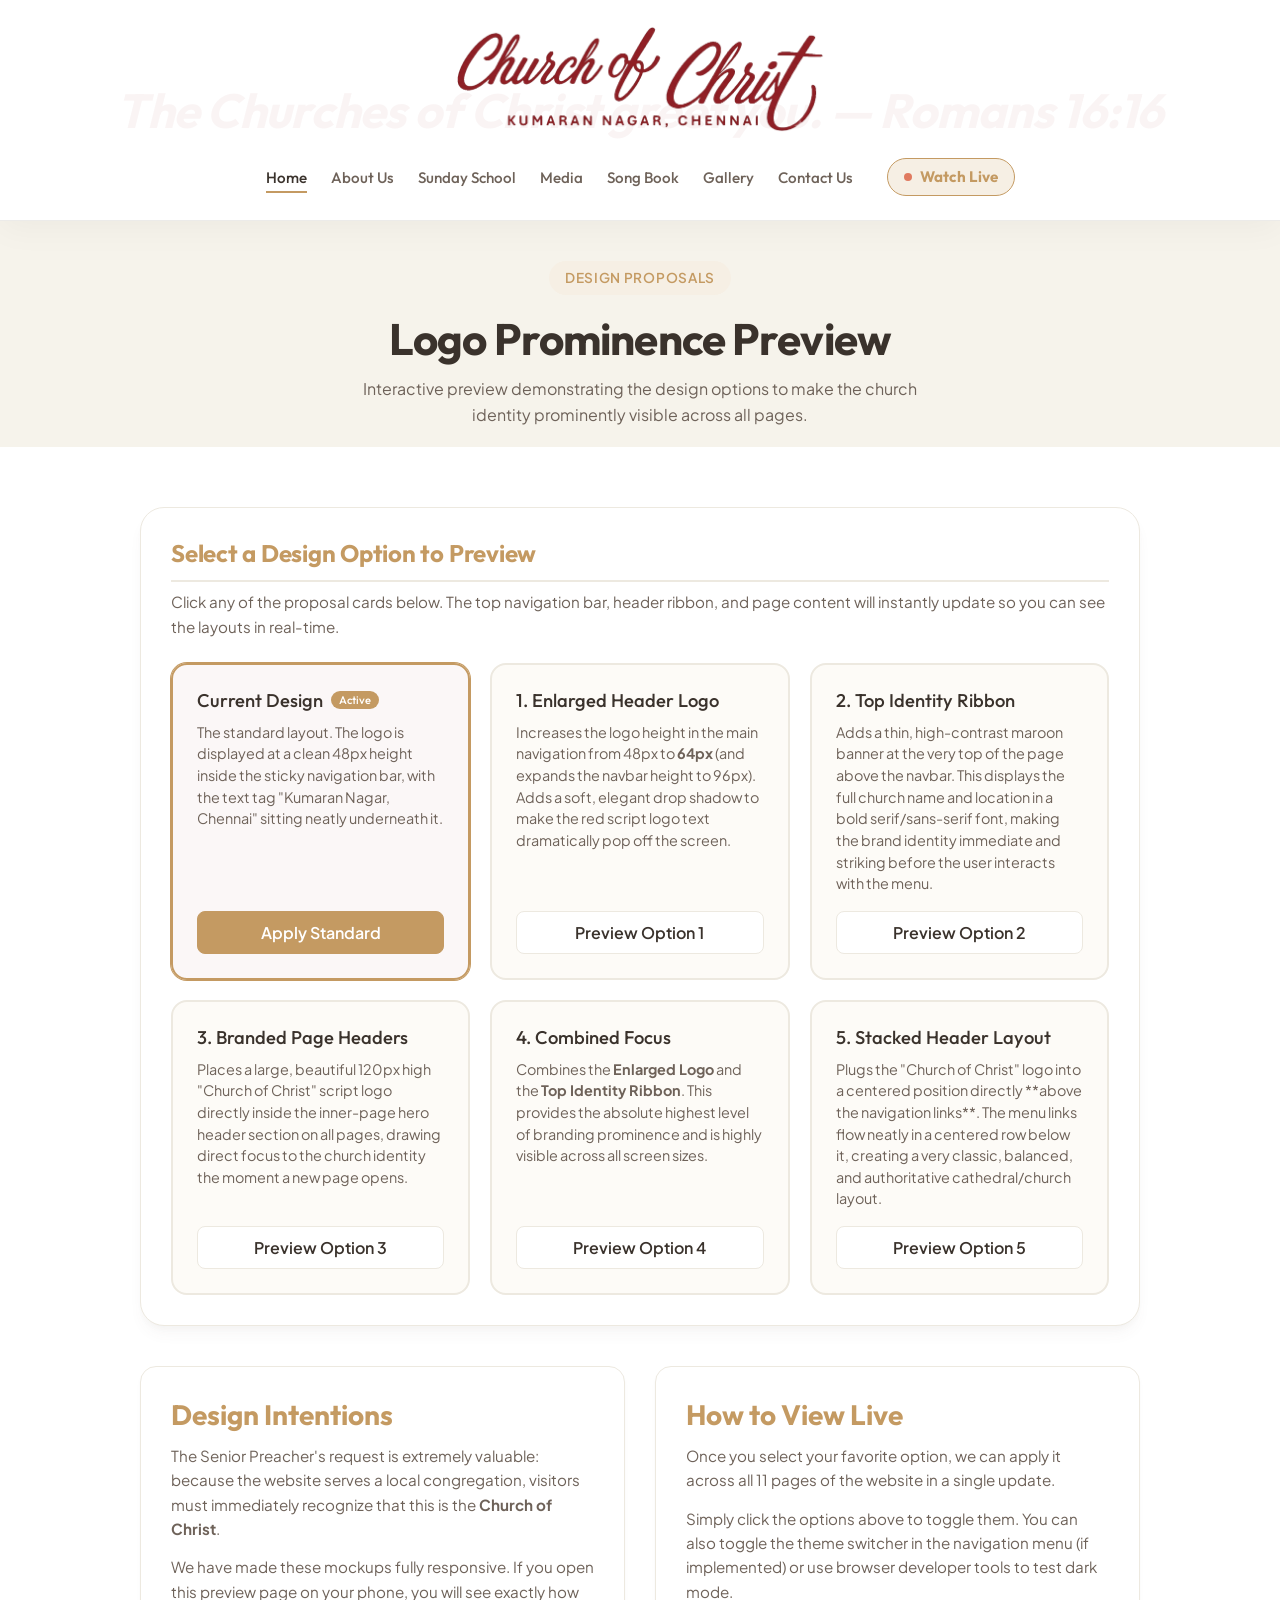
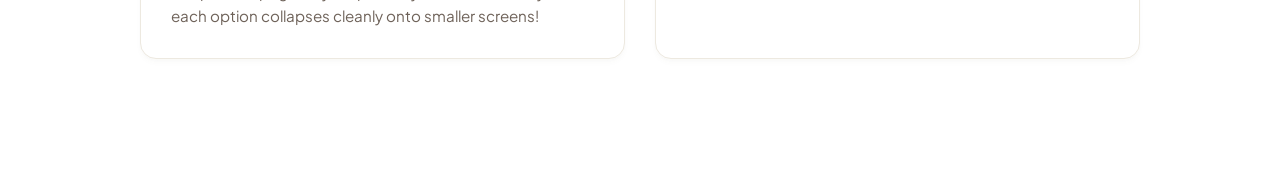
<file: logo_options_preview.html>
<!DOCTYPE html>
<html lang="en" data-theme="light">
<head>
  <meta charset="UTF-8">
  <meta name="viewport" content="width=device-width, initial-scale=1.0">
  <title>Logo Prominence Options Preview</title>
  <link rel="stylesheet" href="css/style.css">
  <link rel="preconnect" href="https://fonts.googleapis.com">
  <link rel="preconnect" href="https://fonts.gstatic.com" crossorigin>
  <link href="https://fonts.googleapis.com/css2?family=Inter:wght@400;500;600;700&family=Outfit:wght@400;500;600;700;800&family=Playfair+Display:ital,wght@0,600;0,700;1,400&family=Alex+Brush&display=swap" rel="stylesheet">
  
  <style>
    /* Preview Page Specific Styles */
    .preview-control-panel {
      background-color: var(--bg-primary);
      border: 1px solid var(--border-color);
      border-radius: var(--border-radius-lg);
      padding: 30px;
      margin: 40px auto;
      max-width: 1000px;
      box-shadow: var(--shadow-md);
    }
    
    .preview-card-grid {
      display: grid;
      grid-template-columns: repeat(auto-fit, minmax(280px, 1fr));
      gap: 20px;
      margin-top: 24px;
    }
    
    .preview-option-card {
      background-color: var(--bg-secondary);
      border: 2px solid var(--border-color);
      border-radius: var(--border-radius-md);
      padding: 24px;
      cursor: pointer;
      transition: all var(--transition-normal);
      display: flex;
      flex-direction: column;
      height: 100%;
    }
    
    .preview-option-card:hover {
      border-color: var(--color-accent);
      transform: translateY(-2px);
      box-shadow: var(--shadow-sm);
    }
    
    .preview-option-card.active {
      border-color: var(--color-accent);
      background-color: rgba(128, 0, 0, 0.03);
      box-shadow: 0 0 0 1px var(--color-accent);
    }
    
    .preview-option-card h3 {
      font-size: 1.15rem;
      margin-bottom: 10px;
      color: var(--text-primary);
      display: flex;
      align-items: center;
      gap: 8px;
    }
    
    .preview-option-card .badge-active {
      background-color: var(--color-accent);
      color: white;
      font-size: 0.7rem;
      padding: 2px 8px;
      border-radius: 20px;
      display: none;
    }
    
    .preview-option-card.active .badge-active {
      display: inline-block;
    }
    
    .preview-option-card p {
      font-size: 0.9rem;
      line-height: 1.5;
      color: var(--text-secondary);
      margin-bottom: 16px;
      flex-grow: 1;
    }
    
    .preview-btn {
      width: 100%;
      padding: 10px;
      border-radius: var(--border-radius-sm);
      font-weight: 600;
      text-align: center;
      background-color: var(--bg-primary);
      border: 1px solid var(--border-color);
      color: var(--text-primary);
      cursor: pointer;
      transition: all var(--transition-fast);
    }
    
    .preview-option-card.active .preview-btn {
      background-color: var(--color-accent);
      border-color: var(--color-accent);
      color: white;
    }

    /* TOP RIBBON BRANDING (OPTION 2) */
    .top-brand-ribbon {
      background-color: var(--color-accent);
      color: white;
      text-align: center;
      padding: 8px 16px;
      font-size: 0.8rem;
      font-weight: 700;
      letter-spacing: 0.12em;
      text-transform: uppercase;
      display: none;
      border-bottom: 1px solid rgba(255, 255, 255, 0.1);
      box-shadow: inset 0 -1px 0 rgba(0,0,0,0.1);
    }

    /* OPTION 1 OVERRIDES */
    body.opt-enlarged-logo .header {
      height: 96px !important;
    }
    body.opt-enlarged-logo .logo-img {
      height: 64px !important;
      filter: drop-shadow(0 2px 4px rgba(128, 0, 0, 0.15)) !important;
    }
    body.opt-enlarged-logo [data-theme="dark"] .logo-img {
      filter: drop-shadow(0 0 8px rgba(255, 255, 255, 0.25)) brightness(1.2) !important;
    }
    body.opt-enlarged-logo .logo-img-tagline {
      font-size: 0.72rem !important;
    }
    body.opt-enlarged-logo .section-tertiary {
      margin-top: 0 !important; /* Offset header height difference */
    }

    /* OPTION 2 OVERRIDES */
    body.opt-top-ribbon .top-brand-ribbon {
      display: block;
    }
    body.opt-top-ribbon .header {
      position: sticky;
      top: 0; /* Stays sticky below ribbon if scroll handles it, or scrolls with ribbon */
    }

    /* OPTION 3 OVERRIDES */
    .branded-page-header-logo {
      display: none;
      margin: 0 auto 20px auto;
      max-width: 280px;
      filter: drop-shadow(0 4px 8px rgba(0,0,0,0.05));
    }
    body.opt-branded-headers .branded-page-header-logo {
      display: block;
    }
    body.opt-branded-headers .section-tertiary {
      padding: 50px 0 30px 0 !important;
    }

    /* OPTION 5: STACKED CENTERED HEADER (LOGO ABOVE MENU) */
    body.opt-stacked-header .header {
      height: auto !important;
      padding: 24px 0 !important;
    }
    body.opt-stacked-header .nav-container {
      display: flex !important;
      flex-direction: column !important;
      gap: 20px !important;
      align-items: center !important;
      justify-content: center !important;
    }
    body.opt-stacked-header .logo-wrapper {
      display: flex !important;
      justify-content: center !important;
      width: 100% !important;
    }
    body.opt-stacked-header .logo-img {
      height: 80px !important;
      margin: 0 auto !important;
    }
    body.opt-stacked-header .logo-img-wrapper {
      display: flex !important;
      flex-direction: column !important;
      align-items: center !important;
    }
    body.opt-stacked-header .logo-img-tagline {
      font-size: 0.8rem !important;
      margin-top: 4px !important;
    }
    body.opt-stacked-header .nav-menu {
      display: flex !important;
      width: 100% !important;
      justify-content: center !important;
      gap: 24px !important;
    }
    body.opt-stacked-header .section-tertiary {
      margin-top: 0 !important;
    }
  </style>
</head>
<body>

  <!-- TOP BRAND RIBBON (OPTION 2 MOCKUP) -->
  <div class="top-brand-ribbon" id="top-ribbon">
    ⛪ CHURCH OF CHRIST &nbsp;•&nbsp; KUMARAN NAGAR, CHENNAI &nbsp;•&nbsp; ESTABLISHED DIRECTLY FROM THE SCRIPTURES
  </div>

  <!-- GLOBAL HEADER (MODIFIED FOR INTERACTIVE PREVIEW) -->
  <header class="header">
    <div class="container nav-container">
      <div class="logo-wrapper">
        <a href="javascript:void(0)" class="logo" id="header-logo">
          <div class="logo-img-wrapper">
            <img src="images/Red_NB.png" alt="Church of Christ" class="logo-img" style="transition: all 0.3s ease;">
            <span class="logo-img-tagline" style="transition: all 0.3s ease;">Kumaran Nagar, Chennai</span>
          </div>
        </a>
      </div>
      
      <ul class="nav-menu">
        <li><a href="javascript:void(0)" class="nav-link active">Home</a></li>
        <li><a href="javascript:void(0)" class="nav-link">About Us</a></li>
        <li><a href="javascript:void(0)" class="nav-link">Sunday School</a></li>
        <li><a href="javascript:void(0)" class="nav-link">Media</a></li>
        <li><a href="javascript:void(0)" class="nav-link">Song Book</a></li>
        <li><a href="javascript:void(0)" class="nav-link">Gallery</a></li>
        <li><a href="javascript:void(0)" class="nav-link">Contact Us</a></li>
        <li class="mobile-only" style="margin-top: 15px; width: 100%; list-style: none;">
          <button class="theme-toggle-btn mobile-theme-toggle" aria-label="Toggle Theme" style="background: none; border: 1.5px solid var(--border-color); border-radius: 8px; padding: 10px 16px; width: 100%; display: flex; align-items: center; justify-content: center; gap: 12px; cursor: pointer; color: var(--text-primary); font-family: var(--font-headings); font-weight: 500; font-size: 0.95rem;">
            <svg class="theme-icon-moon" fill="none" stroke="currentColor" viewBox="0 0 24 24" xmlns="http://www.w3.org/2000/svg" style="width: 20px; height: 20px;">
              <path stroke-linecap="round" stroke-linejoin="round" stroke-width="2" d="M20.354 15.354A9 9 0 018.646 3.646 9.003 9.003 0 0012 21a9.003 9.003 0 008.354-5.646z"></path>
            </svg>
            <svg class="theme-icon-sun" fill="none" stroke="currentColor" viewBox="0 0 24 24" xmlns="http://www.w3.org/2000/svg" style="display: none; width: 20px; height: 20px;">
              <path stroke-linecap="round" stroke-linejoin="round" stroke-width="2" d="M12 3v1m0 16v1m9-9h-1M4 9H3m15.364-6.364l-.707.707M6.343 17.657l-.707.707m0-12.728l.707.707m12.728 12.728l.707-.707M12 8a4 4 0 100 8 4 4 0 000-8z"></path>
            </svg>
            <span>Theme Mode</span>
          </button>
        </li>
        <li class="nav-live-wrapper" style="margin-left: 10px;"><a href="javascript:void(0)" class="nav-link nav-link-live"><span class="live-dot-pulse"></span>Watch Live</a></li>
      </ul>
    </div>
  </header>

  <!-- SAMPLE PAGE HERO (BRANDS CONTAINER) -->
  <section class="section section-tertiary" style="padding: 40px 0 20px 0; text-align: center; transition: all 0.3s ease;">
    <div class="container">
      <!-- OPTION 3 EMBEDDED PAGE LOGO -->
      <img src="images/Red_NB.png" alt="Church of Christ" class="branded-page-header-logo" id="page-header-brand-logo">
      
      <span class="badge">Design Proposals</span>
      <h1 style="margin-bottom: 10px;">Logo Prominence Preview</h1>
      <p style="max-width: 600px; margin: 0 auto; color: var(--text-secondary);">Interactive preview demonstrating the design options to make the church identity prominently visible across all pages.</p>
    </div>
  </section>

  <!-- INTERACTIVE CONTROL PANEL -->
  <main class="container" style="padding: 20px 16px 80px 16px;">
    <div class="preview-control-panel">
      <h2 style="font-size: 1.5rem; margin-bottom: 8px; border-bottom: 2px solid var(--border-color); padding-bottom: 12px; color: var(--color-accent); font-weight: 700;">
        Select a Design Option to Preview
      </h2>
      <p style="color: var(--text-secondary); font-size: 0.95rem; margin-bottom: 24px;">
        Click any of the proposal cards below. The top navigation bar, header ribbon, and page content will instantly update so you can see the layouts in real-time.
      </p>
      
      <div class="preview-card-grid">
        <!-- DEFAULT CARD -->
        <div class="preview-option-card active" onclick="setOption('default')">
          <h3>
            Current Design 
            <span class="badge-active">Active</span>
          </h3>
          <p>
            The standard layout. The logo is displayed at a clean 48px height inside the sticky navigation bar, with the text tag "Kumaran Nagar, Chennai" sitting neatly underneath it.
          </p>
          <button class="preview-btn">Apply Standard</button>
        </div>

        <!-- OPTION 1 CARD -->
        <div class="preview-option-card" onclick="setOption('enlarged')">
          <h3>
            1. Enlarged Header Logo
            <span class="badge-active">Active</span>
          </h3>
          <p>
            Increases the logo height in the main navigation from 48px to <strong>64px</strong> (and expands the navbar height to 96px). Adds a soft, elegant drop shadow to make the red script logo text dramatically pop off the screen.
          </p>
          <button class="preview-btn">Preview Option 1</button>
        </div>

        <!-- OPTION 2 CARD -->
        <div class="preview-option-card" onclick="setOption('ribbon')">
          <h3>
            2. Top Identity Ribbon
            <span class="badge-active">Active</span>
          </h3>
          <p>
            Adds a thin, high-contrast maroon banner at the very top of the page above the navbar. This displays the full church name and location in a bold serif/sans-serif font, making the brand identity immediate and striking before the user interacts with the menu.
          </p>
          <button class="preview-btn">Preview Option 2</button>
        </div>

        <!-- OPTION 3 CARD -->
        <div class="preview-option-card" onclick="setOption('headers')">
          <h3>
            3. Branded Page Headers
            <span class="badge-active">Active</span>
          </h3>
          <p>
            Places a large, beautiful 120px high "Church of Christ" script logo directly inside the inner-page hero header section on all pages, drawing direct focus to the church identity the moment a new page opens.
          </p>
          <button class="preview-btn">Preview Option 3</button>
        </div>

        <!-- OPTION 4 CARD (COMBINED) -->
        <div class="preview-option-card" onclick="setOption('maximum')">
          <h3>
            4. Combined Focus
            <span class="badge-active">Active</span>
          </h3>
          <p>
            Combines the <strong>Enlarged Logo</strong> and the <strong>Top Identity Ribbon</strong>. This provides the absolute highest level of branding prominence and is highly visible across all screen sizes.
          </p>
          <button class="preview-btn">Preview Option 4</button>
        </div>

        <!-- OPTION 5 CARD (STACKED) -->
        <div class="preview-option-card" onclick="setOption('stacked')">
          <h3>
            5. Stacked Header Layout
            <span class="badge-active">Active</span>
          </h3>
          <p>
            Plugs the "Church of Christ" logo into a centered position directly **above the navigation links**. The menu links flow neatly in a centered row below it, creating a very classic, balanced, and authoritative cathedral/church layout.
          </p>
          <button class="preview-btn">Preview Option 5</button>
        </div>
      </div>
    </div>

    <!-- MOCK CONTENT AREA FOR TESTING CONTRAST -->
    <div style="max-width: 1000px; margin: 40px auto; display: grid; grid-template-columns: repeat(auto-fit, minmax(300px, 1fr)); gap: 30px;">
      <div class="card" style="padding: 30px;">
        <h3 style="margin-bottom: 12px; color: var(--color-accent); font-weight: 700;">Design Intentions</h3>
        <p style="font-size: 0.95rem; line-height: 1.6; color: var(--text-secondary); margin-bottom: 14px;">
          The Senior Preacher's request is extremely valuable: because the website serves a local congregation, visitors must immediately recognize that this is the <strong>Church of Christ</strong>. 
        </p>
        <p style="font-size: 0.95rem; line-height: 1.6; color: var(--text-secondary);">
          We have made these mockups fully responsive. If you open this preview page on your phone, you will see exactly how each option collapses cleanly onto smaller screens!
        </p>
      </div>

      <div class="card" style="padding: 30px;">
        <h3 style="margin-bottom: 12px; color: var(--color-accent); font-weight: 700;">How to View Live</h3>
        <p style="font-size: 0.95rem; line-height: 1.6; color: var(--text-secondary); margin-bottom: 14px;">
          Once you select your favorite option, we can apply it across all 11 pages of the website in a single update.
        </p>
        <p style="font-size: 0.95rem; line-height: 1.6; color: var(--text-secondary);">
          Simply click the options above to toggle them. You can also toggle the theme switcher in the navigation menu (if implemented) or use browser developer tools to test dark mode.
        </p>
      </div>
    </div>
  </main>

  <!-- JAVASCRIPT FOR INTERACTIVE MOCKUPS -->
  <script>
    function setOption(opt) {
      // Remove all option classes from body
      document.body.classList.remove('opt-enlarged-logo', 'opt-top-ribbon', 'opt-branded-headers', 'opt-stacked-header');
      
      // Remove active class from all cards
      const cards = document.querySelectorAll('.preview-option-card');
      cards.forEach(card => card.classList.remove('active'));
      
      // Find clicked card index/element and set active
      let targetIndex = 0;
      if (opt === 'enlarged') targetIndex = 1;
      else if (opt === 'ribbon') targetIndex = 2;
      else if (opt === 'headers') targetIndex = 3;
      else if (opt === 'maximum') targetIndex = 4;
      else if (opt === 'stacked') targetIndex = 5;
      
      cards[targetIndex].classList.add('active');
      
      // Apply relevant style classes to body/DOM elements
      if (opt === 'enlarged') {
        document.body.classList.add('opt-enlarged-logo');
      } else if (opt === 'ribbon') {
        document.body.classList.add('opt-top-ribbon');
      } else if (opt === 'headers') {
        document.body.classList.add('opt-branded-headers');
      } else if (opt === 'maximum') {
        document.body.classList.add('opt-enlarged-logo', 'opt-top-ribbon');
      } else if (opt === 'stacked') {
        document.body.classList.add('opt-stacked-header');
      }
    }
  </script>
</body>
</html>
</file>
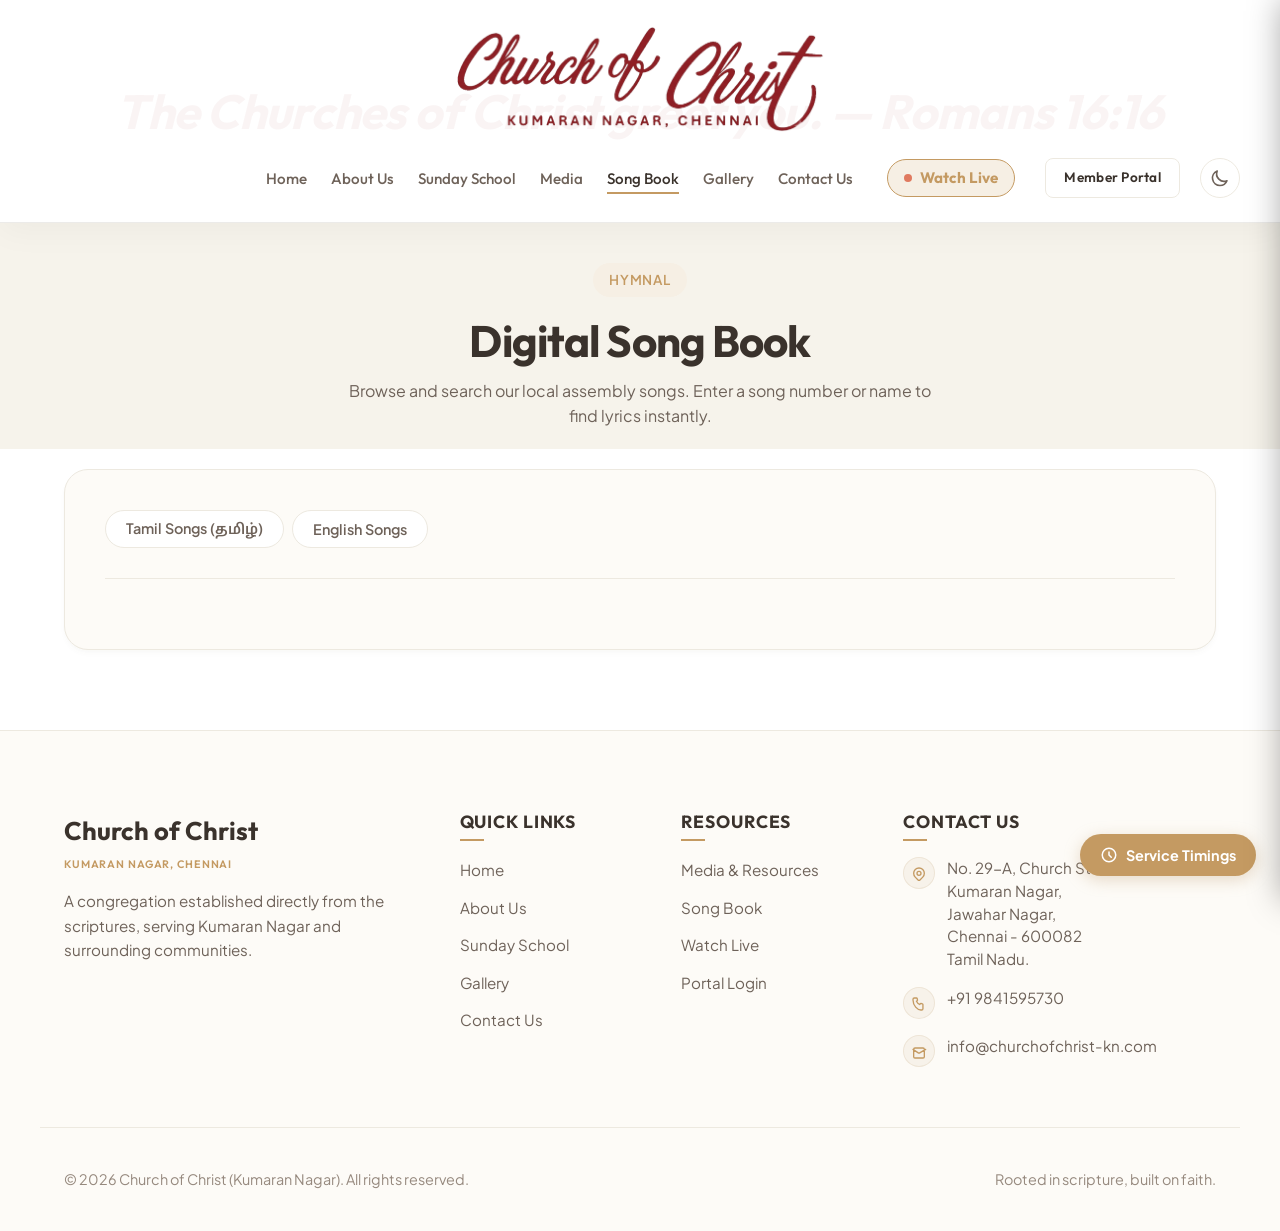
<file: song.html>
<!DOCTYPE html>
<html lang="en">
<head>
  <meta charset="UTF-8">
  <meta name="viewport" content="width=device-width, initial-scale=1.0">
  <title>Church of Christ - Song Lyrics</title>
  <meta name="description" content="View song lyrics with custom font support, easy language switching, and step-by-step hymnal navigation.">
  <link rel="stylesheet" href="css/style.css?v=1.3">
  <script>
    (function() {
      const theme = localStorage.getItem('theme') || 'light';
      if (theme === 'dark') {
        document.documentElement.classList.add('dark-theme');
      }
    })();
  </script>
</head>
<body class="fade-in">

  <!-- GLOBAL HEADER -->
  <header class="header">
    <div class="container nav-container">
      <div class="logo-wrapper">
        <a href="index.html" class="logo" id="header-logo">
          <div class="logo-img-wrapper">
            <img src="images/Red_NB.png" alt="Church of Christ" class="logo-img">
            <span class="logo-img-tagline">Kumaran Nagar, Chennai</span>
          </div>
        </a>
      </div>
      
      <ul class="nav-menu">
        <li><a href="index.html" class="nav-link">Home</a></li>
        <li><a href="about.html" class="nav-link">About Us</a></li>
        <li><a href="sundayschool.html" class="nav-link">Sunday School</a></li>
        <li><a href="media.html" class="nav-link">Media</a></li>
        <li class="nav-item-dropdown">
          <a href="javascript:void(0)" class="nav-link active" style="cursor: default;">Song Book</a>
          <ul class="dropdown-menu">
            <li><a href="songbook.html?lang=tamil" class="dropdown-item">Tamil Songs</a></li>
            <li><a href="songbook.html?lang=english" class="dropdown-item">English Songs</a></li>
          </ul>
        </li>
        <li><a href="gallery.html" class="nav-link">Gallery</a></li>
        <li><a href="contact.html" class="nav-link">Contact Us</a></li>
        <li class="mobile-only" style="margin-top: 15px; width: 100%; list-style: none;">
          <button class="theme-toggle-btn mobile-theme-toggle" aria-label="Toggle Theme" style="background: none; border: 1.5px solid var(--border-color); border-radius: 8px; padding: 10px 16px; width: 100%; display: flex; align-items: center; justify-content: center; gap: 12px; cursor: pointer; color: var(--text-primary); font-family: var(--font-headings); font-weight: 500; font-size: 0.95rem;">
            <svg class="theme-icon-moon" fill="none" stroke="currentColor" viewBox="0 0 24 24" xmlns="http://www.w3.org/2000/svg" style="width: 20px; height: 20px;">
              <path stroke-linecap="round" stroke-linejoin="round" stroke-width="2" d="M20.354 15.354A9 9 0 018.646 3.646 9.003 9.003 0 0012 21a9.003 9.003 0 008.354-5.646z"></path>
            </svg>
            <svg class="theme-icon-sun" fill="none" stroke="currentColor" viewBox="0 0 24 24" xmlns="http://www.w3.org/2000/svg" style="display: none; width: 20px; height: 20px;">
              <path stroke-linecap="round" stroke-linejoin="round" stroke-width="2" d="M12 3v1m0 16v1m9-9h-1M4 9H3m15.364-6.364l-.707.707M6.343 17.657l-.707.707m0-12.728l.707.707m12.728 12.728l.707-.707M12 8a4 4 0 100 8 4 4 0 000-8z"></path>
            </svg>
            <span>Theme Mode</span>
          </button>
        </li>
        <li class="nav-live-wrapper" style="margin-left: 10px;"><a href="live.html" class="nav-link nav-link-live"><span class="live-dot-pulse"></span>Watch Live</a></li>
        <li class="nav-btn mobile-only"><a href="login.html" class="btn btn-secondary btn-sm" id="member-portal-nav-btn-mobile">Member Portal</a></li>
      </ul>
      
      <div class="nav-right-area">
        <div class="nav-action desktop-only">
          <a href="login.html" class="btn btn-secondary btn-sm" id="member-portal-nav-btn">Member Portal</a>
        </div>
        <button id="theme-toggle" class="theme-toggle-btn" aria-label="Toggle Theme">
          <svg class="theme-icon-moon" fill="none" stroke="currentColor" viewBox="0 0 24 24" xmlns="http://www.w3.org/2000/svg">
            <path stroke-linecap="round" stroke-linejoin="round" stroke-width="2" d="M20.354 15.354A9 9 0 018.646 3.646 9.003 9.003 0 0012 21a9.003 9.003 0 008.354-5.646z"></path>
          </svg>
          <svg class="theme-icon-sun" fill="none" stroke="currentColor" viewBox="0 0 24 24" xmlns="http://www.w3.org/2000/svg" style="display: none;">
            <path stroke-linecap="round" stroke-linejoin="round" stroke-width="2" d="M12 3v1m0 16v1m9-9h-1M4 9H3m15.364-6.364l-.707.707M6.343 17.657l-.707.707m0-12.728l.707.707m12.728 12.728l.707-.707M12 8a4 4 0 100 8 4 4 0 000-8z"></path>
          </svg>
        </button>
        <button class="mobile-toggle" aria-label="Toggle menu" id="menu-toggle-btn">
          <span></span>
          <span></span>
          <span></span>
        </button>
      </div>
    </div>
  </header>

  <!-- SONG SECTION -->
  <section class="section" style="padding: 30px 0 80px 0;">
    <div class="container" style="max-width: 800px;">
      
      <!-- Controls Bar -->
      <div style="display: flex; justify-content: space-between; align-items: center; margin-bottom: 24px; flex-wrap: wrap; gap: 16px;">
        <a href="songbook.html" id="back-to-songbook" class="btn btn-secondary btn-sm" style="display: inline-flex; align-items: center; gap: 8px;">
          <svg style="width: 16px; height: 16px;" fill="none" stroke="currentColor" viewBox="0 0 24 24" xmlns="http://www.w3.org/2000/svg">
            <path stroke-linecap="round" stroke-linejoin="round" stroke-width="2" d="M10 19l-7-7m0 0l7-7m-7 7h18"></path>
          </svg>
          Back to Song Book
        </a>
        
        <!-- Script Toggle wrapper for Tamil script vs transliteration -->
        <div id="song-script-toggle-wrapper" class="subpart-toggles" style="display: none;">
          <button class="subpart-btn active" id="btn-script-tamil">தமிழ்</button>
          <button class="subpart-btn" id="btn-script-romanized">Tamil</button>
        </div>
      </div>

      <!-- Song Lyrics Display -->
      <div class="card" id="song-detail-container" style="padding: 40px; margin-bottom: 30px; border: 1px solid var(--border-color); background-color: var(--bg-primary); border-radius: var(--border-radius-md); box-shadow: var(--shadow-sm);">
        <div class="song-header" style="border-bottom: 1px solid var(--border-color); padding-bottom: 20px; margin-bottom: 30px; display: flex; justify-content: space-between; align-items: flex-start; flex-wrap: wrap; gap: 12px;">
          <div>
            <span class="badge" id="song-detail-badge" style="margin-bottom: 8px;">Song Book</span>
            <h2 id="song-detail-title" style="margin: 0; font-size: 1.85rem; line-height: 1.25;">Loading Song...</h2>
          </div>
          <div id="song-detail-number" style="font-size: 0.95rem; font-weight: 700; color: var(--color-accent); text-transform: uppercase; letter-spacing: 0.05em; padding-top: 4px;">Song #0</div>
        </div>
        
        <!-- Lyrics Text -->
        <div id="song-detail-lyrics" class="modal-lyrics-content" style="text-align: left; font-size: 1.05rem; line-height: 1.85; color: var(--text-primary); white-space: pre-wrap;"></div>
      </div>

      <!-- Pagination Buttons -->
      <div style="display: flex; justify-content: space-between; align-items: center; gap: 16px;">
        <a href="#" id="prev-song-btn" class="btn btn-secondary" style="flex: 1; text-align: center; font-size: 0.9rem;">&larr; Previous Song</a>
        <a href="#" id="next-song-btn" class="btn btn-secondary" style="flex: 1; text-align: center; font-size: 0.9rem;">Next Song &rarr;</a>
      </div>

    </div>
  </section>

  <!-- GLOBAL FOOTER -->
  <footer class="footer">
    <div class="container footer-grid">
      <div class="footer-about">
        <a href="index.html" class="footer-logo">
          Church of Christ
          <span class="footer-logo-tagline">Kumaran Nagar, Chennai</span>
        </a>
        <p>A congregation established directly from the scriptures, serving Kumaran Nagar and surrounding communities.</p>
      </div>
      
      <div>
        <h4 class="footer-title">Quick Links</h4>
        <ul class="footer-links">
          <li><a href="index.html">Home</a></li>
          <li><a href="about.html">About Us</a></li>
          <li><a href="sundayschool.html">Sunday School</a></li>
          <li><a href="gallery.html">Gallery</a></li>
          <li><a href="contact.html">Contact Us</a></li>
        </ul>
      </div>

      <div>
        <h4 class="footer-title">Resources</h4>
        <ul class="footer-links">
          <li><a href="media.html">Media & Resources</a></li>
          <li><a href="songbook.html">Song Book</a></li>
          <li><a href="live.html">Watch Live</a></li>
          <li><a href="login.html">Portal Login</a></li>
        </ul>
      </div>

      <div>
        <h4 class="footer-title">Contact Us</h4>
        <ul class="footer-contact-info">
          <li>
            <div class="footer-contact-icon-wrapper">
              <svg fill="none" stroke="currentColor" viewBox="0 0 24 24" xmlns="http://www.w3.org/2000/svg">
                <path stroke-linecap="round" stroke-linejoin="round" stroke-width="2" d="M17.657 16.657L13.414 20.9a1.998 1.998 0 01-2.827 0l-4.244-4.243a8 8 0 1111.314 0z"></path>
                <path stroke-linecap="round" stroke-linejoin="round" stroke-width="2" d="M15 11a3 3 0 11-6 0 3 3 0 016 0z"></path>
              </svg>
            </div>
            <span>No. 29-A, Church Street, Kumaran Nagar, Chennai - 600082</span>
          </li>
          <li>
            <div class="footer-contact-icon-wrapper">
              <svg fill="none" stroke="currentColor" viewBox="0 0 24 24" xmlns="http://www.w3.org/2000/svg">
                <path stroke-linecap="round" stroke-linejoin="round" stroke-width="2" d="M3 8l7.89 5.26a2 2 0 002.22 0L22 8m-2 11a2 2 0 01-2 2H6a2 2 0 01-2-2V8a2 2 0 012-2h12a2 2 0 012 2v11z"></path>
              </svg>
            </div>
            <span>info@churchofchrist-kn.com</span>
          </li>
        </ul>
      </div>
    </div>
    
    <div class="container footer-bottom">
      <p>&copy; 2026 Church of Christ, Kumaran Nagar. All Rights Reserved.</p>
      <p>Design: Restored NT Pattern</p>
    </div>
  </footer>

  <!-- FLOATING SCHEDULE WIDGET BUTTON -->
  <button class="floating-schedule-btn" id="floating-schedule-btn" aria-label="View Service Timings">
    <svg fill="none" stroke="currentColor" viewBox="0 0 24 24" xmlns="http://www.w3.org/2000/svg">
      <path stroke-linecap="round" stroke-linejoin="round" stroke-width="2" d="M12 8v4l3 3m6-3a9 9 0 11-18 0 9 9 0 0118 0z"></path>
    </svg>
    Schedule
  </button>

  <!-- WIDGET DRAWER OVERLAY -->
  <div id="schedule-drawer-overlay" class="schedule-drawer-overlay"></div>

  <!-- WIDGET DRAWER PANEL -->
  <div id="schedule-drawer" class="schedule-drawer">
    <div class="schedule-drawer-header">
      <h3>Service Timings</h3>
      <button id="schedule-drawer-close" class="schedule-drawer-close" aria-label="Close Panel">&times;</button>
    </div>
    <div class="schedule-drawer-body">
      <div class="schedule-drawer-group">
        <h4>Sunday Worship</h4>
        <div class="schedule-drawer-item">
          <span class="time">5:00 AM – 6:00 AM</span>
          <span class="desc">English Worship</span>
        </div>
        <div class="schedule-drawer-item">
          <span class="time">8:00 AM – 9:30 AM</span>
          <span class="desc">Tamil Worship</span>
        </div>
        <div class="schedule-drawer-item">
          <span class="time">10:00 AM – 11:30 AM</span>
          <span class="desc">Mizo Worship</span>
        </div>
        <div class="schedule-drawer-item">
          <span class="time">10:30 AM – 12:00 PM</span>
          <span class="desc">Telugu Worship</span>
        </div>
        <div class="schedule-drawer-item">
          <span class="time">6:00 PM – 7:30 PM</span>
          <span class="desc">English Worship (with Tamil translation)</span>
        </div>
      </div>
      <div class="schedule-drawer-group">
        <h4>Wednesday Bible Class</h4>
        <div class="schedule-drawer-item">
          <span class="time">6:30 PM – 7:30 PM</span>
          <span class="desc">Weekly Bible Study & Prayer</span>
        </div>
      </div>
      <div class="schedule-drawer-group">
        <h4>Friday Prayer Meeting</h4>
        <div class="schedule-drawer-item">
          <span class="time">10:00 AM – 12:00 PM</span>
          <span class="desc">Women's Prayer Meeting</span>
        </div>
      </div>
    </div>
  </div>

  <script>
    document.addEventListener('DOMContentLoaded', function() {
      const btn = document.getElementById('floating-schedule-btn');
      const drawer = document.getElementById('schedule-drawer');
      const overlay = document.getElementById('schedule-drawer-overlay');
      const closeBtn = document.getElementById('schedule-drawer-close');

      function openDrawer() {
        if (drawer) drawer.classList.add('open');
        if (overlay) overlay.classList.add('active');
        document.body.style.overflow = 'hidden';
      }

      function closeDrawer() {
        if (drawer) drawer.classList.remove('open');
        if (overlay) overlay.classList.remove('active');
        document.body.style.overflow = '';
      }

      if (btn && drawer && overlay && closeBtn) {
        btn.addEventListener('click', openDrawer);
        closeBtn.addEventListener('click', closeDrawer);
        overlay.addEventListener('click', closeDrawer);
      }
    });
  </script>

  <script src="js/main.js?v=1.3"></script>
</body>
</html>
</file>
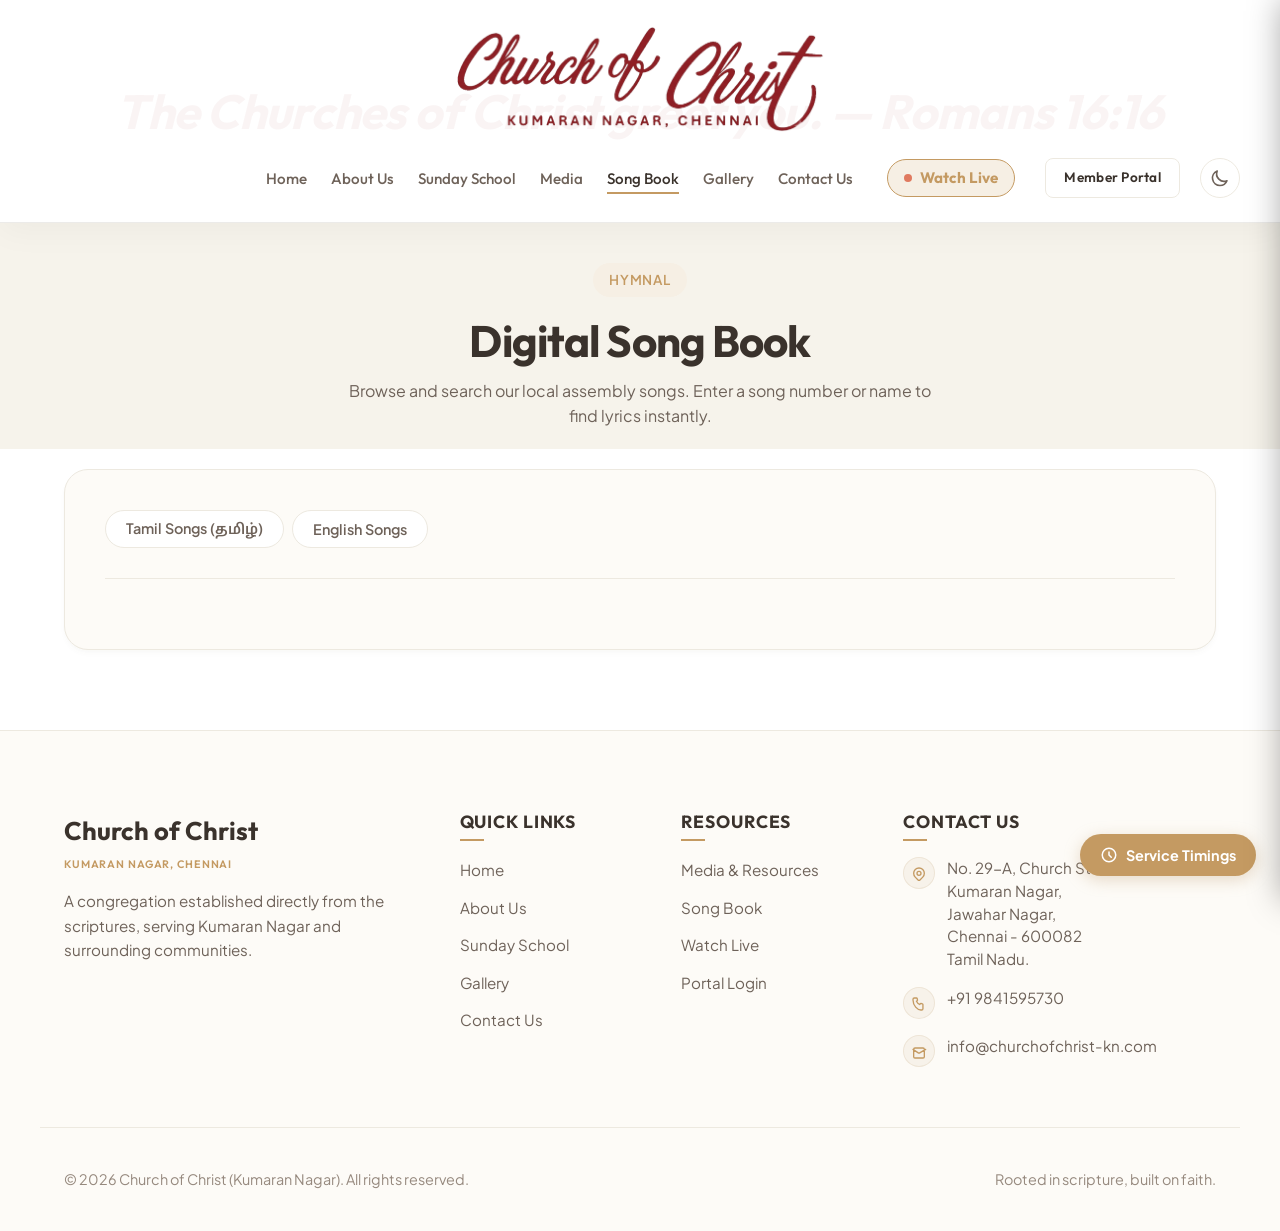
<file: songbook.html>
<!DOCTYPE html>
<html lang="en">
<head>
  <meta charset="UTF-8">
  <meta name="viewport" content="width=device-width, initial-scale=1.0">
  <title>Church of Christ - Song Book</title>
  <meta name="description" content="Browse and search our collection of English & Tamil songs by number or name. Sung in simple congregational assemblies.">
  <link rel="stylesheet" href="css/style.css?v=1.3">
  <script>
    (function() {
      const theme = localStorage.getItem('theme') || 'light';
      if (theme === 'dark') {
        document.documentElement.classList.add('dark-theme');
      }
    })();
  </script>
</head>
<body class="fade-in">

  <!-- GLOBAL HEADER -->
  <header class="header">
    <div class="container nav-container">
      <div class="logo-wrapper">
        <a href="index.html" class="logo" id="header-logo">
          <div class="logo-img-wrapper">
            <img src="images/Red_NB.png" alt="Church of Christ" class="logo-img">
            <span class="logo-img-tagline">Kumaran Nagar, Chennai</span>
          </div>
        </a>
      </div>
      
      
      
      <ul class="nav-menu">
        <li><a href="index.html" class="nav-link">Home</a></li>
        <li><a href="about.html" class="nav-link">About Us</a></li>
        <li><a href="sundayschool.html" class="nav-link">Sunday School</a></li>
        <li><a href="media.html" class="nav-link">Media</a></li>
        <li class="nav-item-dropdown">
          <a href="javascript:void(0)" class="nav-link active" style="cursor: default;">Song Book</a>
          <ul class="dropdown-menu">
            <li><a href="songbook.html?lang=tamil" class="dropdown-item">Tamil Songs</a></li>
            <li><a href="songbook.html?lang=english" class="dropdown-item">English Songs</a></li>
          </ul>
        </li>
        <li><a href="gallery.html" class="nav-link">Gallery</a></li>
        <li><a href="contact.html" class="nav-link">Contact Us</a></li>
        <li class="mobile-only" style="margin-top: 15px; width: 100%; list-style: none;">
          <button class="theme-toggle-btn mobile-theme-toggle" aria-label="Toggle Theme" style="background: none; border: 1.5px solid var(--border-color); border-radius: 8px; padding: 10px 16px; width: 100%; display: flex; align-items: center; justify-content: center; gap: 12px; cursor: pointer; color: var(--text-primary); font-family: var(--font-headings); font-weight: 500; font-size: 0.95rem;">
            <svg class="theme-icon-moon" fill="none" stroke="currentColor" viewBox="0 0 24 24" xmlns="http://www.w3.org/2000/svg" style="width: 20px; height: 20px;">
              <path stroke-linecap="round" stroke-linejoin="round" stroke-width="2" d="M20.354 15.354A9 9 0 018.646 3.646 9.003 9.003 0 0012 21a9.003 9.003 0 008.354-5.646z"></path>
            </svg>
            <svg class="theme-icon-sun" fill="none" stroke="currentColor" viewBox="0 0 24 24" xmlns="http://www.w3.org/2000/svg" style="display: none; width: 20px; height: 20px;">
              <path stroke-linecap="round" stroke-linejoin="round" stroke-width="2" d="M12 3v1m0 16v1m9-9h-1M4 9H3m15.364-6.364l-.707.707M6.343 17.657l-.707.707m0-12.728l.707.707m12.728 12.728l.707-.707M12 8a4 4 0 100 8 4 4 0 000-8z"></path>
            </svg>
            <span>Theme Mode</span>
          </button>
        </li>
        <li class="nav-live-wrapper" style="margin-left: 10px;"><a href="live.html" class="nav-link nav-link-live"><span class="live-dot-pulse"></span>Watch Live</a></li>
        <li class="nav-btn mobile-only"><a href="login.html" class="btn btn-secondary btn-sm" id="member-portal-nav-btn-mobile">Member Portal</a></li>
      </ul>
      
      <div class="nav-right-area">
        <div class="nav-action desktop-only">
        <a href="login.html" class="btn btn-secondary btn-sm" id="member-portal-nav-btn">Member Portal</a>
      </div>
        <button id="theme-toggle" class="theme-toggle-btn" aria-label="Toggle Theme">
          <svg class="theme-icon-moon" fill="none" stroke="currentColor" viewBox="0 0 24 24" xmlns="http://www.w3.org/2000/svg">
            <path stroke-linecap="round" stroke-linejoin="round" stroke-width="2" d="M20.354 15.354A9 9 0 018.646 3.646 9.003 9.003 0 0012 21a9.003 9.003 0 008.354-5.646z"></path>
          </svg>
          <svg class="theme-icon-sun" fill="none" stroke="currentColor" viewBox="0 0 24 24" xmlns="http://www.w3.org/2000/svg" style="display: none;">
            <path stroke-linecap="round" stroke-linejoin="round" stroke-width="2" d="M12 3v1m0 16v1m9-9h-1M4 9H3m15.364-6.364l-.707.707M6.343 17.657l-.707.707m0-12.728l.707.707m12.728 12.728l.707-.707M12 8a4 4 0 100 8 4 4 0 000-8z"></path>
          </svg>
        </button>
        <button class="mobile-toggle" aria-label="Toggle menu" id="menu-toggle-btn">
        <span></span>
        <span></span>
        <span></span>
      </button>
      </div>
    </div>
  </header>

  <!-- PAGE HEADER -->
  <section class="section section-tertiary" style="padding: 40px 0 20px 0; text-align: center;">
    <div class="container">
      <span class="badge">Hymnal</span>
      <h1 id="songbook-heading" style="margin-bottom: 10px;">Digital Song Book</h1>
      <p style="max-width: 600px; margin: 0 auto; color: var(--text-secondary);">Browse and search our local assembly songs. Enter a song number or name to find lyrics instantly.</p>
    </div>
  </section>

  <!-- SONG BOOK SECTION -->
  <section class="section" style="padding: 20px 0 80px 0;">
    <div class="container">
      <div class="songbook-container">
        <!-- Interactive Controls -->
        <div class="songbook-header">
          <div class="songbook-controls">
            <!-- Language Selection -->
            <div class="language-tabs">
              <button class="lang-btn" data-lang="tamil">Tamil Songs (தமிழ்)</button>
              <button class="lang-btn" data-lang="english">English Songs</button>
            </div>

            <!-- Tamil subpart script selector -->
            <div class="subpart-toggles">
              <button class="subpart-btn active" data-subpart="script">தமிழ்</button>
              <button class="subpart-btn" data-subpart="romanized">Tamil</button>
            </div>

            <!-- Search box -->
            <div class="search-box-wrapper">
              <svg class="search-icon-svg" fill="none" stroke="currentColor" viewBox="0 0 24 24" xmlns="http://www.w3.org/2000/svg">
                <path stroke-linecap="round" stroke-linejoin="round" stroke-width="2" d="M21 21l-6-6m2-5a7 7 0 11-14 0 7 7 0 0114 0z"></path>
              </svg>
              <input type="text" id="song-search" class="search-input" placeholder="Search by number or song name...">
            </div>
          </div>
        </div>

        <!-- Song List Grid (Populated dynamically by JS) -->
        <div class="song-list-grid" id="song-list">
          <!-- Dynamic cards go here -->
        </div>
      </div>
    </div>
  </section>

    <!-- GLOBAL FOOTER -->
  <footer class="footer">
    <div class="container footer-grid">
      <div class="footer-about">
        <a href="index.html" class="footer-logo">
          Church of Christ
          <span class="footer-logo-tagline">Kumaran Nagar, Chennai</span>
        </a>
        <p>A congregation established directly from the scriptures, serving Kumaran Nagar and surrounding communities.</p>
      </div>
      
      <div>
        <h4 class="footer-title">Quick Links</h4>
        <ul class="footer-links">
          <li><a href="index.html">Home</a></li>
          <li><a href="about.html">About Us</a></li>
          <li><a href="sundayschool.html">Sunday School</a></li>
          <li><a href="gallery.html">Gallery</a></li>
          <li><a href="contact.html">Contact Us</a></li>
        </ul>
      </div>

      <div>
        <h4 class="footer-title">Resources</h4>
        <ul class="footer-links">
          <li><a href="media.html">Media & Resources</a></li>
          <li><a href="songbook.html">Song Book</a></li>
          <li><a href="live.html">Watch Live</a></li>
          <li><a href="login.html">Portal Login</a></li>
        </ul>
      </div>

      <div>
        <h4 class="footer-title">Contact Us</h4>
        <ul class="footer-contact-info">
          <li>
            <div class="footer-contact-icon-wrapper">
              <svg fill="none" stroke="currentColor" viewBox="0 0 24 24" xmlns="http://www.w3.org/2000/svg">
                <path stroke-linecap="round" stroke-linejoin="round" stroke-width="2" d="M17.657 16.657L13.414 20.9a1.998 1.998 0 01-2.827 0l-4.244-4.243a8 8 0 1111.314 0z"></path>
                <path stroke-linecap="round" stroke-linejoin="round" stroke-width="2" d="M15 11a3 3 0 11-6 0 3 3 0 016 0z"></path>
              </svg>
            </div>
            <span>No. 29-A, Church Street,<br>Kumaran Nagar,<br>Jawahar Nagar,<br>Chennai - 600082<br>Tamil Nadu.</span>
          </li>
          <li>
            <div class="footer-contact-icon-wrapper">
              <svg fill="none" stroke="currentColor" viewBox="0 0 24 24" xmlns="http://www.w3.org/2000/svg">
                <path stroke-linecap="round" stroke-linejoin="round" stroke-width="2" d="M3 5a2 2 0 012-2h3.28a1 1 0 01.94.725l.548 2.2a1 1 0 01-.321.988l-1.305.98a10.582 10.582 0 004.872 4.872l.98-1.305a1 1 0 01.988-.321l2.2.548a1 1 0 01.725.94V19a2 2 0 01-2 2h-1C9.716 21 3 14.284 3 6V5z"></path>
              </svg>
            </div>
            <span>+91 9841595730</span>
          </li>
          <li>
            <div class="footer-contact-icon-wrapper">
              <svg fill="none" stroke="currentColor" viewBox="0 0 24 24" xmlns="http://www.w3.org/2000/svg">
                <path stroke-linecap="round" stroke-linejoin="round" stroke-width="2" d="M3 8l7.89 5.26a2 2 0 002.22 0L22 8m-2 11a2 2 0 01-2 2H6a2 2 0 01-2-2V8a2 2 0 012-2h12a2 2 0 012 2v11z"></path>
              </svg>
            </div>
            <span>info@churchofchrist-kn.com</span>
          </li>
        </ul>
      </div>
    </div>

    <div class="container footer-bottom">
      <p>&copy; 2026 Church of Christ (Kumaran Nagar). All rights reserved.</p>
      <p>Rooted in scripture, built on faith.</p>
    </div>
  </footer>

    <!-- FLOATING SERVICE TIMINGS WIDGET -->
  <button id="floating-schedule-btn" class="floating-schedule-btn" aria-label="View Service Timings">
    <svg fill="none" stroke="currentColor" viewBox="0 0 24 24" xmlns="http://www.w3.org/2000/svg">
      <path stroke-linecap="round" stroke-linejoin="round" stroke-width="2" d="M12 8v4l3 3m6-3a9 9 0 11-18 0 9 9 0 0118 0z"></path>
    </svg>
    <span>Service Timings</span>
  </button>

  <!-- WIDGET DRAWER BACKDROP -->
  <div id="schedule-drawer-overlay" class="schedule-drawer-overlay"></div>

  <!-- WIDGET DRAWER PANEL -->
  <div id="schedule-drawer" class="schedule-drawer">
    <div class="schedule-drawer-header">
      <h3>Service Timings</h3>
      <button id="schedule-drawer-close" class="schedule-drawer-close" aria-label="Close Panel">&times;</button>
    </div>
    <div class="schedule-drawer-body">
      <!-- Sunday Worship -->
      <div class="schedule-drawer-group">
        <h4>Sunday Worship</h4>
        <div class="schedule-drawer-item">
          <span class="time">5:00 AM – 6:00 AM</span>
          <span class="desc">English Worship</span>
        </div>
        <div class="schedule-drawer-item">
          <span class="time">8:00 AM – 9:30 AM</span>
          <span class="desc">Tamil Worship</span>
        </div>
        <div class="schedule-drawer-item">
          <span class="time">10:00 AM – 11:30 AM</span>
          <span class="desc">Mizo Worship</span>
        </div>
        <div class="schedule-drawer-item">
          <span class="time">10:30 AM – 12:00 PM</span>
          <span class="desc">Telugu Worship</span>
        </div>
        <div class="schedule-drawer-item">
          <span class="time">6:00 PM – 7:30 PM</span>
          <span class="desc">English Worship (with Tamil translation)</span>
        </div>
      </div>

      <!-- Wednesday -->
      <div class="schedule-drawer-group">
        <h4>Wednesday Bible Class</h4>
        <div class="schedule-drawer-item">
          <span class="time">6:30 PM – 7:30 PM</span>
          <span class="desc">Weekly Bible Study & Prayer</span>
        </div>
      </div>

      <!-- Friday -->
      <div class="schedule-drawer-group">
        <h4>Friday Prayer Meeting</h4>
        <div class="schedule-drawer-item">
          <span class="time">10:00 AM – 12:00 PM</span>
          <span class="desc">Women's Prayer Meeting</span>
        </div>
      </div>
    </div>
  </div>

  <script>
    document.addEventListener('DOMContentLoaded', function() {
      const btn = document.getElementById('floating-schedule-btn');
      const drawer = document.getElementById('schedule-drawer');
      const overlay = document.getElementById('schedule-drawer-overlay');
      const closeBtn = document.getElementById('schedule-drawer-close');

      function openDrawer() {
        if (drawer) drawer.classList.add('open');
        if (overlay) overlay.classList.add('active');
        document.body.style.overflow = 'hidden';
      }

      function closeDrawer() {
        if (drawer) drawer.classList.remove('open');
        if (overlay) overlay.classList.remove('active');
        document.body.style.overflow = '';
      }

      if (btn && drawer && overlay && closeBtn) {
        btn.addEventListener('click', openDrawer);
        closeBtn.addEventListener('click', closeDrawer);
        overlay.addEventListener('click', closeDrawer);
      }
    });
  </script>


  <script src="js/main.js?v=1.3"></script>
</body>
</html>
</file>
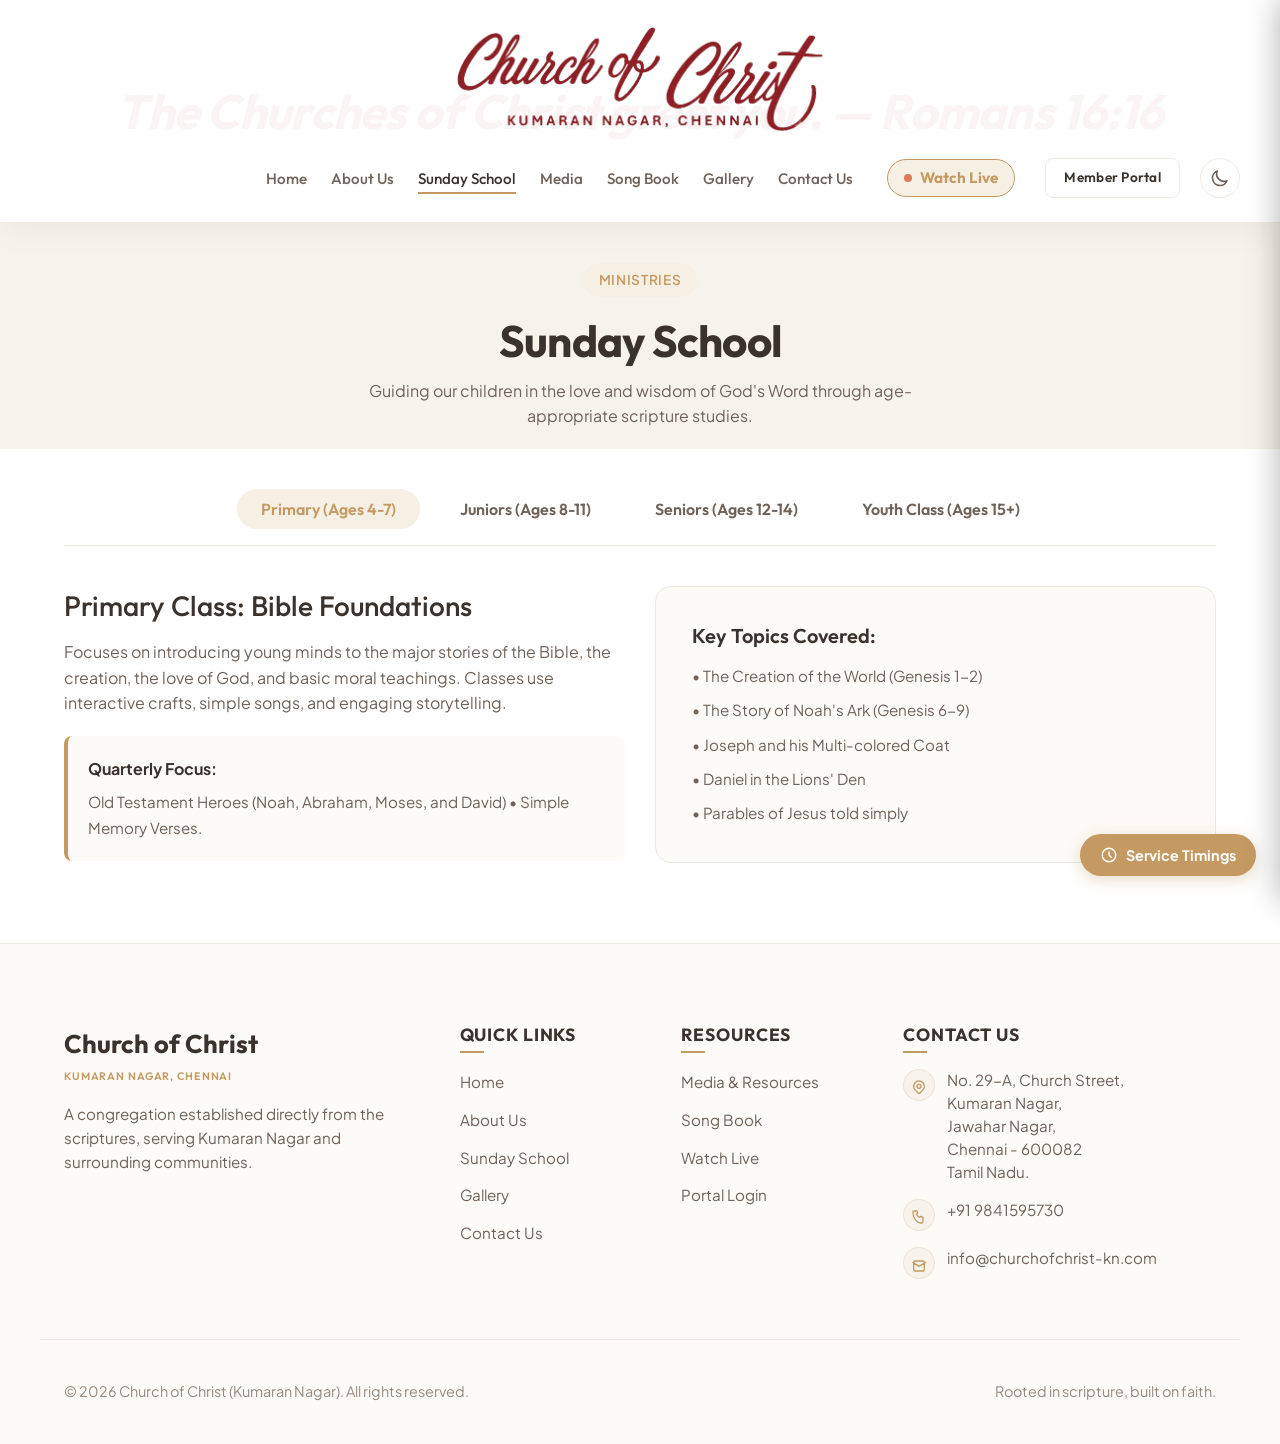
<file: sundayschool.html>
<!DOCTYPE html>
<html lang="en">
<head>
  <meta charset="UTF-8">
  <meta name="viewport" content="width=device-width, initial-scale=1.0">
  <title>Church of Christ - Sunday School</title>
  <meta name="description" content="Explore our Sunday School curriculum for various age groups and check class records. Supporting parent-guided Bible teaching.">
  <link rel="stylesheet" href="css/style.css?v=1.3">
  <script>
    (function() {
      const theme = localStorage.getItem('theme') || 'light';
      if (theme === 'dark') {
        document.documentElement.classList.add('dark-theme');
      }
    })();
  </script>
</head>
<body class="fade-in">

  <!-- GLOBAL HEADER -->
  <header class="header">
    <div class="container nav-container">
      <div class="logo-wrapper">
        <a href="index.html" class="logo" id="header-logo">
          <div class="logo-img-wrapper">
            <img src="images/Red_NB.png" alt="Church of Christ" class="logo-img">
            <span class="logo-img-tagline">Kumaran Nagar, Chennai</span>
          </div>
        </a>
      </div>
      
      
      
      <ul class="nav-menu">
        <li><a href="index.html" class="nav-link">Home</a></li>
        <li><a href="about.html" class="nav-link">About Us</a></li>
        <li><a href="sundayschool.html" class="nav-link active">Sunday School</a></li>
        <li><a href="media.html" class="nav-link">Media</a></li>
        <li class="nav-item-dropdown">
          <a href="javascript:void(0)" class="nav-link" style="cursor: default;">Song Book</a>
          <ul class="dropdown-menu">
            <li><a href="songbook.html?lang=tamil" class="dropdown-item">Tamil Songs</a></li>
            <li><a href="songbook.html?lang=english" class="dropdown-item">English Songs</a></li>
          </ul>
        </li>
        <li><a href="gallery.html" class="nav-link">Gallery</a></li>
        <li><a href="contact.html" class="nav-link">Contact Us</a></li>
        <li class="mobile-only" style="margin-top: 15px; width: 100%; list-style: none;">
          <button class="theme-toggle-btn mobile-theme-toggle" aria-label="Toggle Theme" style="background: none; border: 1.5px solid var(--border-color); border-radius: 8px; padding: 10px 16px; width: 100%; display: flex; align-items: center; justify-content: center; gap: 12px; cursor: pointer; color: var(--text-primary); font-family: var(--font-headings); font-weight: 500; font-size: 0.95rem;">
            <svg class="theme-icon-moon" fill="none" stroke="currentColor" viewBox="0 0 24 24" xmlns="http://www.w3.org/2000/svg" style="width: 20px; height: 20px;">
              <path stroke-linecap="round" stroke-linejoin="round" stroke-width="2" d="M20.354 15.354A9 9 0 018.646 3.646 9.003 9.003 0 0012 21a9.003 9.003 0 008.354-5.646z"></path>
            </svg>
            <svg class="theme-icon-sun" fill="none" stroke="currentColor" viewBox="0 0 24 24" xmlns="http://www.w3.org/2000/svg" style="display: none; width: 20px; height: 20px;">
              <path stroke-linecap="round" stroke-linejoin="round" stroke-width="2" d="M12 3v1m0 16v1m9-9h-1M4 9H3m15.364-6.364l-.707.707M6.343 17.657l-.707.707m0-12.728l.707.707m12.728 12.728l.707-.707M12 8a4 4 0 100 8 4 4 0 000-8z"></path>
            </svg>
            <span>Theme Mode</span>
          </button>
        </li>
        <li class="nav-live-wrapper" style="margin-left: 10px;"><a href="live.html" class="nav-link nav-link-live"><span class="live-dot-pulse"></span>Watch Live</a></li>
        <li class="nav-btn mobile-only"><a href="login.html" class="btn btn-secondary btn-sm" id="member-portal-nav-btn-mobile">Member Portal</a></li>
      </ul>
      
      <div class="nav-right-area">
        <div class="nav-action desktop-only">
        <a href="login.html" class="btn btn-secondary btn-sm" id="member-portal-nav-btn">Member Portal</a>
      </div>
        <button id="theme-toggle" class="theme-toggle-btn" aria-label="Toggle Theme">
          <svg class="theme-icon-moon" fill="none" stroke="currentColor" viewBox="0 0 24 24" xmlns="http://www.w3.org/2000/svg">
            <path stroke-linecap="round" stroke-linejoin="round" stroke-width="2" d="M20.354 15.354A9 9 0 018.646 3.646 9.003 9.003 0 0012 21a9.003 9.003 0 008.354-5.646z"></path>
          </svg>
          <svg class="theme-icon-sun" fill="none" stroke="currentColor" viewBox="0 0 24 24" xmlns="http://www.w3.org/2000/svg" style="display: none;">
            <path stroke-linecap="round" stroke-linejoin="round" stroke-width="2" d="M12 3v1m0 16v1m9-9h-1M4 9H3m15.364-6.364l-.707.707M6.343 17.657l-.707.707m0-12.728l.707.707m12.728 12.728l.707-.707M12 8a4 4 0 100 8 4 4 0 000-8z"></path>
          </svg>
        </button>
        <button class="mobile-toggle" aria-label="Toggle menu" id="menu-toggle-btn">
        <span></span>
        <span></span>
        <span></span>
      </button>
      </div>
    </div>
  </header>

  <!-- PAGE HEADER -->
  <section class="section section-tertiary" style="padding: 40px 0 20px 0; text-align: center;">
    <div class="container">
      <span class="badge">Ministries</span>
      <h1 style="margin-bottom: 10px;">Sunday School</h1>
      <p style="max-width: 600px; margin: 0 auto; color: var(--text-secondary);">Guiding our children in the love and wisdom of God's Word through age-appropriate scripture studies.</p>
    </div>
  </section>

  <!-- SECTION 1: CURRICULUM -->
  <section class="section" style="padding: 40px 0 80px 0;">
    <div class="container tabs-container">

      <!-- Tab Buttons -->
      <div class="tabs-nav">
        <button class="tab-btn active" data-tab="primary-class">Primary (Ages 4-7)</button>
        <button class="tab-btn" data-tab="junior-class">Juniors (Ages 8-11)</button>
        <button class="tab-btn" data-tab="senior-class">Seniors (Ages 12-14)</button>
        <button class="tab-btn" data-tab="youth-class">Youth Class (Ages 15+)</button>
      </div>

      <!-- Tab Contents -->
      <!-- Primary -->
      <div class="tab-content active" id="primary-class">
        <div class="grid grid-2" style="align-items: center;">
          <div>
            <h3 style="margin-bottom: 16px;">Primary Class: Bible Foundations</h3>
            <p style="margin-bottom: 20px;">Focuses on introducing young minds to the major stories of the Bible, the creation, the love of God, and basic moral teachings. Classes use interactive crafts, simple songs, and engaging storytelling.</p>
            <div style="background-color: var(--bg-secondary); padding: 20px; border-radius: var(--border-radius-sm); border-left: 4px solid var(--color-accent);">
              <strong style="display: block; margin-bottom: 8px; color: var(--text-primary);">Quarterly Focus:</strong>
              <span style="font-size: 0.95rem;">Old Testament Heroes (Noah, Abraham, Moses, and David) &bull; Simple Memory Verses.</span>
            </div>
          </div>
          <div style="background-color: var(--bg-secondary); border: 1px solid var(--border-color); padding: 36px; border-radius: var(--border-radius-md);">
            <h4 style="margin-bottom: 16px; font-weight: 600;">Key Topics Covered:</h4>
            <ul style="list-style: none; display: flex; flex-direction: column; gap: 10px; font-size: 0.95rem;">
              <li>&bull; The Creation of the World (Genesis 1-2)</li>
              <li>&bull; The Story of Noah's Ark (Genesis 6-9)</li>
              <li>&bull; Joseph and his Multi-colored Coat</li>
              <li>&bull; Daniel in the Lions' Den</li>
              <li>&bull; Parables of Jesus told simply</li>
            </ul>
          </div>
        </div>
      </div>

      <!-- Juniors -->
      <div class="tab-content" id="junior-class">
        <div class="grid grid-2" style="align-items: center;">
          <div>
            <h3 style="margin-bottom: 16px;">Juniors: Growing in faith</h3>
            <p style="margin-bottom: 20px;">Designed to help children read and locate scriptures themselves. We study the historical timeline of the Old Testament and the life and teachings of Jesus Christ in detail.</p>
            <div style="background-color: var(--bg-secondary); padding: 20px; border-radius: var(--border-radius-sm); border-left: 4px solid var(--color-accent);">
              <strong style="display: block; margin-bottom: 8px; color: var(--text-primary);">Quarterly Focus:</strong>
              <span style="font-size: 0.95rem;">The Life, Ministry, and Miracles of Jesus Christ in the Synoptic Gospels.</span>
            </div>
          </div>
          <div style="background-color: var(--bg-secondary); border: 1px solid var(--border-color); padding: 36px; border-radius: var(--border-radius-md);">
            <h4 style="margin-bottom: 16px; font-weight: 600;">Key Topics Covered:</h4>
            <ul style="list-style: none; display: flex; flex-direction: column; gap: 10px; font-size: 0.95rem;">
              <li>&bull; The Books of the Bible Structure</li>
              <li>&bull; The Sermon on the Mount</li>
              <li>&bull; Jesus Calming the Storm</li>
              <li>&bull; The Parable of the Prodigal Son</li>
              <li>&bull; The Early Apostles and their calling</li>
            </ul>
          </div>
        </div>
      </div>

      <!-- Seniors -->
      <div class="tab-content" id="senior-class">
        <div class="grid grid-2" style="align-items: center;">
          <div>
            <h3 style="margin-bottom: 16px;">Seniors: Applying Scripture</h3>
            <p style="margin-bottom: 20px;">Seniors are guided to apply Bible principles to their daily lives, handling school peer pressures, developing moral integrity, and understanding the scheme of redemption.</p>
            <div style="background-color: var(--bg-secondary); padding: 20px; border-radius: var(--border-radius-sm); border-left: 4px solid var(--color-accent);">
              <strong style="display: block; margin-bottom: 8px; color: var(--text-primary);">Quarterly Focus:</strong>
              <span style="font-size: 0.95rem;">The Book of Acts &bull; How the Early Church spread the Gospel.</span>
            </div>
          </div>
          <div style="background-color: var(--bg-secondary); border: 1px solid var(--border-color); padding: 36px; border-radius: var(--border-radius-md);">
            <h4 style="margin-bottom: 16px; font-weight: 600;">Key Topics Covered:</h4>
            <ul style="list-style: none; display: flex; flex-direction: column; gap: 10px; font-size: 0.95rem;">
              <li>&bull; The Day of Pentecost (Acts 2)</li>
              <li>&bull; The Journeys of the Apostle Paul</li>
              <li>&bull; Christian Armor (Ephesians 6)</li>
              <li>&bull; Peer Pressure and Decision Making</li>
              <li>&bull; Understanding Christian baptism</li>
            </ul>
          </div>
        </div>
      </div>

      <!-- Youth -->
      <div class="tab-content" id="youth-class">
        <div class="grid grid-2" style="align-items: center;">
          <div>
            <h3 style="margin-bottom: 16px;">Youth Class: Strong Discipleship</h3>
            <p style="margin-bottom: 20px;">Prepares teenagers for college and adulthood, centering on advanced biblical theology, church history, apologetics (defending the faith), and spiritual development.</p>
            <div style="background-color: var(--bg-secondary); padding: 20px; border-radius: var(--border-radius-sm); border-left: 4px solid var(--color-accent);">
              <strong style="display: block; margin-bottom: 8px; color: var(--text-primary);">Quarterly Focus:</strong>
              <span style="font-size: 0.95rem;">Basic Christian Apologetics &bull; Faith vs. Skepticism in the modern world.</span>
            </div>
          </div>
          <div style="background-color: var(--bg-secondary); border: 1px solid var(--border-color); padding: 36px; border-radius: var(--border-radius-md);">
            <h4 style="margin-bottom: 16px; font-weight: 600;">Key Topics Covered:</h4>
            <ul style="list-style: none; display: flex; flex-direction: column; gap: 10px; font-size: 0.95rem;">
              <li>&bull; The Reliability of Biblical Manuscripts</li>
              <li>&bull; Study of the Epistle to the Romans</li>
              <li>&bull; Finding God's Will for Your Career</li>
              <li>&bull; Serving and Preaching in local assemblies</li>
              <li>&bull; Biblical service qualities</li>
            </ul>
          </div>
        </div>
      </div>
    </div>
  </section>

  

    <!-- GLOBAL FOOTER -->
  <footer class="footer">
    <div class="container footer-grid">
      <div class="footer-about">
        <a href="index.html" class="footer-logo">
          Church of Christ
          <span class="footer-logo-tagline">Kumaran Nagar, Chennai</span>
        </a>
        <p>A congregation established directly from the scriptures, serving Kumaran Nagar and surrounding communities.</p>
      </div>
      
      <div>
        <h4 class="footer-title">Quick Links</h4>
        <ul class="footer-links">
          <li><a href="index.html">Home</a></li>
          <li><a href="about.html">About Us</a></li>
          <li><a href="sundayschool.html">Sunday School</a></li>
          <li><a href="gallery.html">Gallery</a></li>
          <li><a href="contact.html">Contact Us</a></li>
        </ul>
      </div>

      <div>
        <h4 class="footer-title">Resources</h4>
        <ul class="footer-links">
          <li><a href="media.html">Media & Resources</a></li>
          <li><a href="songbook.html">Song Book</a></li>
          <li><a href="live.html">Watch Live</a></li>
          <li><a href="login.html">Portal Login</a></li>
        </ul>
      </div>

      <div>
        <h4 class="footer-title">Contact Us</h4>
        <ul class="footer-contact-info">
          <li>
            <div class="footer-contact-icon-wrapper">
              <svg fill="none" stroke="currentColor" viewBox="0 0 24 24" xmlns="http://www.w3.org/2000/svg">
                <path stroke-linecap="round" stroke-linejoin="round" stroke-width="2" d="M17.657 16.657L13.414 20.9a1.998 1.998 0 01-2.827 0l-4.244-4.243a8 8 0 1111.314 0z"></path>
                <path stroke-linecap="round" stroke-linejoin="round" stroke-width="2" d="M15 11a3 3 0 11-6 0 3 3 0 016 0z"></path>
              </svg>
            </div>
            <span>No. 29-A, Church Street,<br>Kumaran Nagar,<br>Jawahar Nagar,<br>Chennai - 600082<br>Tamil Nadu.</span>
          </li>
          <li>
            <div class="footer-contact-icon-wrapper">
              <svg fill="none" stroke="currentColor" viewBox="0 0 24 24" xmlns="http://www.w3.org/2000/svg">
                <path stroke-linecap="round" stroke-linejoin="round" stroke-width="2" d="M3 5a2 2 0 012-2h3.28a1 1 0 01.94.725l.548 2.2a1 1 0 01-.321.988l-1.305.98a10.582 10.582 0 004.872 4.872l.98-1.305a1 1 0 01.988-.321l2.2.548a1 1 0 01.725.94V19a2 2 0 01-2 2h-1C9.716 21 3 14.284 3 6V5z"></path>
              </svg>
            </div>
            <span>+91 9841595730</span>
          </li>
          <li>
            <div class="footer-contact-icon-wrapper">
              <svg fill="none" stroke="currentColor" viewBox="0 0 24 24" xmlns="http://www.w3.org/2000/svg">
                <path stroke-linecap="round" stroke-linejoin="round" stroke-width="2" d="M3 8l7.89 5.26a2 2 0 002.22 0L22 8m-2 11a2 2 0 01-2 2H6a2 2 0 01-2-2V8a2 2 0 012-2h12a2 2 0 012 2v11z"></path>
              </svg>
            </div>
            <span>info@churchofchrist-kn.com</span>
          </li>
        </ul>
      </div>
    </div>

    <div class="container footer-bottom">
      <p>&copy; 2026 Church of Christ (Kumaran Nagar). All rights reserved.</p>
      <p>Rooted in scripture, built on faith.</p>
    </div>
  </footer>

    <!-- FLOATING SERVICE TIMINGS WIDGET -->
  <button id="floating-schedule-btn" class="floating-schedule-btn" aria-label="View Service Timings">
    <svg fill="none" stroke="currentColor" viewBox="0 0 24 24" xmlns="http://www.w3.org/2000/svg">
      <path stroke-linecap="round" stroke-linejoin="round" stroke-width="2" d="M12 8v4l3 3m6-3a9 9 0 11-18 0 9 9 0 0118 0z"></path>
    </svg>
    <span>Service Timings</span>
  </button>

  <!-- WIDGET DRAWER BACKDROP -->
  <div id="schedule-drawer-overlay" class="schedule-drawer-overlay"></div>

  <!-- WIDGET DRAWER PANEL -->
  <div id="schedule-drawer" class="schedule-drawer">
    <div class="schedule-drawer-header">
      <h3>Service Timings</h3>
      <button id="schedule-drawer-close" class="schedule-drawer-close" aria-label="Close Panel">&times;</button>
    </div>
    <div class="schedule-drawer-body">
      <!-- Sunday Worship -->
      <div class="schedule-drawer-group">
        <h4>Sunday Worship</h4>
        <div class="schedule-drawer-item">
          <span class="time">5:00 AM – 6:00 AM</span>
          <span class="desc">English Worship</span>
        </div>
        <div class="schedule-drawer-item">
          <span class="time">8:00 AM – 9:30 AM</span>
          <span class="desc">Tamil Worship</span>
        </div>
        <div class="schedule-drawer-item">
          <span class="time">10:00 AM – 11:30 AM</span>
          <span class="desc">Mizo Worship</span>
        </div>
        <div class="schedule-drawer-item">
          <span class="time">10:30 AM – 12:00 PM</span>
          <span class="desc">Telugu Worship</span>
        </div>
        <div class="schedule-drawer-item">
          <span class="time">6:00 PM – 7:30 PM</span>
          <span class="desc">English Worship (with Tamil translation)</span>
        </div>
      </div>

      <!-- Wednesday -->
      <div class="schedule-drawer-group">
        <h4>Wednesday Bible Class</h4>
        <div class="schedule-drawer-item">
          <span class="time">6:30 PM – 7:30 PM</span>
          <span class="desc">Weekly Bible Study & Prayer</span>
        </div>
      </div>

      <!-- Friday -->
      <div class="schedule-drawer-group">
        <h4>Friday Prayer Meeting</h4>
        <div class="schedule-drawer-item">
          <span class="time">10:00 AM – 12:00 PM</span>
          <span class="desc">Women's Prayer Meeting</span>
        </div>
      </div>
    </div>
  </div>

  <script>
    document.addEventListener('DOMContentLoaded', function() {
      const btn = document.getElementById('floating-schedule-btn');
      const drawer = document.getElementById('schedule-drawer');
      const overlay = document.getElementById('schedule-drawer-overlay');
      const closeBtn = document.getElementById('schedule-drawer-close');

      function openDrawer() {
        if (drawer) drawer.classList.add('open');
        if (overlay) overlay.classList.add('active');
        document.body.style.overflow = 'hidden';
      }

      function closeDrawer() {
        if (drawer) drawer.classList.remove('open');
        if (overlay) overlay.classList.remove('active');
        document.body.style.overflow = '';
      }

      if (btn && drawer && overlay && closeBtn) {
        btn.addEventListener('click', openDrawer);
        closeBtn.addEventListener('click', closeDrawer);
        overlay.addEventListener('click', closeDrawer);
      }
    });
  </script>


  <script src="js/main.js?v=1.3"></script>
</body>
</html>
</file>
<file: css/style.css>
@import url('https://fonts.googleapis.com/css2?family=Outfit:wght@300;400;500;600;700&family=Plus+Jakarta+Sans:wght@300;400;500;600;700&family=Noto+Sans+Tamil:wght@300;400;500;600;700&display=swap');

/* ==========================================
   CSS VARIABLES & DESIGN TOKENS
   ========================================== */
:root {
  /* Warm Light Theme Colors (Strictly No Dark Backgrounds) */
  --bg-primary: #ffffff;         /* Crisp pure white */
  --bg-secondary: #fdfbf7;       /* Soft warm ivory / cream */
  --bg-tertiary: #f6f3eb;        /* Soft warm sand */
  --bg-overlay: rgba(255, 255, 255, 0.7); /* For glassmorphism */
  
  /* Typography Colors */
  --text-primary: #3a322c;       /* Rich, warm bronze/charcoal for headings */
  --text-secondary: #6e6259;     /* Soft warm brown/taupe for body text */
  --text-muted: #96897e;         /* Light warm gray for small text */
  
  /* Accents & Highlights */
  --color-accent: #c49a62;       /* Elegant warm gold/sand */
  --color-accent-hover: #b38851; /* Darker warm gold for hover */
  --color-accent-light: #f6efe4; /* Soft gold background tint */
  --color-success: #608d75;      /* Sage green for success indicators */
  
  /* Structural Elements */
  --border-color: #ede9e0;       /* Very soft warm gray border */
  --border-hover: #d2c8b7;       /* Darker border for hover states */
  --border-radius-sm: 8px;
  --border-radius-md: 16px;
  --border-radius-lg: 24px;
  
  /* Shadows (Soft, warm ambient depth) */
  --shadow-sm: 0 4px 6px -1px rgba(90, 80, 70, 0.03), 0 2px 4px -1px rgba(90, 80, 70, 0.02);
  --shadow-md: 0 10px 15px -3px rgba(90, 80, 70, 0.05), 0 4px 6px -2px rgba(90, 80, 70, 0.03);
  --shadow-lg: 0 20px 25px -5px rgba(90, 80, 70, 0.08), 0 10px 10px -5px rgba(90, 80, 70, 0.04);
  
  /* Layout */
  --container-max-width: 1200px;
  --header-height: 80px;
  
  /* Fonts */
  --font-headings: 'Outfit', 'Noto Sans Tamil', sans-serif;
  --font-body: 'Plus Jakarta Sans', 'Noto Sans Tamil', sans-serif;
  
  /* Transition speed */
  --transition-fast: 0.2s ease;
  --transition-normal: 0.3s cubic-bezier(0.4, 0, 0.2, 1);
  --transition-slow: 0.5s cubic-bezier(0.4, 0, 0.2, 1);
  --text-watermark: rgba(128, 0, 0, 0.045);
}

/* ==========================================
   RESET & BASE STYLES
   ========================================== */
*, *::before, *::after {
  box-sizing: border-box;
  margin: 0;
  padding: 0;
}

html {
  scroll-behavior: smooth;
  font-size: 16px;
}

body {
  font-family: var(--font-body);
  color: var(--text-secondary);
  background-color: var(--bg-primary);
  line-height: 1.6;
  -webkit-font-smoothing: antialiased;
  display: flex;
  flex-direction: column;
  min-height: 100vh;
  overflow-x: hidden;
  max-width: 100%;
}

body.nav-open {
  overflow: hidden;
}

h1, h2, h3, h4, h5, h6 {
  font-family: var(--font-headings);
  color: var(--text-primary);
  font-weight: 600;
  line-height: 1.25;
  margin-bottom: 0.5em;
}

h1 { font-size: 2.75rem; font-weight: 700; letter-spacing: -0.02em; }
h2 { font-size: 2.25rem; font-weight: 600; letter-spacing: -0.01em; }
h3 { font-size: 1.75rem; font-weight: 500; }
h4 { font-size: 1.25rem; font-weight: 500; }

a {
  color: var(--text-primary);
  text-decoration: none;
  transition: color var(--transition-fast);
}

img {
  max-width: 100%;
  height: auto;
  display: block;
}

button, input, textarea, select {
  font-family: inherit;
  font-size: inherit;
  color: inherit;
  outline: none;
}

/* ==========================================
   GLOBAL UTILITIES
   ========================================== */
.container {
  width: 100%;
  max-width: var(--container-max-width);
  margin: 0 auto;
  padding: 0 24px;
}

.section {
  padding: 96px 0;
}

.section-secondary {
  background-color: var(--bg-secondary);
}

.section-tertiary {
  background-color: var(--bg-tertiary);
}

.text-center { text-align: center; }
.text-left { text-align: left; }
.text-right { text-align: right; }

.section-title-wrapper {
  max-width: 700px;
  margin: 0 auto 60px;
}

.section-title-wrapper p {
  font-size: 1.15rem;
  color: var(--text-muted);
  margin-top: 10px;
}

.badge {
  display: inline-flex;
  align-items: center;
  padding: 6px 16px;
  border-radius: 9999px;
  font-size: 0.85rem;
  font-weight: 600;
  text-transform: uppercase;
  letter-spacing: 0.05em;
  background-color: var(--color-accent-light);
  color: var(--color-accent);
  margin-bottom: 16px;
}

.grid {
  display: grid;
  gap: 30px;
}

.grid-2 { grid-template-columns: repeat(auto-fit, minmax(280px, 1fr)); }
.grid-3 { grid-template-columns: repeat(auto-fit, minmax(280px, 1fr)); }
.grid-4 { grid-template-columns: repeat(auto-fit, minmax(220px, 1fr)); }

/* ==========================================
   BUTTONS
   ========================================== */
.btn {
  display: inline-flex;
  align-items: center;
  justify-content: center;
  padding: 12px 28px;
  border-radius: var(--border-radius-sm);
  font-weight: 600;
  font-family: var(--font-headings);
  font-size: 0.95rem;
  cursor: pointer;
  transition: all var(--transition-normal);
  border: 1px solid transparent;
  letter-spacing: 0.02em;
  gap: 8px;
}

.btn-primary {
  background-color: var(--color-accent);
  color: var(--bg-primary);
}

.btn-primary:hover {
  background-color: var(--color-accent-hover);
  transform: translateY(-2px);
  box-shadow: 0 4px 12px rgba(196, 154, 98, 0.2);
}

.btn-secondary {
  background-color: transparent;
  color: var(--text-primary);
  border-color: var(--border-color);
}

.btn-secondary:hover {
  background-color: var(--bg-secondary);
  border-color: var(--border-hover);
  transform: translateY(-2px);
}

.btn-sm {
  padding: 8px 18px;
  font-size: 0.85rem;
}

/* ==========================================
   GLOBAL HEADER / NAVBAR
   ========================================== */
.header {
  position: sticky;
  top: 0;
  left: 0;
  width: 100%;
  height: var(--header-height);
  background-color: var(--bg-overlay);
  backdrop-filter: blur(20px);
  -webkit-backdrop-filter: blur(20px);
  border-bottom: 1px solid rgba(128, 120, 110, 0.15); /* Translucent glass border */
  box-shadow: 0 8px 32px 0 rgba(0, 0, 0, 0.04); /* Ambient glass depth */
  z-index: 100;
  display: flex;
  align-items: center;
}

.header::before {
  content: "The Churches of Christ greet you. — Romans 16:16";
  position: absolute;
  top: 50%;
  left: 50%;
  transform: translate(-50%, -50%);
  font-family: var(--font-headings);
  font-size: clamp(1.4rem, 4.2vw, 3rem);
  font-weight: 700;
  font-style: italic;
  white-space: nowrap;
  color: var(--text-watermark);
  pointer-events: none;
  user-select: none;
  z-index: 1; /* Under nav contents but above background blur/backdrop */
  letter-spacing: -0.015em;
  transition: all var(--transition-normal);
}

@media (max-width: 768px) {
  .header::before {
    font-size: 1.1rem !important;
    content: "The Churches of Christ greet you." !important;
  }
}

.header .container {
  max-width: 100%;
  padding: 0 24px;
}

@media (min-width: 768px) {
  .header .container {
    padding: 0 40px;
  }
}

.nav-container {
  display: flex;
  justify-content: space-between;
  align-items: center;
  width: 100%;
}

.logo-wrapper {
  display: flex;
  align-items: center;
  min-height: 40px;
}

/* Logo styles */
.logo {
  text-decoration: none;
  display: inline-block;
}

.logo-text-wrapper {
  display: flex;
  flex-direction: column;
  line-height: 1.1;
  text-align: left;
}

.logo-main {
  font-family: var(--font-headings);
  font-weight: 700;
  font-size: 1.82rem; /* 30% bigger than 1.4rem */
  letter-spacing: -0.01em;
  color: var(--text-primary);
  transition: color var(--transition-fast);
}

.logo-main:hover {
  color: var(--color-accent);
}

.logo-tagline {
  font-family: var(--font-body);
  font-size: 0.72rem;
  font-weight: 600;
  color: var(--color-accent);
  letter-spacing: 0.08em;
  margin-top: 4px;
  text-transform: uppercase;
}

.logo-placeholder {
  display: inline-block;
  height: 24px;
  width: auto;
  border-radius: 4px;
}

.nav-menu {
  display: flex;
  align-items: center;
  list-style: none;
  gap: 32px;
}

.nav-link {
  font-family: var(--font-headings);
  font-weight: 500;
  font-size: 0.95rem; /* Restored original premium size */
  color: var(--text-secondary);
  position: relative;
  padding: 6px 0;
  white-space: nowrap; /* Prevent ugly link text wrapping */
}

.nav-link:hover, .nav-link.active {
  color: var(--text-primary);
}

.nav-link::after {
  content: '';
  position: absolute;
  bottom: 0;
  left: 0;
  width: 0;
  height: 2px;
  background-color: var(--color-accent);
  transition: width var(--transition-normal);
}

.nav-link:hover::after, .nav-link.active::after {
  width: 100%;
}

.nav-btn {
  margin-left: 12px;
}

/* Show/hide helper utility classes */
.mobile-only {
  display: none !important;
}

.desktop-only {
  display: block !important;
}

@media (max-width: 1024px) {
  #theme-toggle {
    display: none !important;
  }

  .mobile-only {
    display: block !important;
  }
  .desktop-only {
    display: none !important;
  }
}

@media (min-width: 1025px) {
  .header {
    height: auto !important;
    padding: 24px 0 !important;
  }
  
  .nav-container {
    display: grid !important;
    grid-template-columns: 1fr auto 1fr !important;
    grid-template-rows: auto auto !important;
    align-items: center !important;
    row-gap: 24px !important;
    width: 100% !important;
  }
  
  .logo-wrapper {
    grid-column: 1 / -1 !important;
    display: flex !important;
    justify-content: center !important;
    width: 100% !important;
    flex-shrink: 0;
    position: relative !important;
    z-index: 2 !important;
  }
  
  .logo-img {
    height: 110px !important;
    margin: 0 auto !important;
  }
  
  .logo-img-wrapper {
    display: flex !important;
    flex-direction: column !important;
    align-items: center !important;
  }
  
  .nav-menu {
    grid-column: 2 !important;
    justify-self: center !important;
    display: flex !important;
    width: auto !important;
    gap: 24px !important;
    position: relative !important;
    z-index: 2 !important;
  }
  
  .nav-right-area {
    grid-column: 3 !important;
    justify-self: end !important;
    display: flex !important;
    align-items: center !important;
    gap: 20px !important;
    margin: 0 !important;
    position: relative !important;
    z-index: 2 !important;
  }
  
  .nav-action.desktop-only {
    display: flex !important;
    justify-content: center !important;
    flex-shrink: 0;
  }
}

/* Mobile Nav Toggle */
.mobile-toggle {
  display: none;
  background: none;
  border: none;
  cursor: pointer;
  width: 24px;
  height: 18px;
  position: relative;
  z-index: 101;
}

.mobile-toggle span {
  display: block;
  width: 100%;
  height: 2px;
  background-color: var(--text-primary);
  border-radius: 2px;
  position: absolute;
  transition: all var(--transition-normal);
}

.mobile-toggle span:nth-child(1) { top: 0; }
.mobile-toggle span:nth-child(2) { top: 8px; }
.mobile-toggle span:nth-child(3) { top: 16px; }

.mobile-toggle.active span:nth-child(1) {
  transform: rotate(45deg) translate(5px, 6px);
}
.mobile-toggle.active span:nth-child(2) {
  opacity: 0;
}
.mobile-toggle.active span:nth-child(3) {
  transform: rotate(-45deg) translate(6px, -7px);
}

/* ==========================================
   GLOBAL FOOTER
   ========================================== */
.footer {
  background-color: var(--bg-secondary);
  border-top: 1px solid var(--border-color);
  padding: 80px 0 40px;
  margin-top: auto;
}

.footer-grid {
  display: grid;
  grid-template-columns: 2fr 1fr 1fr 1.5fr;
  gap: 48px;
  margin-bottom: 60px;
}

.footer-logo {
  font-family: var(--font-headings);
  font-weight: 700;
  font-size: 1.4rem;
  color: var(--text-primary);
  margin-bottom: 20px;
  display: inline-block;
}

.footer-about p {
  color: var(--text-secondary);
  max-width: 280px;
  font-size: 0.95rem;
}

.footer-title {
  font-size: 1.1rem;
  font-weight: 600;
  margin-bottom: 24px;
  position: relative;
}

.footer-links {
  list-style: none;
  display: flex;
  flex-direction: column;
  gap: 12px;
}

.footer-links a {
  color: var(--text-secondary);
  font-size: 0.95rem;
}

.footer-links a:hover {
  color: var(--text-primary);
  padding-left: 4px;
}

.footer-contact-info {
  list-style: none;
  display: flex;
  flex-direction: column;
  gap: 16px;
  color: var(--text-secondary);
  font-size: 0.95rem;
}

.footer-contact-info li {
  display: flex;
  gap: 12px;
}

.footer-contact-info svg {
  flex-shrink: 0;
  width: 18px;
  height: 18px;
  color: var(--color-accent);
  margin-top: 3px;
}

.footer-bottom {
  border-top: 1px solid var(--border-color);
  padding-top: 40px;
  display: flex;
  justify-content: space-between;
  align-items: center;
  color: var(--text-muted);
  font-size: 0.9rem;
}

/* ==========================================
   HERO / BANNER STYLES
   ========================================== */
.hero {
  position: relative;
  padding: 120px 0;
  background: radial-gradient(circle at 80% 20%, var(--bg-secondary) 0%, var(--bg-primary) 70%);
  overflow: hidden;
}

.hero-grid {
  display: grid;
  grid-template-columns: 1.2fr 0.8fr;
  align-items: center;
  gap: 60px;
}

.hero-subtitle {
  font-family: var(--font-headings);
  font-weight: 600;
  font-size: 1.1rem;
  color: var(--color-accent);
  text-transform: uppercase;
  letter-spacing: 0.1em;
  margin-bottom: 16px;
  display: block;
}

.hero-title {
  margin-bottom: 24px;
}

.hero-description {
  font-size: 1.2rem;
  color: var(--text-secondary);
  margin-bottom: 40px;
  max-width: 600px;
}

.hero-ctas {
  display: flex;
  gap: 16px;
  flex-wrap: wrap;
}

.hero-graphics {
  position: relative;
  display: flex;
  justify-content: center;
  align-items: center;
}

.hero-shape-container {
  width: 320px;
  height: 320px;
  position: relative;
}

/* Beautiful abstract geometry instead of icons */
.hero-shape-base {
  width: 100%;
  height: 100%;
  background: linear-gradient(135deg, var(--color-accent-light) 0%, var(--bg-tertiary) 100%);
  border-radius: 38% 62% 63% 37% / 41% 44% 56% 59%;
  animation: morphingShape 12s infinite alternate ease-in-out;
  border: 1px solid var(--border-color);
  box-shadow: var(--shadow-lg);
}

.hero-shape-ring {
  position: absolute;
  top: -20px;
  left: -20px;
  right: -20px;
  bottom: -20px;
  border: 1.5px dashed var(--color-accent);
  border-radius: 50%;
  opacity: 0.35;
  animation: rotateShape 25s linear infinite;
  pointer-events: none;
}

/* ==========================================
   QUOTE SECTION (Acts Scripture)
   ========================================== */
.quote-section {
  position: relative;
  background-color: var(--bg-secondary);
  border-top: 1px solid var(--border-color);
  border-bottom: 1px solid var(--border-color);
  padding: 80px 0;
}

.quote-container {
  max-width: 800px;
  margin: 0 auto;
  position: relative;
  z-index: 2;
}

.quote-text {
  font-family: var(--font-headings);
  font-size: 2rem;
  font-weight: 500;
  line-height: 1.4;
  color: var(--text-primary);
  margin-bottom: 24px;
  letter-spacing: -0.01em;
}

.quote-author {
  font-size: 1.05rem;
  font-weight: 600;
  color: var(--color-accent);
  text-transform: uppercase;
  letter-spacing: 0.08em;
}

.quote-decoration {
  position: absolute;
  top: 0;
  left: 50%;
  transform: translateX(-50%) translateY(-20px);
  font-family: var(--font-headings);
  font-size: 8rem;
  font-weight: 700;
  color: var(--border-color);
  opacity: 0.5;
  line-height: 1;
  z-index: 1;
  pointer-events: none;
}

/* ==========================================
   CARDS & GRID COMPONENT STYLES
   ========================================== */
.card {
  background-color: var(--bg-primary);
  border: 1px solid var(--border-color);
  border-radius: var(--border-radius-md);
  padding: 36px;
  transition: all var(--transition-normal);
  position: relative;
  overflow: hidden;
  box-shadow: var(--shadow-sm);
}

.card:hover {
  transform: translateY(-4px);
  box-shadow: var(--shadow-md);
  border-color: var(--border-hover);
}

.card-icon {
  width: 48px;
  height: 48px;
  border-radius: var(--border-radius-sm);
  background-color: var(--color-accent-light);
  color: var(--color-accent);
  display: flex;
  align-items: center;
  justify-content: center;
  margin-bottom: 24px;
}

.card-icon svg {
  width: 24px;
  height: 24px;
}

.card-title {
  margin-bottom: 12px;
  font-size: 1.35rem;
}

.card-description {
  font-size: 0.95rem;
  color: var(--text-secondary);
}

/* Link in card */
.card-link {
  display: inline-flex;
  align-items: center;
  gap: 8px;
  margin-top: 24px;
  font-weight: 600;
  font-size: 0.9rem;
  color: var(--text-primary);
}

.card-link svg {
  width: 16px;
  height: 16px;
  transition: transform var(--transition-fast);
}

.card-link:hover {
  color: var(--color-accent);
}

.card-link:hover svg {
  transform: translateX(4px);
}

/* ==========================================
   LEADERSHIP PROFILE CARDS
   ========================================== */
.profile-card {
  background-color: var(--bg-primary);
  border: 1px solid var(--border-color);
  border-radius: var(--border-radius-md);
  overflow: hidden;
  box-shadow: var(--shadow-sm);
  transition: all var(--transition-normal);
  text-align: center;
}

.profile-card:hover {
  transform: translateY(-4px);
  box-shadow: var(--shadow-md);
  border-color: var(--border-hover);
}

.profile-avatar-wrapper {
  background-color: var(--bg-secondary);
  padding: 40px 20px 20px;
  display: flex;
  justify-content: center;
}

.profile-avatar {
  width: 120px;
  height: 120px;
  border-radius: 50%;
  background-color: var(--bg-tertiary);
  border: 4px solid var(--bg-primary);
  display: flex;
  align-items: center;
  justify-content: center;
  color: var(--color-accent);
  box-shadow: var(--shadow-sm);
}

.profile-avatar svg {
  width: 48px;
  height: 48px;
}

.profile-info {
  padding: 24px 24px 32px;
}

.profile-role {
  font-size: 0.85rem;
  font-weight: 600;
  text-transform: uppercase;
  color: var(--color-accent);
  letter-spacing: 0.05em;
  margin-bottom: 8px;
}

.profile-name {
  font-size: 1.25rem;
  margin-bottom: 8px;
}

.profile-bio {
  font-size: 0.9rem;
  color: var(--text-secondary);
}

/* ==========================================
   SUNDAY SCHOOL / CURRICULUM TABS
   ========================================== */
.tabs-nav {
  display: flex;
  justify-content: center;
  flex-wrap: wrap;
  gap: 16px;
  list-style: none;
  margin-bottom: 40px;
  border-bottom: 1px solid var(--border-color);
  padding-bottom: 16px;
}

.tab-btn {
  background: none;
  border: none;
  padding: 10px 24px;
  border-radius: 30px;
  cursor: pointer;
  font-family: var(--font-headings);
  font-weight: 600;
  color: var(--text-secondary);
  transition: all var(--transition-normal);
}

.tab-btn:hover {
  color: var(--text-primary);
}

.tab-btn.active {
  background-color: var(--color-accent-light);
  color: var(--color-accent);
}

.tab-content {
  display: none;
}

.tab-content.active {
  display: block;
  animation: fadeIn 0.4s ease-in-out;
}

/* Secure Data Table Placeholder styling */
.data-table-wrapper {
  overflow-x: auto;
  border: 1px solid var(--border-color);
  border-radius: var(--border-radius-md);
  background-color: var(--bg-primary);
  box-shadow: var(--shadow-sm);
  margin-top: 30px;
}

.data-table {
  width: 100%;
  border-collapse: collapse;
  text-align: left;
  font-size: 0.95rem;
}

.data-table th {
  background-color: var(--bg-secondary);
  color: var(--text-primary);
  font-family: var(--font-headings);
  font-weight: 600;
  padding: 18px 24px;
  border-bottom: 1px solid var(--border-color);
}

.data-table td {
  padding: 16px 24px;
  border-bottom: 1px solid var(--border-color);
  color: var(--text-secondary);
}

.data-table tr:last-child td {
  border-bottom: none;
}

.data-table tr:hover {
  background-color: var(--bg-secondary);
}

/* Status dots */
.status-indicator {
  display: inline-flex;
  align-items: center;
  gap: 6px;
  font-size: 0.85rem;
  font-weight: 600;
}

.status-dot {
  width: 8px;
  height: 8px;
  border-radius: 50%;
  background-color: var(--border-hover);
}

.status-dot.active {
  background-color: var(--color-success);
}

/* ==========================================
   MEDIA & RESOURCE HUB
   ========================================== */
/* Live card styling */
.live-card {
  border: 2px solid var(--color-accent);
  background-color: var(--bg-secondary);
  border-radius: var(--border-radius-md);
  padding: 40px;
  margin-bottom: 60px;
  box-shadow: var(--shadow-md);
  position: relative;
}

.live-badge {
  position: absolute;
  top: 24px;
  right: 24px;
  background-color: #ffebe6;
  color: #ff4d4f;
  padding: 4px 12px;
  border-radius: 4px;
  font-size: 0.75rem;
  font-weight: 700;
  text-transform: uppercase;
  letter-spacing: 0.05em;
  display: flex;
  align-items: center;
  gap: 6px;
}

.live-badge-dot {
  width: 6px;
  height: 6px;
  background-color: #ff4d4f;
  border-radius: 50%;
  animation: pulseDot 1.5s infinite;
}

.live-card-grid {
  display: grid;
  grid-template-columns: 1.2fr 0.8fr;
  gap: 40px;
  align-items: center;
}

.video-placeholder {
  aspect-ratio: 16/9;
  background-color: var(--bg-tertiary);
  border-radius: var(--border-radius-sm);
  display: flex;
  justify-content: center;
  align-items: center;
  color: var(--text-muted);
  border: 1px solid var(--border-color);
  position: relative;
  overflow: hidden;
}

.video-placeholder::before {
  content: '';
  position: absolute;
  width: 64px;
  height: 64px;
  border-radius: 50%;
  background-color: var(--bg-primary);
  display: flex;
  justify-content: center;
  align-items: center;
  box-shadow: var(--shadow-md);
  transition: transform var(--transition-normal);
  z-index: 2;
}

.video-placeholder::after {
  content: '';
  position: absolute;
  width: 0;
  height: 0;
  border-top: 10px solid transparent;
  border-bottom: 10px solid transparent;
  border-left: 16px solid var(--color-accent);
  transform: translateX(3px);
  z-index: 3;
}

.video-placeholder:hover::before {
  transform: scale(1.1);
}

.live-card-content h3 {
  font-size: 1.75rem;
  margin-bottom: 12px;
}

.live-card-content p {
  color: var(--text-secondary);
  margin-bottom: 24px;
}

/* Songbook Widget specific styles */
.songbook-container {
  background-color: var(--bg-secondary);
  border-radius: var(--border-radius-lg);
  border: 1px solid var(--border-color);
  padding: 40px;
  box-shadow: var(--shadow-sm);
}

.songbook-header {
  display: flex;
  flex-direction: column;
  gap: 20px;
  margin-bottom: 30px;
  border-bottom: 1px solid var(--border-color);
  padding-bottom: 30px;
}

.songbook-controls {
  display: flex;
  justify-content: space-between;
  align-items: center;
  flex-wrap: wrap;
  gap: 16px;
}

.language-tabs {
  display: flex;
  flex-wrap: wrap;
  gap: 8px;
}

.lang-btn {
  background-color: var(--bg-primary);
  border: 1px solid var(--border-color);
  padding: 8px 20px;
  border-radius: 20px;
  font-weight: 600;
  font-size: 0.9rem;
  cursor: pointer;
  color: var(--text-secondary);
  transition: all var(--transition-normal);
}

.lang-btn.active {
  background-color: var(--color-accent);
  color: var(--bg-primary);
  border-color: var(--color-accent);
}

.subpart-toggles {
  display: flex;
  flex-wrap: wrap;
  background-color: var(--bg-tertiary);
  border-radius: 20px;
  padding: 4px;
  gap: 4px;
  display: none; /* Only visible when Tamil is active */
}

.subpart-toggles.active {
  display: flex;
}

.subpart-btn {
  background: none;
  border: none;
  padding: 6px 16px;
  border-radius: 16px;
  font-size: 0.85rem;
  font-weight: 600;
  cursor: pointer;
  color: var(--text-secondary);
  transition: all var(--transition-normal);
}

.subpart-btn.active {
  background-color: var(--bg-primary);
  color: var(--text-primary);
  box-shadow: var(--shadow-sm);
}

.search-box-wrapper {
  position: relative;
  width: 100%;
  max-width: 320px;
}

.search-input {
  width: 100%;
  background-color: var(--bg-primary);
  border: 1px solid var(--border-color);
  border-radius: var(--border-radius-sm);
  padding: 12px 16px 12px 40px;
  font-size: 0.95rem;
  transition: all var(--transition-normal);
}

.search-input:focus {
  border-color: var(--color-accent);
  box-shadow: 0 0 0 3px rgba(196, 154, 98, 0.15);
}

.search-icon-svg {
  position: absolute;
  top: 50%;
  left: 14px;
  transform: translateY(-50%);
  width: 18px;
  height: 18px;
  color: var(--text-muted);
  pointer-events: none;
}

.song-list-grid {
  display: grid;
  grid-template-columns: repeat(auto-fill, minmax(280px, 1fr));
  gap: 20px;
  min-height: 200px;
}

.song-card {
  background-color: var(--bg-primary);
  border: 1px solid var(--border-color);
  border-radius: var(--border-radius-sm);
  padding: 24px;
  cursor: pointer;
  transition: all var(--transition-normal);
  display: flex;
  flex-direction: column;
  justify-content: space-between;
}

.song-card:hover {
  border-color: var(--color-accent);
  transform: translateY(-2px);
  box-shadow: var(--shadow-sm);
}

.song-list-row {
  background-color: var(--bg-primary);
  border-bottom: 1px solid var(--border-color);
  padding: 16px 20px;
  cursor: pointer;
  transition: all var(--transition-normal);
  display: flex;
  align-items: center;
  font-size: 0.98rem;
  font-weight: 500;
  color: var(--text-primary);
}

.song-list-row:first-child {
  border-top: 1px solid var(--border-color);
  border-top-left-radius: var(--border-radius-sm);
  border-top-right-radius: var(--border-radius-sm);
}

.song-list-row:last-child {
  border-bottom-left-radius: var(--border-radius-sm);
  border-bottom-right-radius: var(--border-radius-sm);
}

.song-list-row:hover {
  background-color: var(--bg-secondary);
  color: var(--color-accent);
  padding-left: 28px;
}

.song-number {
  font-size: 0.8rem;
  font-weight: 700;
  color: var(--color-accent);
  text-transform: uppercase;
  margin-bottom: 8px;
}

.song-title {
  font-size: 1.15rem;
  font-weight: 600;
  color: var(--text-primary);
  margin-bottom: 12px;
}

.song-lyrics-preview {
  font-size: 0.85rem;
  color: var(--text-muted);
  display: -webkit-box;
  -webkit-line-clamp: 2;
  -webkit-box-orient: vertical;
  overflow: hidden;
}

.no-songs-found {
  grid-column: 1 / -1;
  text-align: center;
  padding: 60px 20px;
  color: var(--text-muted);
  font-size: 1.1rem;
}

/* Lyric viewer modal style */
.modal-overlay {
  position: fixed;
  top: 0;
  left: 0;
  width: 100%;
  height: 100%;
  background-color: rgba(46, 38, 30, 0.65);
  backdrop-filter: blur(8px);
  -webkit-backdrop-filter: blur(8px);
  z-index: 2000;
  display: flex;
  align-items: flex-start; /* Safe scrolling from top if content overflows */
  justify-content: center;
  overflow-y: auto;
  padding: 40px 20px;
  opacity: 0;
  pointer-events: none;
  transition: opacity var(--transition-normal);
}

.modal-overlay.active {
  opacity: 1;
  pointer-events: auto;
}

.modal-container {
  background-color: var(--bg-primary);
  border-radius: var(--border-radius-md);
  width: 90%;
  margin: auto 0; /* Vertically auto-centers the modal when it fits */
  max-width: 600px;
  max-height: 90vh;
  box-shadow: var(--shadow-lg);
  border: 1px solid var(--border-color);
  display: flex;
  flex-direction: column;
  transform: scale(0.95);
  transition: transform var(--transition-normal);
  overflow: hidden;
}

/* Video Modal specific scaling and absolute centering to prevent flexbox center overflow issues */
#video-modal .modal-container {
  width: 90%;
  max-width: 800px;
  max-height: 80vh;
  aspect-ratio: 16/9;
  background-color: #000;
  border-radius: 8px;
  overflow: hidden;
  box-shadow: 0 10px 40px rgba(0,0,0,0.6);
  border: 1px solid rgba(255,255,255,0.15);
  position: absolute;
  top: 50%;
  left: 50%;
  transform: translate(-50%, -50%) scale(0.95);
  transition: transform var(--transition-normal);
  z-index: 3100;
}

#video-modal.active .modal-container {
  transform: translate(-50%, -50%) scale(1);
}

.modal-header {
  padding: 24px;
  border-bottom: 1px solid var(--border-color);
  display: flex;
  justify-content: space-between;
  align-items: flex-start;
}

.modal-title {
  font-size: 1.5rem;
  margin-bottom: 4px;
}

.modal-close {
  background: none;
  border: none;
  cursor: pointer;
  color: var(--text-muted);
  font-size: 1.5rem;
  display: flex;
  align-items: center;
  justify-content: center;
  padding: 4px;
  transition: color var(--transition-fast);
}

.modal-close:hover {
  color: var(--text-primary);
}

.modal-body {
  padding: 30px 24px;
  overflow-y: auto;
  font-size: 1.05rem;
  line-height: 1.8;
  color: var(--text-secondary);
}

.modal-lyrics-content {
  white-space: pre-line;
  text-align: left;
  font-family: var(--font-body);
}

/* Noto Sans Tamil specific visual scale adjustments for modals */
.ta-font-adjust .modal-title {
  font-size: 1.3rem !important;
}

.ta-font-adjust .modal-lyrics-content {
  font-size: 0.92rem !important;
}

/* ==========================================
   CONTACT US / FORM STYLES
   ========================================== */
.contact-grid {
  display: grid;
  grid-template-columns: 0.8fr 1.2fr;
  gap: 60px;
}

.contact-info-list {
  display: flex;
  flex-direction: column;
  gap: 30px;
  list-style: none;
  margin-top: 40px;
}

.contact-info-item {
  display: flex;
  gap: 20px;
}

.contact-info-icon {
  width: 44px;
  height: 44px;
  border-radius: var(--border-radius-sm);
  background-color: var(--color-accent-light);
  color: var(--color-accent);
  display: flex;
  align-items: center;
  justify-content: center;
  flex-shrink: 0;
}

.contact-info-icon svg {
  width: 20px;
  height: 20px;
}

.contact-info-content h4 {
  font-size: 1.1rem;
  margin-bottom: 4px;
}

.contact-info-content p {
  font-size: 0.95rem;
  color: var(--text-secondary);
}

.contact-form-card {
  background-color: var(--bg-secondary);
  border: 1px solid var(--border-color);
  border-radius: var(--border-radius-md);
  padding: 40px;
  box-shadow: var(--shadow-sm);
}

.form-group-row {
  display: grid;
  grid-template-columns: 1fr 1fr;
  gap: 20px;
}

.form-group {
  margin-bottom: 24px;
}

.form-label {
  display: block;
  font-family: var(--font-headings);
  font-weight: 600;
  font-size: 0.9rem;
  color: var(--text-primary);
  margin-bottom: 8px;
}

.form-input, .form-textarea {
  width: 100%;
  background-color: var(--bg-primary);
  border: 1px solid var(--border-color);
  border-radius: var(--border-radius-sm);
  padding: 12px 16px;
  font-size: 0.95rem;
  transition: all var(--transition-normal);
}

.form-input:focus, .form-textarea:focus {
  border-color: var(--color-accent);
  box-shadow: 0 0 0 3px rgba(196, 154, 98, 0.15);
}

.form-textarea {
  resize: vertical;
  min-height: 120px;
}

/* Map placeholder */
.map-container {
  margin-top: 60px;
  border-radius: var(--border-radius-md);
  border: 1px solid var(--border-color);
  background-color: var(--bg-secondary);
  height: 360px;
  display: flex;
  justify-content: center;
  align-items: center;
  overflow: hidden;
  box-shadow: var(--shadow-sm);
  color: var(--text-muted);
}

.map-placeholder-box {
  text-align: center;
  padding: 24px;
}

.map-placeholder-box svg {
  width: 48px;
  height: 48px;
  color: var(--color-accent);
  margin-bottom: 16px;
}

/* ==========================================
   LOGIN CARD / PORTAL LAYOUT
   ========================================== */
.login-section {
  display: flex;
  align-items: center;
  justify-content: center;
  padding: 100px 0;
  min-height: 80vh;
  background-color: var(--bg-secondary);
}

.login-card {
  background-color: var(--bg-primary);
  border: 1px solid var(--border-color);
  border-radius: var(--border-radius-md);
  padding: 48px 40px;
  width: 100%;
  max-width: 440px;
  box-shadow: var(--shadow-lg);
  text-align: center;
}

.login-header {
  margin-bottom: 36px;
}

.login-header h2 {
  font-size: 1.85rem;
  margin-bottom: 8px;
}

.login-header p {
  font-size: 0.95rem;
  color: var(--text-muted);
}

.login-card .form-group {
  text-align: left;
}

.login-btn {
  width: 100%;
  margin-top: 12px;
}

.login-footer-text {
  font-size: 0.85rem;
  color: var(--text-muted);
  margin-top: 24px;
}

/* ==========================================
   MEMBER PORTAL DASHBOARD STYLES
   ========================================== */
.dashboard-header-bar {
  background-color: var(--bg-secondary);
  border-bottom: 1px solid var(--border-color);
  padding: 24px 0;
  margin-bottom: 40px;
}

.dashboard-header-flex {
  display: flex;
  justify-content: space-between;
  align-items: center;
}

.dashboard-user-info {
  display: flex;
  align-items: center;
  gap: 12px;
}

.dashboard-user-badge {
  width: 40px;
  height: 40px;
  border-radius: 50%;
  background-color: var(--color-accent-light);
  color: var(--color-accent);
  display: flex;
  align-items: center;
  justify-content: center;
  font-weight: 700;
  font-family: var(--font-headings);
}

.dashboard-user-meta h4 {
  margin-bottom: 0;
  font-size: 1.05rem;
}

.dashboard-user-meta span {
  font-size: 0.8rem;
  color: var(--text-muted);
}

.dashboard-title-section {
  display: flex;
  justify-content: space-between;
  align-items: flex-end;
  margin-bottom: 32px;
  flex-wrap: wrap;
  gap: 16px;
}

.dashboard-title-section h2 {
  margin-bottom: 0;
}

/* Alert Boxes / Banners */
.alert-box {
  padding: 16px 20px;
  border-radius: var(--border-radius-sm);
  background-color: var(--color-accent-light);
  border: 1px solid rgba(196, 154, 98, 0.3);
  color: var(--text-primary);
  margin-bottom: 32px;
  font-size: 0.95rem;
  display: flex;
  align-items: center;
  gap: 12px;
}

.alert-box svg {
  flex-shrink: 0;
  width: 20px;
  height: 20px;
  color: var(--color-accent);
}

/* ==========================================
   ANIMATIONS & KEYFRAMES
   ========================================== */
@keyframes morphingShape {
  0% {
    border-radius: 38% 62% 63% 37% / 41% 44% 56% 59%;
  }
  50% {
    border-radius: 58% 42% 48% 52% / 54% 48% 52% 46%;
  }
  100% {
    border-radius: 38% 62% 63% 37% / 41% 44% 56% 59%;
  }
}

@keyframes rotateShape {
  0% { transform: rotate(0deg); }
  100% { transform: rotate(360deg); }
}

@keyframes pulseDot {
  0% { transform: scale(0.9); opacity: 0.6; }
  50% { transform: scale(1.2); opacity: 1; }
  100% { transform: scale(0.9); opacity: 0.6; }
}

@keyframes fadeIn {
  from { opacity: 0; transform: translateY(10px); }
  to { opacity: 1; transform: translateY(0); }
}

.fade-in {
  opacity: 1;
}

/* ==========================================
   RESPONSIVE MEDIA QUERIES
   ========================================== */
@media (max-width: 992px) {
  h1 { font-size: 2.25rem; }
  h2 { font-size: 1.85rem; }
  
  .section { padding: 64px 0; }
  
  .hero-grid {
    grid-template-columns: 1fr;
    text-align: center;
    gap: 40px;
  }
  
  .hero-description {
    margin-left: auto;
    margin-right: auto;
  }
  
  .hero-ctas {
    justify-content: center;
  }
  
  .footer-grid {
    grid-template-columns: 1fr 1fr;
    gap: 40px;
  }
  
  .contact-grid {
    grid-template-columns: 1fr;
    gap: 40px;
  }
  
  .live-card-grid {
    grid-template-columns: 1fr;
  }
  
  .dashboard-header-flex {
    flex-direction: column;
    align-items: flex-start;
    gap: 16px;
  }
  
  .dashboard-header-flex .btn {
    align-self: flex-end;
  }
}

@media (max-width: 1024px) {
  .mobile-toggle {
    display: block;
  }
  
  .nav-menu {
    position: fixed;
    top: var(--header-height);
    right: -100%;
    width: 280px;
    height: calc(100vh - var(--header-height));
    background-color: var(--bg-primary);
    border-left: 1px solid var(--border-color);
    flex-direction: column;
    align-items: flex-start;
    padding: 40px 24px;
    gap: 24px;
    transition: right var(--transition-normal);
    box-shadow: var(--shadow-lg);
  }
  
  .nav-menu.active {
    right: 0;
  }
  
  .nav-btn {
    margin-left: 0;
    width: 100%;
  }
  
  .footer-grid {
    grid-template-columns: 1fr;
  }
  
  .footer-bottom {
    flex-direction: column;
    gap: 16px;
    text-align: center;
  }
  
  .form-group-row {
    grid-template-columns: 1fr;
    gap: 0;
  }
  
  .songbook-controls {
    flex-direction: column;
    align-items: stretch;
  }
  
  .search-box-wrapper {
    max-width: 100%;
  }
}

@media (max-width: 992px) {
  .playlist-embed-card {
    grid-template-columns: 1fr !important;
    gap: 30px !important;
    padding: 24px !important;
  }
}

/* YouTube Feed styles */
.video-feed-card {
  display: flex;
  flex-direction: column;
  background-color: var(--bg-primary);
  border: 1px solid var(--border-color);
  border-radius: var(--border-radius-md);
  overflow: hidden;
  cursor: pointer;
  box-shadow: var(--shadow-sm);
  transition: transform var(--transition-fast), box-shadow var(--transition-fast);
}

.video-feed-card:hover {
  transform: translateY(-4px);
  box-shadow: var(--shadow-md);
  border-color: var(--color-accent-light);
}

.video-thumbnail-wrapper {
  position: relative;
  overflow: hidden;
  aspect-ratio: 16/9;
  background-color: var(--bg-tertiary);
  border-bottom: 1px solid var(--border-color);
}

.video-thumbnail {
  width: 100%;
  height: 100%;
  object-fit: cover;
  transition: transform var(--transition-normal);
}

.video-feed-card:hover .video-thumbnail {
  transform: scale(1.05);
}

.video-play-overlay {
  position: absolute;
  top: 0;
  left: 0;
  width: 100%;
  height: 100%;
  background: rgba(46, 38, 30, 0.4); /* soft warm background overlay */
  display: flex;
  align-items: center;
  justify-content: center;
  opacity: 0;
  transition: opacity var(--transition-fast);
}

.video-feed-card:hover .video-play-overlay {
  opacity: 1;
}

.video-feed-info {
  padding: 16px;
  display: flex;
  flex-direction: column;
  flex-grow: 1;
}

.video-feed-title {
  font-family: var(--font-body);
  font-size: 0.9rem;
  font-weight: 600;
  color: var(--text-primary);
  margin-bottom: 8px;
  line-height: 1.45;
  display: -webkit-box;
  -webkit-line-clamp: 2;
  -webkit-box-orient: vertical;
  overflow: hidden;
  height: 2.9em;
}

.video-feed-date {
  font-size: 0.78rem;
  color: var(--text-muted);
  font-weight: 500;
}

/* Skeleton Loading State */
.video-skeleton {
  aspect-ratio: 16/9;
  border-radius: var(--border-radius-md);
  background: linear-gradient(90deg, var(--bg-tertiary) 25%, var(--bg-secondary) 50%, var(--bg-tertiary) 75%);
  background-size: 200% 100%;
  animation: loading-skeleton 1.5s infinite;
}

@keyframes loading-skeleton {
  0% { background-position: 200% 0; }
  100% { background-position: -200% 0; }
}

/* Watch Live Nav Highlight Button */
.nav-menu li .nav-link.nav-link-live {
  background-color: var(--color-accent-light);
  color: var(--color-accent);
  border: 1px solid var(--color-accent);
  padding: 6px 16px;
  border-radius: 20px;
  font-weight: 700;
  display: inline-flex;
  align-items: center;
  gap: 8px;
  transition: background-color var(--transition-fast), color var(--transition-fast);
}

.nav-menu li .nav-link.nav-link-live:hover {
  background-color: var(--color-accent);
  color: var(--bg-primary);
}

.live-dot-pulse {
  width: 8px;
  height: 8px;
  background-color: #e07a5f;
  border-radius: 50%;
  display: inline-block;
  box-shadow: 0 0 0 0 rgba(224, 122, 95, 0.7);
  animation: live-pulse 1.6s infinite;
}

@keyframes live-pulse {
  0% {
    transform: scale(0.95);
    box-shadow: 0 0 0 0 rgba(224, 122, 95, 0.7);
  }
  70% {
    transform: scale(1);
    box-shadow: 0 0 0 8px rgba(224, 122, 95, 0);
  }
  100% {
    transform: scale(0.95);
    box-shadow: 0 0 0 0 rgba(224, 122, 95, 0);
  }
}

/* Mobile responsive rules for Watch Live highlight button */
@media (max-width: 1024px) {
  .nav-live-wrapper {
    margin-left: 0 !important;
    margin-top: 10px;
    width: 100%;
  }

  .nav-menu li .nav-link.nav-link-live {
    display: flex;
    justify-content: center;
    width: 100%;
    box-sizing: border-box;
    padding: 10px 16px;
  }
}

/* Navigation Dropdown Styles */
.nav-item-dropdown {
  position: relative;
}

.dropdown-menu {
  position: absolute;
  top: 100%;
  left: 0;
  background-color: var(--bg-primary);
  border: 1px solid var(--border-color);
  border-radius: var(--border-radius-sm);
  box-shadow: var(--shadow-md);
  list-style: none;
  padding: 10px 0;
  min-width: 160px;
  display: none;
  z-index: 500;
  margin-top: 5px;
}

.dropdown-menu li {
  margin: 0 !important;
  width: 100%;
}

.dropdown-item {
  display: block;
  padding: 8px 20px;
  color: var(--text-secondary);
  text-decoration: none;
  font-size: 0.9rem;
  font-family: var(--font-headings);
  font-weight: 500;
  transition: background-color var(--transition-fast), color var(--transition-fast);
}

.dropdown-item:hover {
  background-color: var(--bg-secondary);
  color: var(--text-primary);
}

/* Show dropdown on hover (desktop only) */
@media (min-width: 1025px) {
  .nav-item-dropdown:hover .dropdown-menu {
    display: block;
  }
}

@media (max-width: 1024px) {
  .dropdown-menu {
    position: static;
    display: block;
    box-shadow: none;
    border: none;
    background: transparent;
    padding: 0 0 0 15px;
    margin: 5px 0 0 0;
  }
  
  .dropdown-item {
    padding: 6px 0;
    font-size: 0.88rem;
    color: var(--text-secondary);
  }
  
  .dropdown-item:hover {
    background-color: transparent;
    color: var(--text-primary);
  }
}

/* ==========================================
   THEME TOGGLE & DARK THEME SUPPORT
   ========================================== */

/* Dark Theme Variables Override */
:root.dark-theme {
  --bg-primary: #121210;         /* Deep, rich dark charcoal/black */
  --bg-secondary: #1c1a16;       /* Deep warm chocolate-black */
  --bg-tertiary: #25221d;        /* Slightly lighter warm gray for cards */
  --bg-overlay: rgba(18, 18, 16, 0.7); /* For glassmorphic headers */
  
  --text-primary: #f3ede4;       /* Soft warm cream for headings */
  --text-secondary: #beb2a6;     /* Muted warm sand/taupe for body text */
  --text-muted: #8a7d71;         /* Warm brown-gray for small text */
  
  --color-accent: #e2bb8a;       /* Lighter elegant gold for dark mode contrast */
  --color-accent-hover: #f3d0a2; /* Brighter gold for hover states */
  --color-accent-light: #2c2720; /* Deep gold background tint */
  
  --border-color: #2c2720;       /* Dark warm chocolate borders */
  --border-hover: #3d372d;       /* Lighter dark borders */
  
  --shadow-sm: 0 4px 6px -1px rgba(0, 0, 0, 0.5), 0 2px 4px -1px rgba(0, 0, 0, 0.3);
  --shadow-md: 0 10px 15px -3px rgba(0, 0, 0, 0.6), 0 4px 6px -2px rgba(0, 0, 0, 0.4);
  --shadow-lg: 0 20px 25px -5px rgba(0, 0, 0, 0.7), 0 10px 10px -5px rgba(0, 0, 0, 0.5);
  --text-watermark: rgba(255, 255, 255, 0.02);
}

/* Global Transition for Theme Switching */
body, .header, .footer, .card, .contact-form-card, .login-card, .dashboard-card, 
.tab-btn, .btn, .nav-link, .modal-content, .contact-info-content, .contact-info-icon, 
.map-container, input, textarea, select {
  transition: background-color var(--transition-normal), 
              color var(--transition-normal), 
              border-color var(--transition-normal), 
              box-shadow var(--transition-normal);
}

/* Theme Toggle Button Layout */
.nav-right-area {
  display: flex;
  align-items: center;
  gap: 16px;
  justify-self: end;
  flex-shrink: 0;
}

.theme-toggle-btn {
  background: none;
  border: 1px solid var(--border-color);
  cursor: pointer;
  padding: 0;
  border-radius: 50%;
  width: 40px;
  height: 40px;
  display: flex;
  align-items: center;
  justify-content: center;
  color: var(--text-secondary);
  transition: all var(--transition-fast);
}

.theme-toggle-btn:hover {
  background-color: var(--color-accent-light);
  border-color: var(--color-accent);
  color: var(--color-accent);
}

.theme-toggle-btn svg {
  width: 20px;
  height: 20px;
  transition: transform var(--transition-normal);
}

.theme-toggle-btn:hover svg {
  transform: rotate(15deg);
}

/* Display Moon/Sun icons dynamically based on active class */
:root.dark-theme .theme-icon-moon {
  display: none !important;
}

:root:not(.dark-theme) .theme-icon-sun {
  display: none !important;
}

:root.dark-theme .theme-icon-sun {
  display: block !important;
}

:root:not(.dark-theme) .theme-icon-moon {
  display: block !important;
}

/* Responsive updates for mobile */
@media (max-width: 1024px) {
  .nav-right-area {
    gap: 12px;
  }
}

/* ==========================================
   CHURCH GALLERY & LIGHTBOX STYLES
   ========================================== */
.gallery-item {
  transition: transform var(--transition-normal), box-shadow var(--transition-normal), opacity 0.3s ease !important;
}

.gallery-item:hover {
  transform: translateY(-5px);
  box-shadow: var(--shadow-md);
}

.gallery-item img {
  transition: transform var(--transition-slow);
}

.gallery-item:hover img {
  transform: scale(1.05);
}

#lightbox-modal.active {
  opacity: 1 !important;
  pointer-events: auto !important;
}

#lightbox-close:hover {
  background-color: rgba(255, 255, 255, 0.25) !important;
  color: var(--color-accent) !important;
}

/* ==========================================
   DISTINGUISHED PROFILE CARD TIERS
   ========================================== */
/* Tier 1: Preachers (Solid gold top border, primary background) */
.profile-card-preacher {
  border-top: 4px solid var(--color-accent) !important;
  background-color: var(--bg-primary) !important;
  box-shadow: var(--shadow-md) !important;
}
.profile-card-preacher .profile-role {
  color: var(--color-accent) !important;
  font-weight: 700 !important;
}

/* Tier 2: Elders (Left slate border, secondary background, left-aligned text) */
.profile-card-elder {
  border-left: 4px solid var(--color-accent) !important; /* Clean gold left accent line */
  background-color: var(--bg-secondary) !important;
  text-align: left !important;
}
.profile-card-elder .profile-info {
  padding: 20px 24px !important;
}
.profile-card-elder .profile-role {
  color: var(--text-secondary) !important;
  font-size: 0.8rem !important;
}
.profile-card-elder .profile-name {
  font-size: 1.15rem !important;
  margin-bottom: 0 !important;
  color: var(--text-primary) !important;
}

/* Tier 3: Associate Ministers (Dashed border, transparent background, centered text) */
.profile-card-associate {
  border: 1px dashed var(--border-color) !important;
  background-color: transparent !important;
  text-align: center !important;
}
.profile-card-associate .profile-info {
  padding: 20px !important;
}
.profile-card-associate .profile-role {
  color: var(--text-muted) !important;
  font-size: 0.8rem !important;
}
.profile-card-associate .profile-name {
  font-size: 1.15rem !important;
  margin-bottom: 0 !important;
  color: var(--text-primary) !important;
}

/* ==========================================
   FLOATING SERVICE TIMINGS WIDGET
   ========================================== */
/* Floating Action Button */
.floating-schedule-btn {
  position: fixed;
  bottom: 24px;
  right: 24px;
  z-index: 999;
  background-color: var(--color-accent);
  color: var(--bg-primary);
  border: none;
  border-radius: 50px;
  padding: 12px 20px;
  font-family: var(--font-body);
  font-weight: 700;
  font-size: 0.9rem;
  display: flex;
  align-items: center;
  gap: 8px;
  cursor: pointer;
  box-shadow: 0 4px 16px rgba(197, 168, 128, 0.4);
  transition: all var(--transition-normal);
}

.floating-schedule-btn:hover {
  transform: translateY(-2px);
  box-shadow: 0 6px 20px rgba(197, 168, 128, 0.6);
  background-color: #d6b88d;
}

.floating-schedule-btn svg {
  width: 18px;
  height: 18px;
  stroke-width: 2.5;
}

/* Schedule Drawer Panel */
.schedule-drawer {
  position: fixed;
  top: 0;
  right: -360px;
  width: 350px;
  height: 100vh;
  z-index: 10001; /* Above mobile menu overlay */
  background: var(--bg-secondary);
  border-left: 1px solid var(--border-color);
  box-shadow: -8px 0 32px rgba(0, 0, 0, 0.35);
  transition: right 0.3s cubic-bezier(0.16, 1, 0.3, 1);
  display: flex;
  flex-direction: column;
}

.schedule-drawer.open {
  right: 0;
}

/* Drawer Header */
.schedule-drawer-header {
  padding: 24px;
  border-bottom: 1px solid var(--border-color);
  display: flex;
  align-items: center;
  justify-content: space-between;
}

.schedule-drawer-header h3 {
  margin: 0;
  font-size: 1.3rem;
  font-family: var(--font-headings);
  color: var(--text-primary);
}

.schedule-drawer-close {
  background: none;
  border: none;
  font-size: 2rem;
  color: var(--text-secondary);
  cursor: pointer;
  line-height: 1;
  padding: 0;
  transition: color 0.2s;
}

.schedule-drawer-close:hover {
  color: var(--color-accent);
}

/* Drawer Body */
.schedule-drawer-body {
  padding: 24px;
  overflow-y: auto;
  flex-grow: 1;
  display: flex;
  flex-direction: column;
  gap: 24px;
}

.schedule-drawer-group {
  display: flex;
  flex-direction: column;
  gap: 12px;
}

.schedule-drawer-group h4 {
  margin: 0;
  font-size: 0.9rem;
  text-transform: uppercase;
  letter-spacing: 0.1em;
  color: var(--color-accent);
  border-bottom: 1px solid var(--border-color);
  padding-bottom: 6px;
}

.schedule-drawer-item {
  display: flex;
  flex-direction: column;
  gap: 4px;
  padding: 4px 0;
}

.schedule-drawer-item .time {
  font-size: 0.95rem;
  font-weight: 700;
  color: var(--text-primary);
}

.schedule-drawer-item .desc {
  font-size: 0.85rem;
  color: var(--text-secondary);
}

/* Drawer Overlay */
.schedule-drawer-overlay {
  position: fixed;
  top: 0;
  left: 0;
  width: 100vw;
  height: 100vh;
  background: rgba(0, 0, 0, 0.6);
  z-index: 10000;
  opacity: 0;
  visibility: hidden;
  transition: all 0.3s ease;
  backdrop-filter: blur(4px);
}

.schedule-drawer-overlay.active {
  opacity: 1;
  visibility: visible;
}

@media (max-width: 480px) {
  .floating-schedule-btn {
    bottom: 16px;
    right: 16px;
    padding: 10px 16px;
    font-size: 0.8rem;
  }
  .schedule-drawer {
    width: 290px;
  }
}

/* ==========================================
   EXTRA MOBILE RESPONSIVE OPTIMIZATIONS
   ========================================== */
@media (max-width: 480px) {
  /* Scale down base layout typography and spacing */
  h1 { font-size: 1.85rem !important; }
  h2 { font-size: 1.5rem !important; }
  h3 { font-size: 1.2rem !important; }
  .section { padding: 48px 0 !important; }
  .container { padding: 0 16px !important; }

  /* Ensure the logo fits on small mobile screens */
  .logo-main {
    font-size: 1.45rem !important;
  }
  .logo-tagline {
    font-size: 0.65rem !important;
  }

  /* Scale down the hero visual shape to prevent overflow */
  .hero-shape-container {
    width: 250px !important;
    height: 250px !important;
  }

  /* Optimize button padding on small screens */
  .btn {
    padding: 10px 18px !important;
    font-size: 0.85rem !important;
  }

  /* Adjust grid gap slightly */
  .grid {
    gap: 16px !important;
  }

  /* Scale down card and form paddings on small viewports */
  .login-card {
    padding: 32px 20px !important;
  }
  .contact-form-card {
    padding: 24px 16px !important;
  }

  /* Immersive Full-Bleed Layouts for Song Pages on Mobile */
  #song-detail-container {
    border: none !important;
    box-shadow: none !important;
    border-radius: 0 !important;
    margin-left: -16px !important;
    margin-right: -16px !important;
    width: calc(100% + 32px) !important;
    padding: 30px 16px !important;
    background-color: var(--bg-primary) !important;
  }

  .songbook-container {
    border: none !important;
    box-shadow: none !important;
    border-radius: 0 !important;
    margin-left: -16px !important;
    margin-right: -16px !important;
    width: calc(100% + 32px) !important;
    padding: 24px 12px !important;
    background-color: var(--bg-secondary) !important;
  }

  /* Hide song prefix labels (பாடல் # / Song #) on mobile */
  .song-prefix-text {
    display: none !important;
  }
}


/* ==========================================
   REDESIGNED GLOBAL FOOTER (OPTION 1)
   ========================================== */
.footer {
  background-color: var(--bg-secondary); /* Adaptive secondary background */
  border-top: 1px solid var(--border-color);
  padding: 80px 0 40px;
  margin-top: auto;
}

.footer-grid {
  display: grid;
  grid-template-columns: 2fr 1fr 1fr 1.8fr;
  gap: 48px;
  margin-bottom: 60px;
}

.footer-logo {
  font-family: var(--font-headings);
  font-weight: 700;
  font-size: 1.6rem;
  color: var(--text-primary);
  margin-bottom: 16px;
  display: inline-block;
  text-decoration: none;
}

.footer-logo-tagline {
  display: block;
  font-size: 0.68rem;
  text-transform: uppercase;
  color: var(--color-accent);
  letter-spacing: 0.08em;
  font-weight: 600;
  margin-top: 4px;
}

.footer-about p {
  color: var(--text-secondary);
  max-width: 320px;
  font-size: 0.95rem;
  line-height: 1.6;
}

.footer-title {
  font-size: 1.1rem;
  font-weight: 700;
  color: var(--text-primary);
  margin-bottom: 24px;
  position: relative;
  text-transform: uppercase;
  letter-spacing: 0.05em;
}

.footer-title::after {
  content: '';
  display: block;
  width: 24px;
  height: 2px;
  background-color: var(--color-accent);
  position: absolute;
  bottom: -8px;
  left: 0;
}

.footer-links {
  list-style: none;
  display: flex;
  flex-direction: column;
  gap: 12px;
  padding: 0;
  margin: 0;
}

.footer-links a {
  color: var(--text-secondary);
  font-size: 0.95rem;
  transition: all var(--transition-fast);
  text-decoration: none;
  display: inline-block;
}

.footer-links a:hover {
  color: var(--color-accent);
  transform: translateX(4px);
}

.footer-contact-info {
  list-style: none;
  display: flex;
  flex-direction: column;
  gap: 16px;
  color: var(--text-secondary);
  font-size: 0.95rem;
  padding: 0;
  margin: 0;
}

.footer-contact-info li {
  display: flex;
  gap: 12px;
  line-height: 1.5;
}

.footer-contact-icon-wrapper {
  background-color: rgba(197, 168, 128, 0.1);
  border: 1px solid rgba(197, 168, 128, 0.2);
  width: 32px;
  height: 32px;
  border-radius: 50%;
  display: flex;
  align-items: center;
  justify-content: center;
  flex-shrink: 0;
}

.footer-contact-info svg {
  width: 16px;
  height: 16px;
  color: var(--color-accent);
}

.footer-bottom {
  border-top: 1px solid var(--border-color);
  padding-top: 40px;
  display: flex;
  justify-content: space-between;
  align-items: center;
  color: var(--text-muted);
  font-size: 0.9rem;
}

@media (max-width: 992px) {
  .footer-grid {
    grid-template-columns: 1fr 1fr;
    gap: 40px;
  }
}

@media (max-width: 576px) {
  .footer {
    padding: 60px 0 30px;
  }
  .footer-grid {
    grid-template-columns: 1fr;
    gap: 32px;
    margin-bottom: 40px;
  }
}


/* ==========================================
   IMAGE-BASED LOGO STYLES (OPTION B)
   ========================================== */
.logo-img-wrapper {
  display: flex;
  flex-direction: column;
  align-items: flex-start;
  justify-content: center;
}

.logo-img {
  height: 48px; /* Elegant navbar height */
  width: auto;
  object-fit: contain;
  display: block;
  transition: opacity var(--transition-fast);
  /* Apply dark mode filter adjustments dynamically if needed */
}

/* Elegant light/dark filter for high readability */
[data-theme="dark"] .logo-img {
  filter: brightness(1.15) contrast(1.05);
}

.logo:hover .logo-img {
  opacity: 0.85;
}

.logo-img-tagline {
  display: none !important;
}

@media (max-width: 1024px) {
  :root {
    --header-height: 110px;
  }
  .logo-img {
    height: 90px !important;
  }
}
</file>
